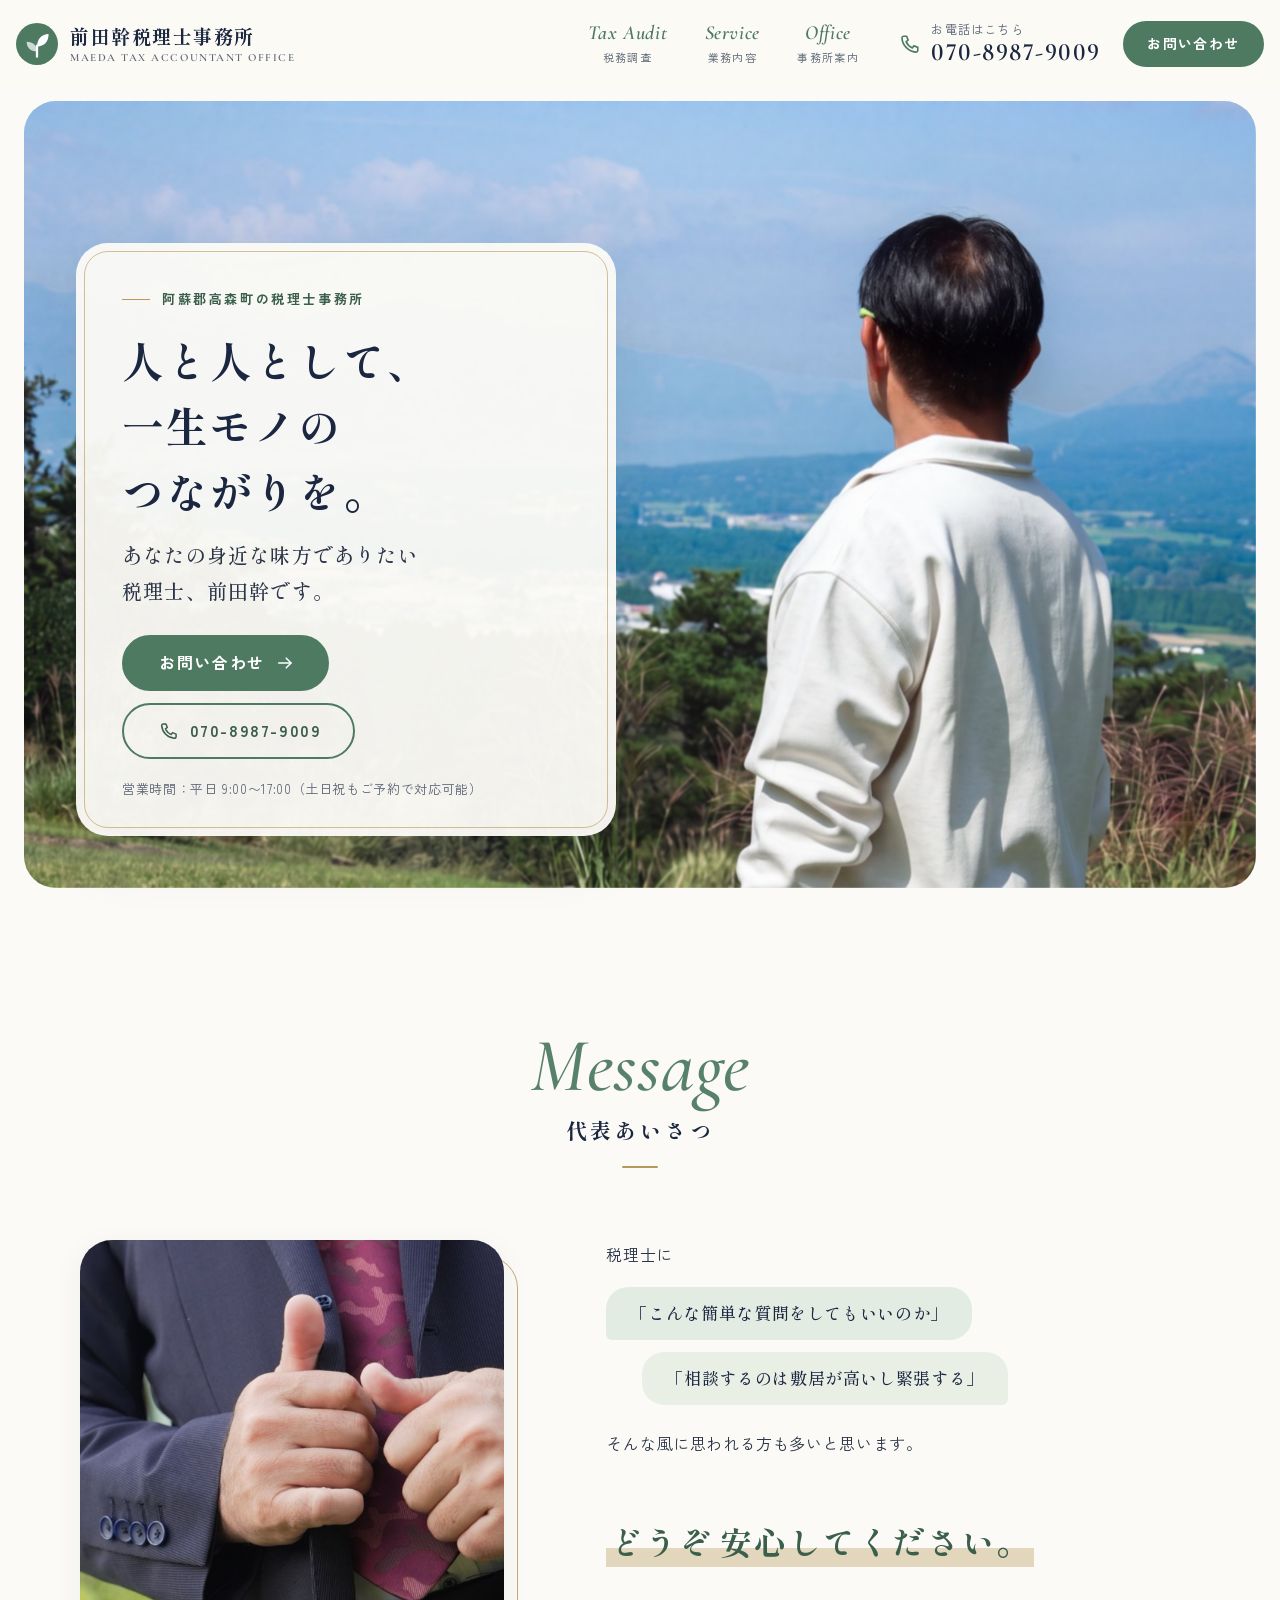
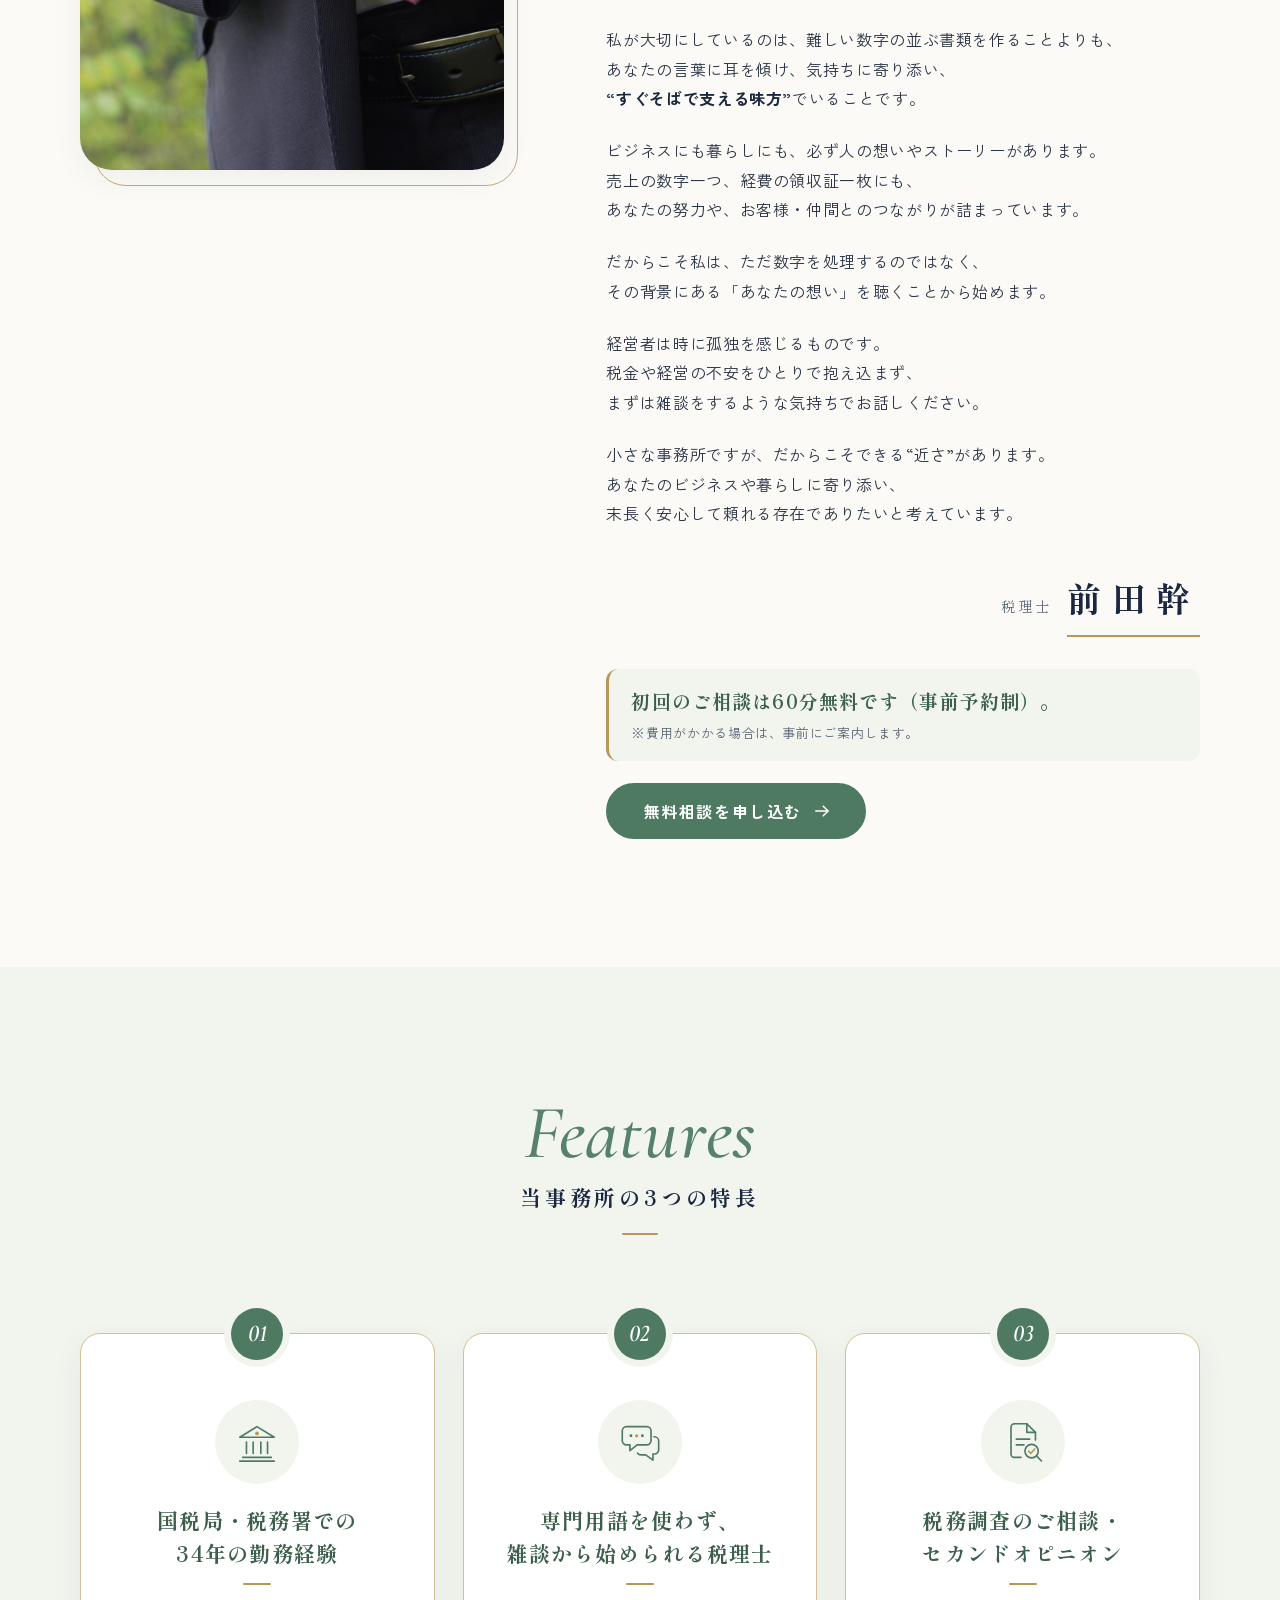
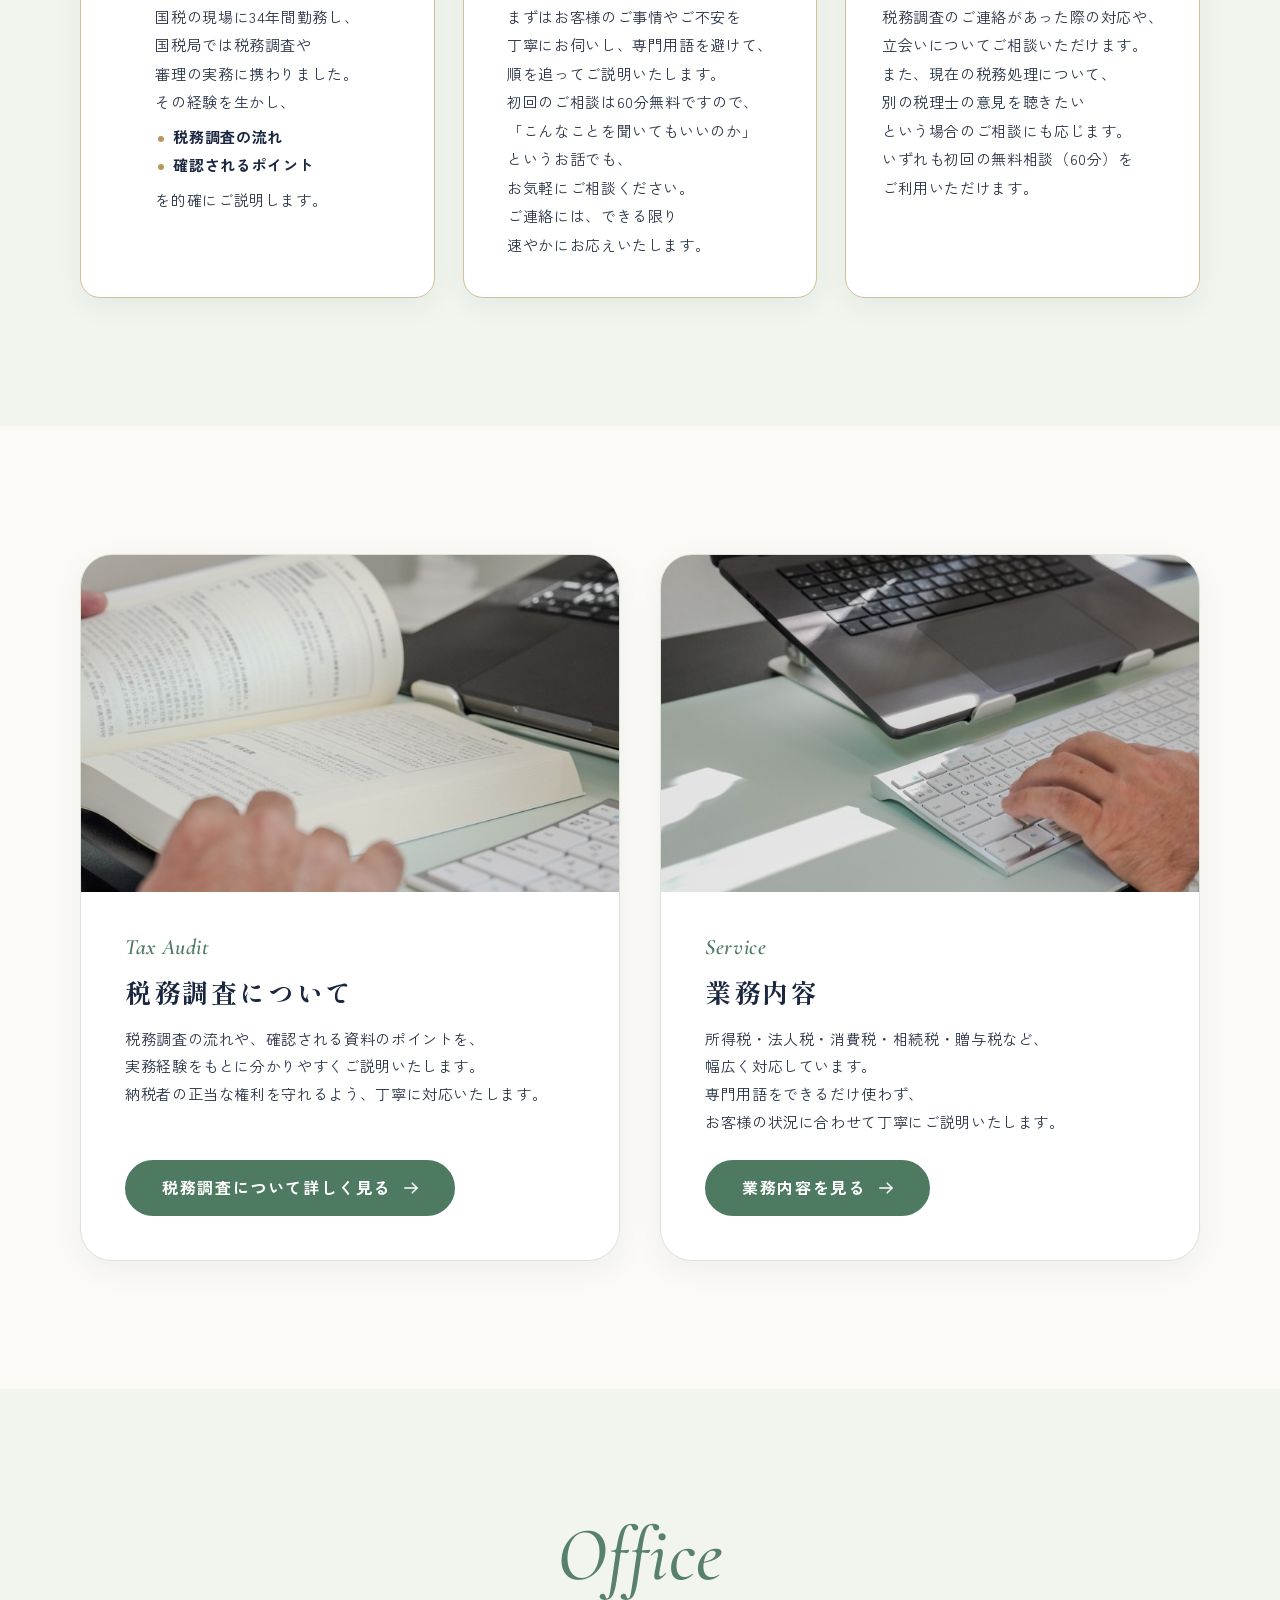
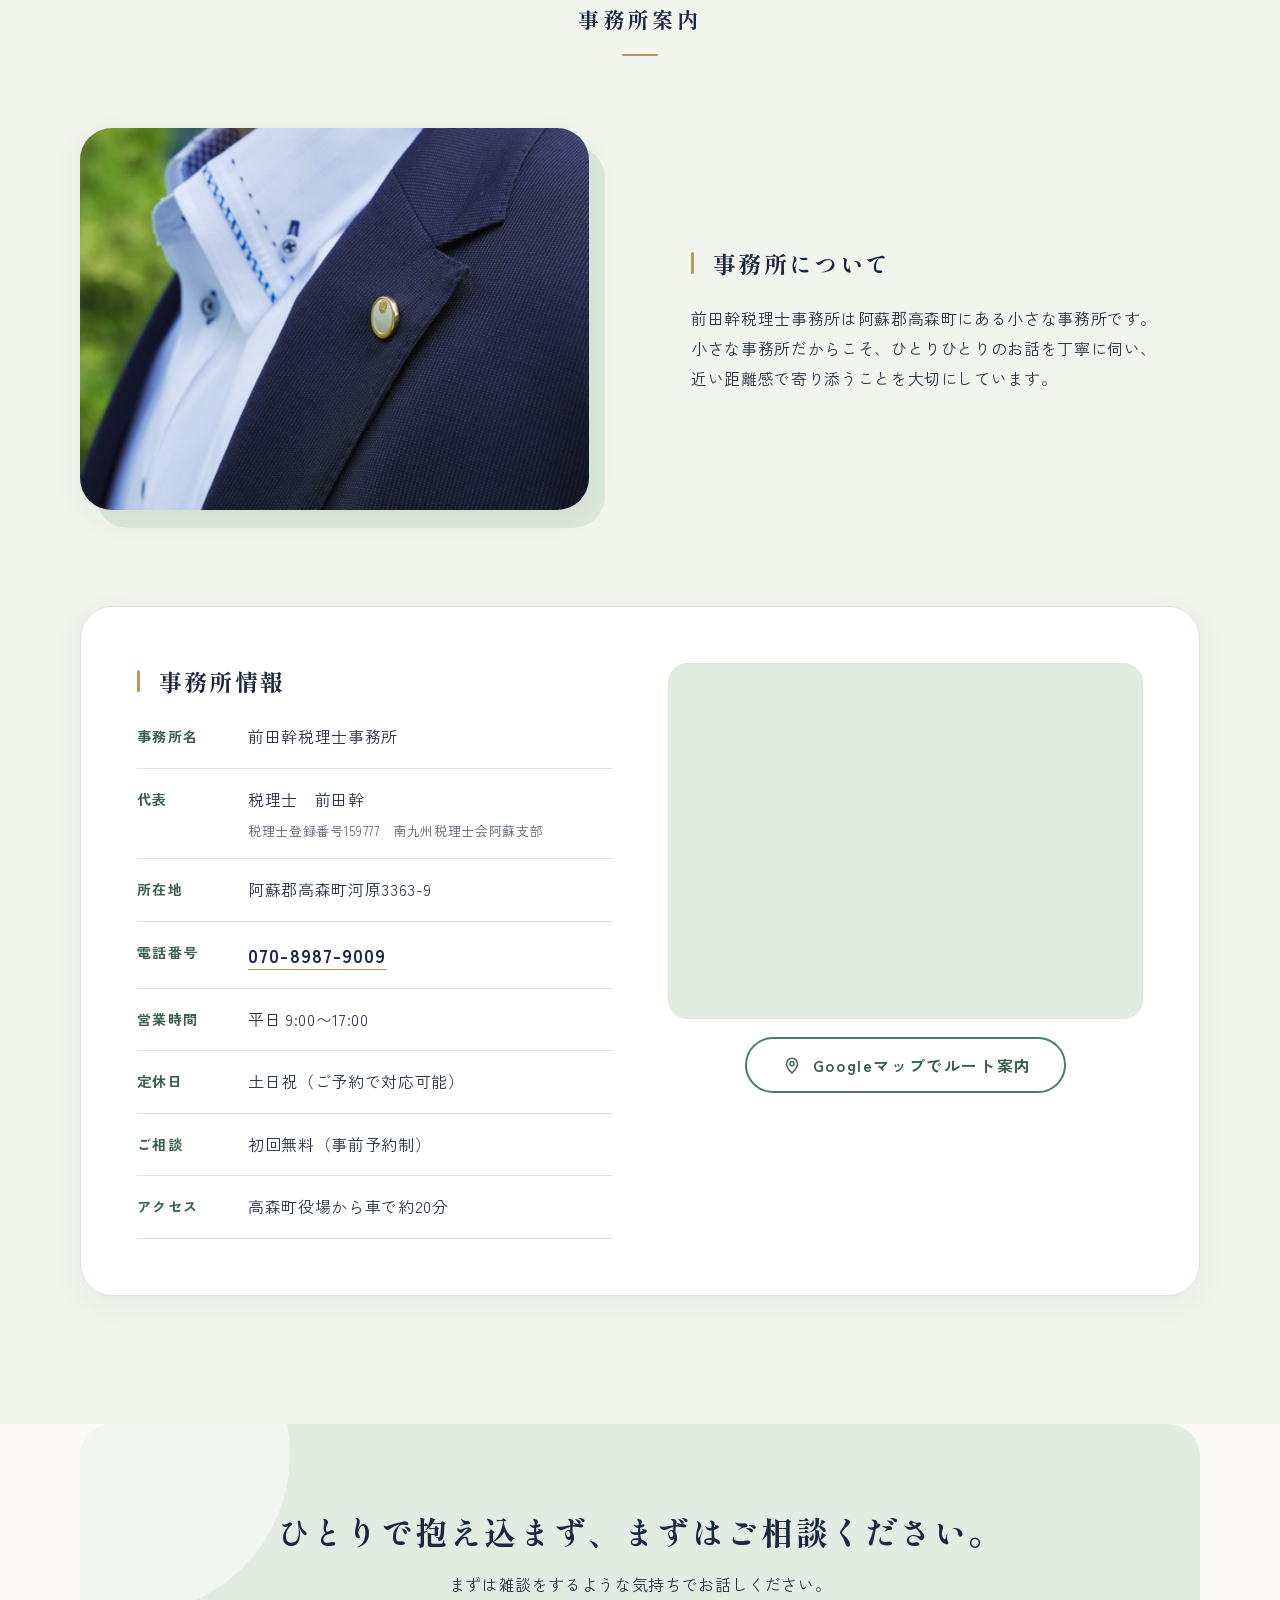
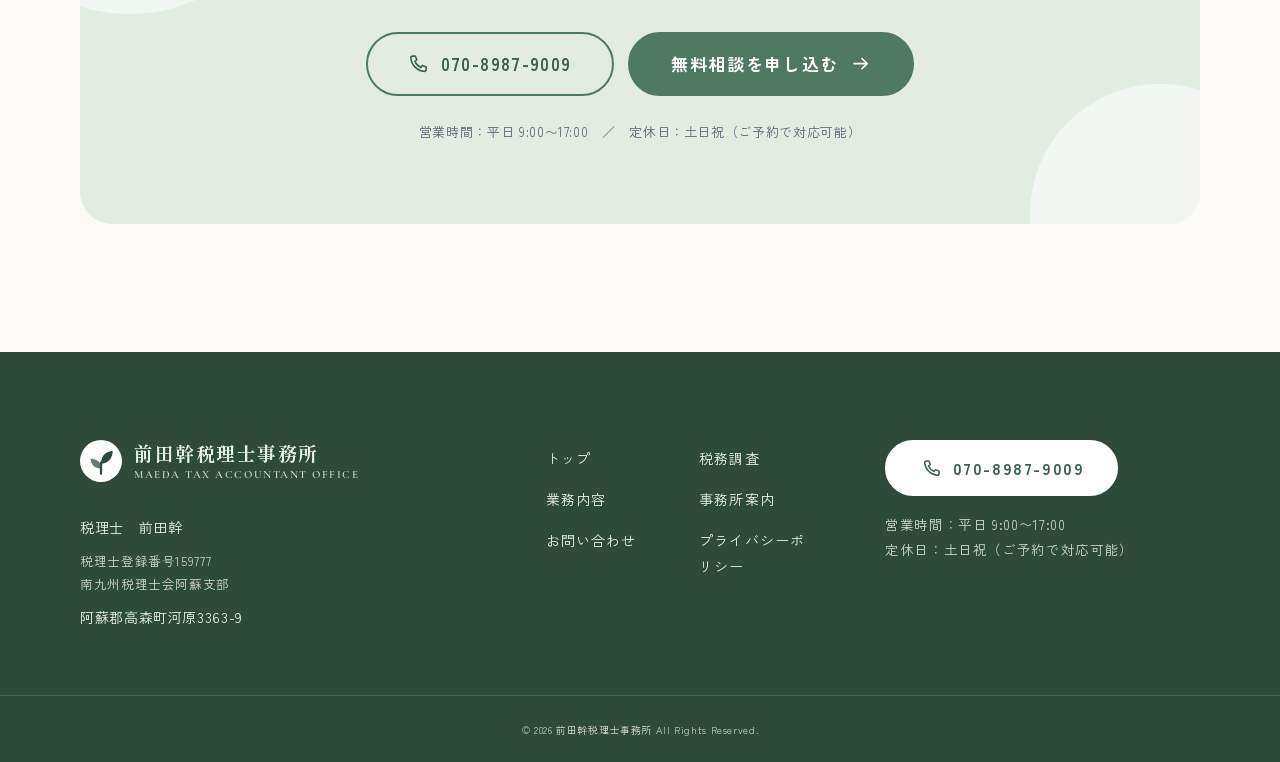
<file: index.html>
<!doctype html>
<html lang="ja">
<head>
<meta charset="utf-8">
<meta name="viewport" content="width=device-width, initial-scale=1">
<title>前田幹税理士事務所｜阿蘇郡高森町の税理士</title>
<meta name="description" content="阿蘇郡高森町の前田幹税理士事務所。国税局・税務署で34年勤務した税理士が、税務調査のご相談・セカンドオピニオンから申告・記帳・相続まで、あなたの身近な味方として寄り添います。">
<meta name="theme-color" content="#FBFAF6">
<meta name="format-detection" content="telephone=no">
<!-- 公開時にドメインが決まったら：og:image を絶対URL（https://〜/assets/img/og-image.jpg）にし、canonical と og:url を追加してください -->
<meta property="og:type" content="website">
<meta property="og:locale" content="ja_JP">
<meta property="og:site_name" content="前田幹税理士事務所">
<meta property="og:title" content="前田幹税理士事務所｜阿蘇郡高森町の税理士">
<meta property="og:description" content="阿蘇郡高森町の前田幹税理士事務所。国税局・税務署で34年勤務した税理士が、税務調査のご相談・セカンドオピニオンから申告・記帳・相続まで、あなたの身近な味方として寄り添います。">
<meta property="og:image" content="assets/img/og-image.jpg">
<meta name="twitter:card" content="summary_large_image">
<link rel="icon" href="assets/img/favicon.svg" type="image/svg+xml">
<link rel="preconnect" href="https://fonts.googleapis.com">
<link rel="preconnect" href="https://fonts.gstatic.com" crossorigin>
<link rel="stylesheet" href="https://fonts.googleapis.com/css2?family=Cormorant+Garamond:ital,wght@0,500;0,600;1,500;1,600&family=Shippori+Mincho:wght@500;700&family=Zen+Kaku+Gothic+New:wght@400;500;700&display=swap">
<link rel="stylesheet" href="assets/css/style.css">
<script>document.documentElement.classList.add('js');setTimeout(function(){if(!window.__siteReady)document.documentElement.classList.remove('js')},4000);</script>
<script type="application/ld+json">
{
  "@context": "https://schema.org",
  "@type": "AccountingService",
  "name": "前田幹税理士事務所",
  "description": "阿蘇郡高森町の税理士事務所。税務調査のご相談・セカンドオピニオン、申告、記帳・経理支援、相続・事業承継。",
  "telephone": "+81-70-8987-9009",
  "address": {
    "@type": "PostalAddress",
    "addressCountry": "JP",
    "addressRegion": "熊本県",
    "addressLocality": "阿蘇郡高森町",
    "streetAddress": "河原3363-9"
  },
  "openingHoursSpecification": [
    {
      "@type": "OpeningHoursSpecification",
      "dayOfWeek": [
        "Monday",
        "Tuesday",
        "Wednesday",
        "Thursday",
        "Friday"
      ],
      "opens": "09:00",
      "closes": "17:00"
    }
  ]
}
</script>
</head>
<body class="page-home">
<a class="skip-link" href="#main">本文へスキップ</a>
<!-- SVGアイコン（インライン・スプライト）。各所で <svg class="icon"><use href="#i-xxx"/></svg> として参照 -->
<svg xmlns="http://www.w3.org/2000/svg" width="0" height="0" style="position:absolute" aria-hidden="true" focusable="false">
  <defs>
    <!-- ロゴマーク：「幹」＝木の幹から芽吹く若葉（仮のマークです。正式なロゴができたら差し替えてください） -->
    <symbol id="logo-mark" viewBox="0 0 48 48">
      <circle cx="24" cy="24" r="24" style="fill:var(--logo-bg,#4E7A62)"/>
      <path d="M24 38.5V26" fill="none" stroke-width="2.6" stroke-linecap="round" style="stroke:var(--logo-fg,#fff)"/>
      <path d="M24 27C24 18.2 29.6 13 37.2 12.6 37.6 20.6 32.2 27 24 27Z" style="fill:var(--logo-fg,#fff)"/>
      <path d="M24 32.5C24 25.4 19.4 21.6 12.2 21.4 12.2 28 16.4 32.5 24 32.5Z" style="fill:var(--logo-fg,#fff);fill-opacity:.72"/>
    </symbol>

    <!-- UIアイコン（24px） -->
    <symbol id="i-phone" viewBox="0 0 24 24">
      <path d="M5.2 3.5h3.1l1.7 4.3-2.3 1.6a12.5 12.5 0 0 0 6.9 6.9l1.6-2.3 4.3 1.7v3.1a2 2 0 0 1-2.1 2A16.7 16.7 0 0 1 3.2 5.6a2 2 0 0 1 2-2.1z"/>
    </symbol>
    <symbol id="i-mail" viewBox="0 0 24 24">
      <rect x="3" y="5" width="18" height="14" rx="2.6"/>
      <path d="m3.8 7.6 8.2 5.9 8.2-5.9"/>
    </symbol>
    <symbol id="i-arrow" viewBox="0 0 24 24">
      <path d="M4.5 12h14.5"/>
      <path d="m13.5 6.2 5.8 5.8-5.8 5.8"/>
    </symbol>
    <symbol id="i-pin" viewBox="0 0 24 24">
      <path d="M12 21.5s-6.6-5.6-6.6-11a6.6 6.6 0 0 1 13.2 0c0 5.4-6.6 11-6.6 11z"/>
      <circle cx="12" cy="10.5" r="2.4"/>
    </symbol>
    <symbol id="i-clock" viewBox="0 0 24 24">
      <circle cx="12" cy="12" r="9.2"/>
      <path d="M12 7v5.2l3.4 2"/>
    </symbol>
    <symbol id="i-check" viewBox="0 0 24 24">
      <path d="m4.8 12.6 4.9 4.9 9.5-10.3"/>
    </symbol>
    <symbol id="i-check-circle" viewBox="0 0 24 24">
      <circle cx="12" cy="12" r="9.6"/>
      <path d="m7.8 12.5 3 3 5.5-6.2"/>
    </symbol>
    <symbol id="i-info" viewBox="0 0 24 24">
      <circle cx="12" cy="12" r="9.6"/>
      <path d="M12 11v5.6"/>
      <path d="M12 7.7h.01"/>
    </symbol>
    <symbol id="i-external" viewBox="0 0 24 24">
      <path d="M14 4h6v6"/>
      <path d="M20 4l-9.4 9.4"/>
      <path d="M18 14v4.5a1.5 1.5 0 0 1-1.5 1.5h-11A1.5 1.5 0 0 1 4 18.5v-11A1.5 1.5 0 0 1 5.5 6H10"/>
    </symbol>

    <!-- 特長・業務アイコン（48px／線＋ゴールドのアクセント） -->
    <symbol id="i-building" viewBox="0 0 48 48">
      <path d="M6 19 24 8l18 11z"/>
      <path d="M13 24v12M20 24v12M28 24v12M35 24v12"/>
      <path d="M9 40h30M6 44h36"/>
      <circle class="acc" cx="24" cy="15" r="2"/>
    </symbol>
    <symbol id="i-talk" viewBox="0 0 48 48">
      <path d="M10 8h21a4.5 4.5 0 0 1 4.5 4.5v10A4.5 4.5 0 0 1 31 27H21l-7.5 6v-6H10a4.5 4.5 0 0 1-4.5-4.5v-10A4.5 4.5 0 0 1 10 8z"/>
      <path d="M38.5 18.5h.5a4.5 4.5 0 0 1 4.5 4.5v9a4.5 4.5 0 0 1-4.5 4.5h-1.5V43l-7.5-5.5H25a4.5 4.5 0 0 1-3.6-1.8"/>
      <circle class="dot" cx="14.5" cy="17.5" r="1.5"/>
      <circle class="acc" cx="20.5" cy="17.5" r="1.7"/>
      <circle class="dot" cx="26.5" cy="17.5" r="1.5"/>
    </symbol>
    <symbol id="i-review" viewBox="0 0 48 48">
      <path d="M15 5h13l9 9v8"/>
      <path d="M15 5a3.5 3.5 0 0 0-3.5 3.5v28A3.5 3.5 0 0 0 15 40h7"/>
      <path d="M28 5v9h9"/>
      <path d="M17 21h14M17 27h8"/>
      <circle cx="33" cy="33.5" r="7"/>
      <path d="m38.3 38.8 5 5"/>
      <path class="acc-line" d="m29.8 33.5 2.4 2.4 4-4.7"/>
    </symbol>
    <symbol id="i-doc" viewBox="0 0 48 48">
      <path d="M14 5h15l8 8v28a2 2 0 0 1-2 2H14a2 2 0 0 1-2-2V7a2 2 0 0 1 2-2z"/>
      <path d="M29 5v8h8"/>
      <path d="M17 22h15M17 28h15M17 34h8"/>
      <circle class="acc" cx="33" cy="35" r="3.6"/>
    </symbol>
    <symbol id="i-qa" viewBox="0 0 48 48">
      <path d="M10 7h28a3.5 3.5 0 0 1 3.5 3.5V29a3.5 3.5 0 0 1-3.5 3.5H26L18 40v-7.5h-8A3.5 3.5 0 0 1 6.5 29V10.5A3.5 3.5 0 0 1 10 7z"/>
      <path d="M20.2 17.6a3.9 3.9 0 1 1 5.6 3.5c-1.2.6-1.8 1.4-1.8 2.6"/>
      <circle class="acc" cx="24" cy="27.6" r="1.4"/>
    </symbol>
    <symbol id="i-calc" viewBox="0 0 48 48">
      <rect x="10" y="5" width="28" height="38" rx="3.5"/>
      <rect x="15" y="10" width="18" height="8" rx="1.8"/>
      <circle class="dot" cx="17" cy="25" r="1.6"/>
      <circle class="dot" cx="24" cy="25" r="1.6"/>
      <circle class="dot" cx="31" cy="25" r="1.6"/>
      <circle class="dot" cx="17" cy="31" r="1.6"/>
      <circle class="dot" cx="24" cy="31" r="1.6"/>
      <circle class="dot" cx="31" cy="31" r="1.6"/>
      <circle class="dot" cx="17" cy="37" r="1.6"/>
      <circle class="dot" cx="24" cy="37" r="1.6"/>
      <circle class="acc" cx="31" cy="37" r="1.9"/>
    </symbol>
    <symbol id="i-home" viewBox="0 0 48 48">
      <path d="M5.5 23.5 24 8l18.5 15.5"/>
      <path d="M10 20.5V40a2 2 0 0 0 2 2h24a2 2 0 0 0 2-2V20.5"/>
      <path d="M20 42V31h8v11"/>
      <path class="acc" d="M24 26.4s-4.6-2.9-4.6-5.9a2.5 2.5 0 0 1 4.6-1.4 2.5 2.5 0 0 1 4.6 1.4c0 3-4.6 5.9-4.6 5.9z"/>
    </symbol>
    <symbol id="i-bell" viewBox="0 0 48 48">
      <path d="M24 6c-7 0-12 5.2-12 12v8l-4 7h32l-4-7v-8c0-6.8-5-12-12-12z"/>
      <path d="M19.5 39a4.5 4.5 0 0 0 9 0"/>
      <circle class="acc" cx="24" cy="6" r="2"/>
    </symbol>
  </defs>
</svg>

<!-- ============================================================
     ヘッダー（全ページ共通）
============================================================ -->
<header class="site-header" id="site-header">
  <div class="site-header__inner">
    <a class="logo" href="index.html" aria-label="前田幹税理士事務所 トップページへ">
      <svg class="logo__mark" viewBox="0 0 48 48" aria-hidden="true" focusable="false"><use href="#logo-mark"/></svg>
      <span class="logo__text">
        <span class="logo__name">前田幹税理士事務所</span>
        <span class="logo__sub">Maeda Tax Accountant Office</span>
      </span>
    </a>

    <nav class="gnav" id="gnav" aria-label="メインメニュー">
      <ul class="gnav__list">
        <li><a class="gnav__link" href="tax-audit.html"><span class="gnav__en">Tax Audit</span><span class="gnav__ja">税務調査</span></a></li>
        <li><a class="gnav__link" href="service.html"><span class="gnav__en">Service</span><span class="gnav__ja">業務内容</span></a></li>
        <li><a class="gnav__link" href="index.html#office"><span class="gnav__en">Office</span><span class="gnav__ja">事務所案内</span></a></li>
      </ul>
      <div class="gnav__cta">
        <a class="gnav__tel" href="tel:07089879009">
          <svg class="icon" aria-hidden="true" focusable="false"><use href="#i-phone"/></svg>
          <span class="gnav__tel-body">
            <span class="gnav__tel-label">お電話はこちら</span>
            <span class="gnav__tel-num">070-8987-9009</span>
          </span>
        </a>
        <a class="btn btn--sm" href="service.html#contact"><span>お問い合わせ</span></a>
      </div>
    </nav>

    <button class="menu-btn" type="button" aria-expanded="false" aria-controls="gnav" aria-label="メニューを開く">
      <span class="menu-btn__bars" aria-hidden="true"><span></span><span></span></span>
      <span class="menu-btn__label" aria-hidden="true">Menu</span>
    </button>
  </div>
</header>

<main id="main">
<!-- ============================================================
     1. ファーストビュー（メインビジュアル＋キャッチコピー）
============================================================ -->
<section class="hero" aria-labelledby="hero-title">
  <div class="hero__media">
    <!-- 使用写真：前田様 Web写真00024-00006 修正ver.jpg ／ 配置：トップページ メインビジュアル -->
    <img src="assets/img/aso-view-1400.jpg"
         srcset="assets/img/aso-view-800.jpg 800w, assets/img/aso-view-1400.jpg 1400w, assets/img/aso-view-2000.jpg 2000w"
         sizes="(min-width: 1440px) 1440px, 100vw"
         width="2000" height="1116" fetchpriority="high"
         alt="阿蘇の山並みと高森町の街並みを見渡す後ろ姿（トップページ・メインビジュアル）">
  </div>
  <div class="hero__inner">
    <div class="hero__card">
      <p class="hero__eyebrow">阿蘇郡高森町の税理士事務所</p>
      <h1 class="hero__title" id="hero-title">
        <span class="hero__title-main"><span class="ib">人と人として、</span><span class="ib">一生モノのつながりを。</span></span>
        <span class="hero__title-sub"><span class="ib">あなたの身近な味方でありたい</span><br class="is-sp"><span class="ib">税理士、前田幹です。</span></span>
      </h1>
      <div class="hero__actions">
        <a class="btn" href="service.html#contact"><span>お問い合わせ</span><svg class="icon" aria-hidden="true" focusable="false"><use href="#i-arrow"/></svg></a>
        <a class="btn btn--ghost" href="tel:07089879009"><svg class="icon" aria-hidden="true" focusable="false"><use href="#i-phone"/></svg><span class="nb">070-8987-9009</span></a>
      </div>
      <p class="hero__note">営業時間：平日 9:00〜17:00<br class="is-sp">（土日祝もご予約で対応可能）</p>
    </div>
  </div>
</section>


<!-- ============================================================
     2. 代表あいさつ
============================================================ -->
<section class="section message" id="message" aria-labelledby="message-title">
  <div class="container">
    <header class="sec-head reveal">
      <p class="sec-head__en" aria-hidden="true">Message</p>
      <h2 class="sec-head__ja" id="message-title">代表あいさつ</h2>
    </header>

    <div class="message__grid">
      <figure class="photo message__photo reveal">
        <!-- 使用写真：前田様 Web写真00013.jpg（縦長にトリミング）／ 配置：トップページ 代表あいさつ -->
        <img src="assets/img/thumbs-up-portrait-960.jpg"
             srcset="assets/img/thumbs-up-portrait-560.jpg 560w, assets/img/thumbs-up-portrait-960.jpg 960w"
             sizes="(min-width: 900px) 440px, 88vw"
             width="960" height="1200" loading="lazy" decoding="async"
             alt="紺のスーツ姿で親指を立て、「どうぞ安心してください」と伝える手元（トップページ・代表あいさつ）">
      </figure>

      <div class="message__body prose reveal">
        <p>税理士に</p>
        <ul class="bubbles">
          <li>「こんな簡単な質問をしてもいいのか」</li>
          <li>「相談するのは敷居が高いし緊張する」</li>
        </ul>
        <p>そんな風に思われる方も多いと思います。</p>

        <p class="message__assure"><span class="ib">どうぞ</span><span class="ib">安心してください。</span></p>

        <p>私が大切にしているのは、<br class="is-sp">難しい数字の並ぶ書類を作ることよりも、<br class="is-pc"><br class="is-sp">あなたの言葉に耳を傾け、気持ちに寄り添い、<strong><br class="is-pc"><br class="is-sp">“すぐそばで支える味方”</strong>でいることです。</p>
        <p>ビジネスにも暮らしにも、<br class="is-sp">必ず人の想いやストーリーがあります。<br class="is-pc"><br class="is-sp">売上の数字一つ、経費の領収証一枚にも、<br class="is-pc"><br class="is-sp">あなたの努力や、<br class="is-sp">お客様・仲間とのつながりが詰まっています。</p>
        <p>だからこそ私は、ただ数字を処理するのではなく、<br class="is-pc"><br class="is-sp">その背景にある<br class="is-sp">「あなたの想い」を聴くことから始めます。</p>
        <p>経営者は時に孤独を感じるものです。<br class="is-pc"><br class="is-sp">税金や経営の不安をひとりで抱え込まず、<br class="is-pc"><br class="is-sp">まずは雑談をするような気持ちでお話しください。</p>
        <p>小さな事務所ですが、<br class="is-sp">だからこそできる“近さ”があります。<br class="is-pc"><br class="is-sp">あなたのビジネスや暮らしに寄り添い、<br class="is-pc"><br class="is-sp">末長く安心して<br class="is-sp">頼れる存在でありたいと考えています。</p>

        <p class="message__sign"><span class="message__sign-role">税理士</span><span class="message__sign-name">前田幹</span></p>
        <p class="free-note"><strong class="free-note__main">初回のご相談は60分無料です<br class="is-sp">（事前予約制）。</strong><small class="free-note__sub">※費用がかかる場合は、事前にご案内します。</small></p>
        <p><a class="btn" href="service.html#contact"><span>無料相談を申し込む</span><svg class="icon" aria-hidden="true" focusable="false"><use href="#i-arrow"/></svg></a></p>
      </div>
    </div>
  </div>
</section>


<!-- ============================================================
     3. 当事務所の3つの特長
============================================================ -->
<section class="section section--soft features" id="features" aria-labelledby="features-title">
  <div class="container">
    <header class="sec-head reveal">
      <p class="sec-head__en" aria-hidden="true">Features</p>
      <h2 class="sec-head__ja" id="features-title">当事務所の3つの特長</h2>
    </header>

    <ul class="features__grid">
      <li class="feature reveal">
        <span class="feature__num" aria-hidden="true">01</span>
        <span class="feature__icon" aria-hidden="true"><svg class="icon icon--xl" focusable="false"><use href="#i-building"/></svg></span>
        <h3 class="feature__title"><span class="ib">国税局・税務署での</span><span class="ib">34年の勤務経験</span></h3>
        <div class="feature__text">
          <p>国税の現場に34年間勤務し、<br class="is-pc"><br class="is-sp">国税局では税務調査や<br class="is-pc">審理の実務に携わりました。<br class="is-pc"><br class="is-sp">その経験を生かし、</p>
          <ul class="feature__points">
            <li>税務調査の流れ</li>
            <li>確認されるポイント</li>
          </ul>
          <p>を的確にご説明します。</p>
        </div>
      </li>
      <li class="feature reveal">
        <span class="feature__num" aria-hidden="true">02</span>
        <span class="feature__icon" aria-hidden="true"><svg class="icon icon--xl" focusable="false"><use href="#i-talk"/></svg></span>
        <h3 class="feature__title"><span class="ib">専門用語を使わず、</span><span class="ib">雑談から始められる税理士</span></h3>
        <p class="feature__text">まずはお客様のご事情やご不安を<br class="is-pc">丁寧にお伺いし、<br class="is-sp">専門用語を避けて、<br class="is-pc">順を追ってご説明いたします。<br class="is-pc"><br class="is-sp">初回のご相談は60分無料ですので、<br class="is-pc"><br class="is-sp">「こんなことを聞いてもいいのか」<br class="is-pc"><br class="is-sp">というお話でも、<br class="is-pc">お気軽にご相談ください。<br class="is-pc"><br class="is-sp">ご連絡には、<br class="is-sp">できる限り<br class="is-pc">速やかにお応えいたします。</p>
      </li>
      <li class="feature reveal">
        <span class="feature__num" aria-hidden="true">03</span>
        <span class="feature__icon" aria-hidden="true"><svg class="icon icon--xl" focusable="false"><use href="#i-review"/></svg></span>
        <h3 class="feature__title"><span class="ib">税務調査のご相談・</span><span class="ib">セカンドオピニオン</span></h3>
        <p class="feature__text">税務調査のご連絡があった際の対応や、<br class="is-pc"><br class="is-sp">立会いについてご相談いただけます。<br class="is-pc"><br class="is-sp">また、現在の税務処理について、<br>別の税理士の意見を聴きたい<br class="is-pc"><br class="is-sp">という場合のご相談にも応じます。<br class="is-pc"><br class="is-sp">いずれも初回の無料相談（60分）を<br class="is-pc"><br class="is-sp">ご利用いただけます。</p>
      </li>
    </ul>
  </div>
</section>


<!-- ============================================================
     4. 税務調査・業務内容への導線
============================================================ -->
<section class="section links" aria-label="税務調査・業務内容のご案内">
  <div class="container">
    <div class="link-cards">

      <article class="link-card reveal">
        <a class="link-card__img" href="tax-audit.html" tabindex="-1" aria-hidden="true">
          <!-- 使用写真：前田様 Web写真00005.jpg ／ 配置：トップページ 税務調査への導線 -->
          <img src="assets/img/law-book-1400.jpg"
               srcset="assets/img/law-book-800.jpg 800w, assets/img/law-book-1400.jpg 1400w"
               sizes="(min-width: 900px) 540px, 92vw"
               width="1400" height="788" loading="lazy" decoding="async"
               alt="法律書のページをめくる手元（トップページ・税務調査への案内）">
        </a>
        <div class="link-card__body">
          <p class="link-card__en" aria-hidden="true">Tax Audit</p>
          <h2 class="link-card__title">税務調査について</h2>
          <p class="link-card__text">税務調査の流れや、<br class="is-sp">確認される資料のポイントを、<br class="is-pc"><br class="is-sp">実務経験をもとに<br class="is-sp">分かりやすくご説明いたします。<br class="is-pc"><br class="is-sp">納税者の正当な権利を守れるよう、<br class="is-sp">丁寧に対応いたします。</p>
          <a class="btn" href="tax-audit.html"><span>税務調査について詳しく見る</span><svg class="icon" aria-hidden="true" focusable="false"><use href="#i-arrow"/></svg></a>
        </div>
      </article>

      <article class="link-card reveal">
        <a class="link-card__img" href="service.html" tabindex="-1" aria-hidden="true">
          <!-- 使用写真：前田様 Web写真00002.jpg ／ 配置：トップページ 業務内容への導線 -->
          <img src="assets/img/keyboard-hand-1400.jpg"
               srcset="assets/img/keyboard-hand-800.jpg 800w, assets/img/keyboard-hand-1400.jpg 1400w"
               sizes="(min-width: 900px) 540px, 92vw"
               width="1400" height="788" loading="lazy" decoding="async"
               alt="ノートパソコンの前でキーボードを打つ手元（トップページ・業務内容への案内）">
        </a>
        <div class="link-card__body">
          <p class="link-card__en" aria-hidden="true">Service</p>
          <h2 class="link-card__title">業務内容</h2>
          <p class="link-card__text">所得税・法人税・消費税・<br class="is-sp">相続税・贈与税など、<br class="is-pc"><br class="is-sp">幅広く対応しています。<br class="is-pc"><br class="is-sp">専門用語をできるだけ使わず、<br class="is-pc"><br class="is-sp">お客様の状況に合わせて<br class="is-sp">丁寧にご説明いたします。</p>
          <a class="btn" href="service.html"><span>業務内容を見る</span><svg class="icon" aria-hidden="true" focusable="false"><use href="#i-arrow"/></svg></a>
        </div>
      </article>

    </div>
  </div>
</section>


<!-- ============================================================
     5. 事務所案内（Googleマップ埋め込み＋ルート案内）
============================================================ -->
<section class="section section--soft office" id="office" aria-labelledby="office-title">
  <div class="container">
    <header class="sec-head reveal">
      <p class="sec-head__en" aria-hidden="true">Office</p>
      <h2 class="sec-head__ja" id="office-title">事務所案内</h2>
    </header>

    <div class="office__about">
      <figure class="photo photo--soft office__photo reveal">
        <!-- 使用写真：前田様 Web写真00019.jpg ／ 配置：トップページ 事務所案内 -->
        <img src="assets/img/lapel-badge-1400.jpg"
             srcset="assets/img/lapel-badge-800.jpg 800w, assets/img/lapel-badge-1400.jpg 1400w"
             sizes="(min-width: 900px) 520px, 92vw"
             width="1400" height="788" loading="lazy" decoding="async"
             alt="スーツの襟元に付けた税理士バッジ（トップページ・事務所案内）">
      </figure>
      <div class="office__about-text prose reveal">
        <h3 class="h3">事務所について</h3>
        <p>前田幹税理士事務所は<br class="is-sp">阿蘇郡高森町にある小さな事務所です。<br class="is-pc"><br class="is-sp">小さな事務所だからこそ、<br class="is-sp">ひとりひとりのお話を丁寧に伺い、<br class="is-pc"><br class="is-sp">近い距離感で寄り添うことを大切にしています。</p>
      </div>
    </div>

    <div class="office__info reveal">
      <div class="office__info-text">
        <h3 class="h3">事務所情報</h3>
        <dl class="info-list">
          <div class="info-list__row"><dt>事務所名</dt><dd>前田幹税理士事務所</dd></div>
          <div class="info-list__row"><dt>代表</dt><dd>税理士　前田幹<small class="info-list__sub"><span class="nb">税理士登録番号159777</span><span class="is-pc">　</span><br class="is-sp"><span class="nb">南九州税理士会阿蘇支部</span></small></dd></div>
          <div class="info-list__row"><dt>所在地</dt><dd>阿蘇郡高森町河原3363-9</dd></div>
          <div class="info-list__row"><dt>電話番号</dt><dd><a class="tel-link nb" href="tel:07089879009">070-8987-9009</a></dd></div>
          <div class="info-list__row"><dt>営業時間</dt><dd>平日 9:00〜17:00</dd></div>
          <div class="info-list__row"><dt>定休日</dt><dd>土日祝（ご予約で対応可能）</dd></div>
          <div class="info-list__row"><dt>ご相談</dt><dd>初回無料（事前予約制）</dd></div>
          <div class="info-list__row"><dt>アクセス</dt><dd>高森町役場から車で約20分</dd></div>
        </dl>
      </div>
      <div class="office__map">
        <!-- Googleマップ：住所検索での埋め込み。ピンの位置がずれる場合は、Googleマップで「共有 → 地図を埋め込む」のURLに差し替えてください -->
        <div class="map">
          <iframe src="https://www.google.com/maps?q=%E7%86%8A%E6%9C%AC%E7%9C%8C%E9%98%BF%E8%98%87%E9%83%A1%E9%AB%98%E6%A3%AE%E7%94%BA%E6%B2%B3%E5%8E%9F3363-9&amp;output=embed&amp;hl=ja&amp;z=15"
                  title="前田幹税理士事務所の所在地（Googleマップ）" loading="lazy"
                  referrerpolicy="no-referrer-when-downgrade" allowfullscreen></iframe>
        </div>
        <p class="office__map-actions">
          <a class="btn btn--ghost" href="https://www.google.com/maps/dir/?api=1&amp;destination=%E7%86%8A%E6%9C%AC%E7%9C%8C%E9%98%BF%E8%98%87%E9%83%A1%E9%AB%98%E6%A3%AE%E7%94%BA%E6%B2%B3%E5%8E%9F3363-9" target="_blank" rel="noopener">
            <svg class="icon" aria-hidden="true" focusable="false"><use href="#i-pin"/></svg>
            <span>Googleマップでルート案内</span>
            <span class="sr-only">（新しいタブで開きます）</span>
          </a>
        </p>
      </div>
    </div>
  </div>
</section>


<!-- ============================================================
     6. お問い合わせへの導線
============================================================ -->
<section class="section cta" aria-labelledby="cta-title">
  <div class="container">
    <div class="cta-band reveal">
      <h2 class="cta-band__title" id="cta-title"><span class="ib">ひとりで抱え込まず、</span><span class="ib">まずはご相談ください。</span></h2>
      <p class="cta-band__text">まずは雑談をするような気持ちで<br class="is-sp">お話しください。</p>
      <div class="cta-band__actions">
        <a class="btn btn--ghost btn--lg" href="tel:07089879009"><svg class="icon" aria-hidden="true" focusable="false"><use href="#i-phone"/></svg><span class="nb">070-8987-9009</span></a>
        <a class="btn btn--lg" href="service.html#contact"><span>無料相談を申し込む</span><svg class="icon" aria-hidden="true" focusable="false"><use href="#i-arrow"/></svg></a>
      </div>
      <p class="cta-band__note">営業時間：平日 9:00〜17:00<span class="is-pc">　／　</span><br class="is-sp">定休日：土日祝（ご予約で対応可能）</p>
    </div>
  </div>
</section>

</main>
<!-- ============================================================
     フッター（全ページ共通）
============================================================ -->
<footer class="site-footer">
  <div class="site-footer__inner">
    <div class="site-footer__brand">
      <a class="logo logo--light" href="index.html" aria-label="前田幹税理士事務所 トップページへ">
        <svg class="logo__mark" viewBox="0 0 48 48" aria-hidden="true" focusable="false"><use href="#logo-mark"/></svg>
        <span class="logo__text">
          <span class="logo__name">前田幹税理士事務所</span>
          <span class="logo__sub">Maeda Tax Accountant Office</span>
        </span>
      </a>
      <address class="site-footer__address">
        <p>税理士　前田幹</p>
        <p class="site-footer__small">税理士登録番号159777<br>南九州税理士会阿蘇支部</p>
        <p>阿蘇郡高森町河原3363-9</p>
      </address>
    </div>

    <nav class="site-footer__nav" aria-label="フッターメニュー">
      <ul>
        <li><a href="index.html">トップ</a></li>
        <li><a href="tax-audit.html">税務調査</a></li>
        <li><a href="service.html">業務内容</a></li>
        <li><a href="index.html#office">事務所案内</a></li>
        <li><a href="service.html#contact">お問い合わせ</a></li>
        <li><a href="privacy.html">プライバシーポリシー</a></li>
      </ul>
    </nav>

    <div class="site-footer__contact">
      <a class="btn btn--light" href="tel:07089879009">
        <svg class="icon" aria-hidden="true" focusable="false"><use href="#i-phone"/></svg>
        <span class="nb">070-8987-9009</span>
      </a>
      <p class="site-footer__hours">営業時間：平日 9:00〜17:00<br>定休日：土日祝（ご予約で対応可能）</p>
    </div>
  </div>
  <p class="site-footer__copy"><small>© 2026 前田幹税理士事務所 All Rights Reserved.</small></p>
</footer>

<!-- スマホ・タブレット用の固定バー（電話・お問い合わせにすぐ届くように） -->
<div class="sp-bar" role="navigation" aria-label="お電話・お問い合わせ">
  <a class="sp-bar__tel" href="tel:07089879009">
    <svg class="icon" aria-hidden="true" focusable="false"><use href="#i-phone"/></svg>
    <span>電話する</span>
  </a>
  <a class="sp-bar__mail" href="service.html#contact">
    <svg class="icon" aria-hidden="true" focusable="false"><use href="#i-mail"/></svg>
    <span>お問い合わせ</span>
  </a>
</div>

<script src="assets/js/main.js" defer></script>
</body>
</html>
</file>
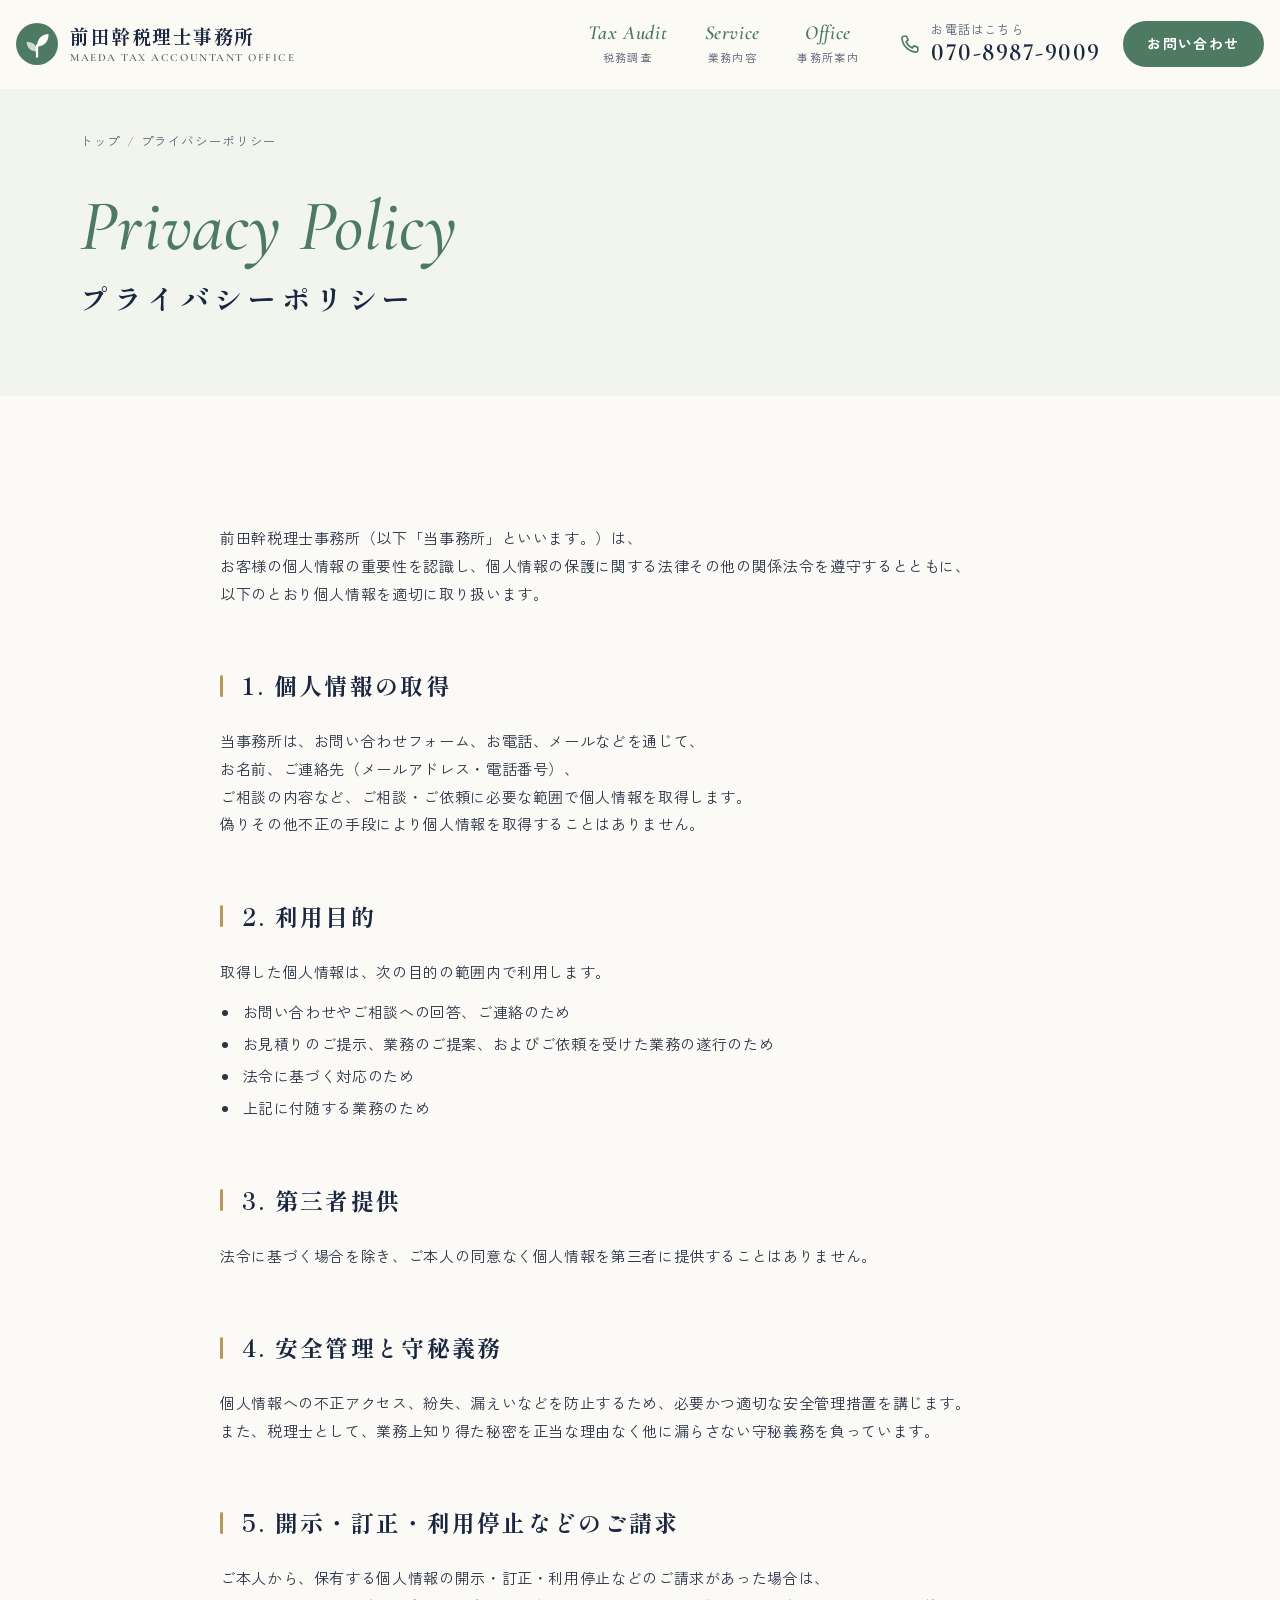
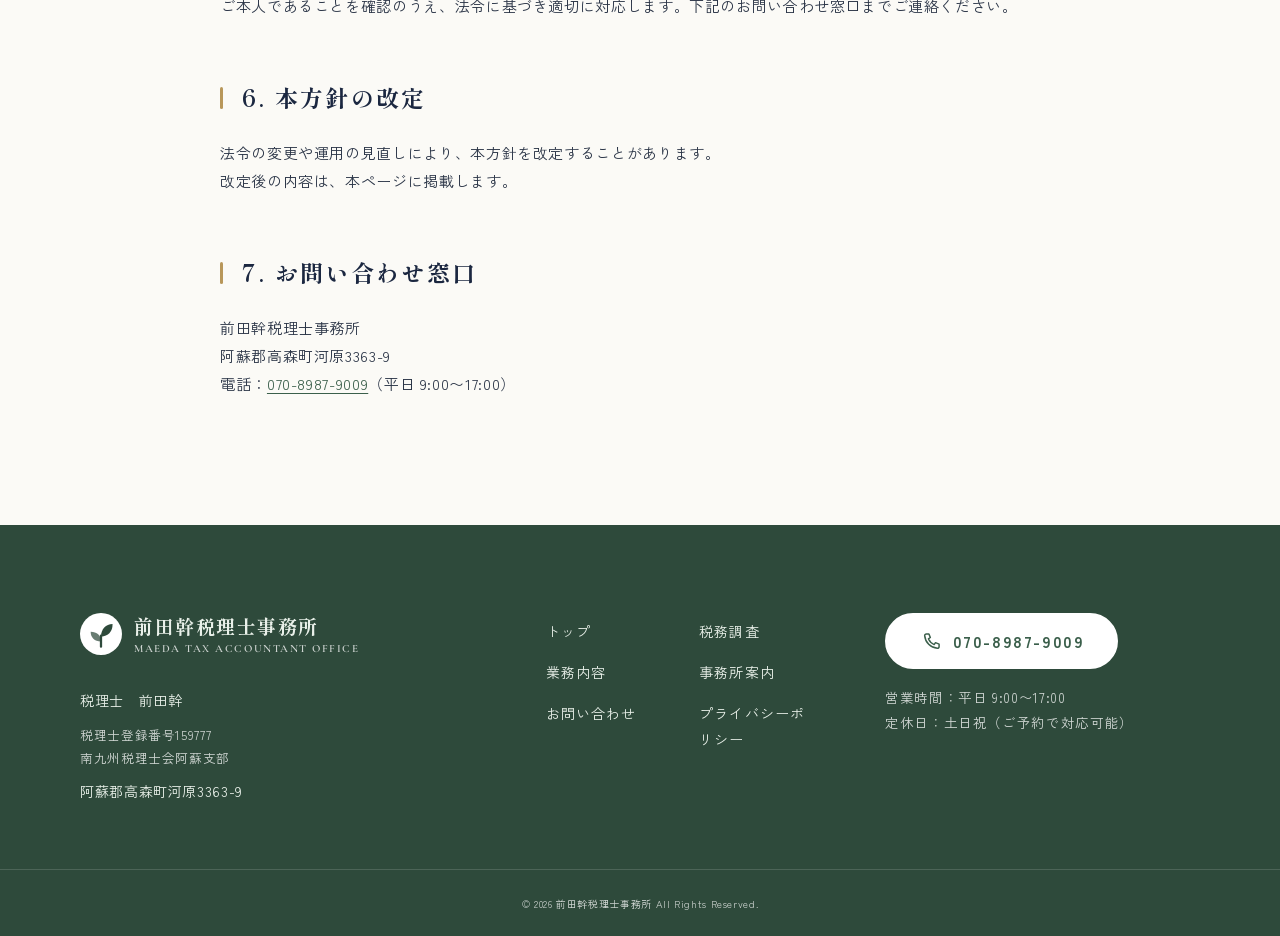
<file: privacy.html>
<!doctype html>
<html lang="ja">
<head>
<meta charset="utf-8">
<meta name="viewport" content="width=device-width, initial-scale=1">
<title>プライバシーポリシー｜前田幹税理士事務所</title>
<meta name="description" content="前田幹税理士事務所の個人情報の取り扱い（プライバシーポリシー）についてご案内します。">
<meta name="theme-color" content="#FBFAF6">
<meta name="format-detection" content="telephone=no">
<!-- 公開時にドメインが決まったら：og:image を絶対URL（https://〜/assets/img/og-image.jpg）にし、canonical と og:url を追加してください -->
<meta property="og:type" content="website">
<meta property="og:locale" content="ja_JP">
<meta property="og:site_name" content="前田幹税理士事務所">
<meta property="og:title" content="プライバシーポリシー｜前田幹税理士事務所">
<meta property="og:description" content="前田幹税理士事務所の個人情報の取り扱い（プライバシーポリシー）についてご案内します。">
<meta property="og:image" content="assets/img/og-image.jpg">
<meta name="twitter:card" content="summary_large_image">
<link rel="icon" href="assets/img/favicon.svg" type="image/svg+xml">
<link rel="preconnect" href="https://fonts.googleapis.com">
<link rel="preconnect" href="https://fonts.gstatic.com" crossorigin>
<link rel="stylesheet" href="https://fonts.googleapis.com/css2?family=Cormorant+Garamond:ital,wght@0,500;0,600;1,500;1,600&family=Shippori+Mincho:wght@500;700&family=Zen+Kaku+Gothic+New:wght@400;500;700&display=swap">
<link rel="stylesheet" href="assets/css/style.css">
<script>document.documentElement.classList.add('js');setTimeout(function(){if(!window.__siteReady)document.documentElement.classList.remove('js')},4000);</script>
</head>
<body class="page-privacy">
<a class="skip-link" href="#main">本文へスキップ</a>
<!-- SVGアイコン（インライン・スプライト）。各所で <svg class="icon"><use href="#i-xxx"/></svg> として参照 -->
<svg xmlns="http://www.w3.org/2000/svg" width="0" height="0" style="position:absolute" aria-hidden="true" focusable="false">
  <defs>
    <!-- ロゴマーク：「幹」＝木の幹から芽吹く若葉（仮のマークです。正式なロゴができたら差し替えてください） -->
    <symbol id="logo-mark" viewBox="0 0 48 48">
      <circle cx="24" cy="24" r="24" style="fill:var(--logo-bg,#4E7A62)"/>
      <path d="M24 38.5V26" fill="none" stroke-width="2.6" stroke-linecap="round" style="stroke:var(--logo-fg,#fff)"/>
      <path d="M24 27C24 18.2 29.6 13 37.2 12.6 37.6 20.6 32.2 27 24 27Z" style="fill:var(--logo-fg,#fff)"/>
      <path d="M24 32.5C24 25.4 19.4 21.6 12.2 21.4 12.2 28 16.4 32.5 24 32.5Z" style="fill:var(--logo-fg,#fff);fill-opacity:.72"/>
    </symbol>

    <!-- UIアイコン（24px） -->
    <symbol id="i-phone" viewBox="0 0 24 24">
      <path d="M5.2 3.5h3.1l1.7 4.3-2.3 1.6a12.5 12.5 0 0 0 6.9 6.9l1.6-2.3 4.3 1.7v3.1a2 2 0 0 1-2.1 2A16.7 16.7 0 0 1 3.2 5.6a2 2 0 0 1 2-2.1z"/>
    </symbol>
    <symbol id="i-mail" viewBox="0 0 24 24">
      <rect x="3" y="5" width="18" height="14" rx="2.6"/>
      <path d="m3.8 7.6 8.2 5.9 8.2-5.9"/>
    </symbol>
    <symbol id="i-arrow" viewBox="0 0 24 24">
      <path d="M4.5 12h14.5"/>
      <path d="m13.5 6.2 5.8 5.8-5.8 5.8"/>
    </symbol>
    <symbol id="i-pin" viewBox="0 0 24 24">
      <path d="M12 21.5s-6.6-5.6-6.6-11a6.6 6.6 0 0 1 13.2 0c0 5.4-6.6 11-6.6 11z"/>
      <circle cx="12" cy="10.5" r="2.4"/>
    </symbol>
    <symbol id="i-clock" viewBox="0 0 24 24">
      <circle cx="12" cy="12" r="9.2"/>
      <path d="M12 7v5.2l3.4 2"/>
    </symbol>
    <symbol id="i-check" viewBox="0 0 24 24">
      <path d="m4.8 12.6 4.9 4.9 9.5-10.3"/>
    </symbol>
    <symbol id="i-check-circle" viewBox="0 0 24 24">
      <circle cx="12" cy="12" r="9.6"/>
      <path d="m7.8 12.5 3 3 5.5-6.2"/>
    </symbol>
    <symbol id="i-info" viewBox="0 0 24 24">
      <circle cx="12" cy="12" r="9.6"/>
      <path d="M12 11v5.6"/>
      <path d="M12 7.7h.01"/>
    </symbol>
    <symbol id="i-external" viewBox="0 0 24 24">
      <path d="M14 4h6v6"/>
      <path d="M20 4l-9.4 9.4"/>
      <path d="M18 14v4.5a1.5 1.5 0 0 1-1.5 1.5h-11A1.5 1.5 0 0 1 4 18.5v-11A1.5 1.5 0 0 1 5.5 6H10"/>
    </symbol>

    <!-- 特長・業務アイコン（48px／線＋ゴールドのアクセント） -->
    <symbol id="i-building" viewBox="0 0 48 48">
      <path d="M6 19 24 8l18 11z"/>
      <path d="M13 24v12M20 24v12M28 24v12M35 24v12"/>
      <path d="M9 40h30M6 44h36"/>
      <circle class="acc" cx="24" cy="15" r="2"/>
    </symbol>
    <symbol id="i-talk" viewBox="0 0 48 48">
      <path d="M10 8h21a4.5 4.5 0 0 1 4.5 4.5v10A4.5 4.5 0 0 1 31 27H21l-7.5 6v-6H10a4.5 4.5 0 0 1-4.5-4.5v-10A4.5 4.5 0 0 1 10 8z"/>
      <path d="M38.5 18.5h.5a4.5 4.5 0 0 1 4.5 4.5v9a4.5 4.5 0 0 1-4.5 4.5h-1.5V43l-7.5-5.5H25a4.5 4.5 0 0 1-3.6-1.8"/>
      <circle class="dot" cx="14.5" cy="17.5" r="1.5"/>
      <circle class="acc" cx="20.5" cy="17.5" r="1.7"/>
      <circle class="dot" cx="26.5" cy="17.5" r="1.5"/>
    </symbol>
    <symbol id="i-review" viewBox="0 0 48 48">
      <path d="M15 5h13l9 9v8"/>
      <path d="M15 5a3.5 3.5 0 0 0-3.5 3.5v28A3.5 3.5 0 0 0 15 40h7"/>
      <path d="M28 5v9h9"/>
      <path d="M17 21h14M17 27h8"/>
      <circle cx="33" cy="33.5" r="7"/>
      <path d="m38.3 38.8 5 5"/>
      <path class="acc-line" d="m29.8 33.5 2.4 2.4 4-4.7"/>
    </symbol>
    <symbol id="i-doc" viewBox="0 0 48 48">
      <path d="M14 5h15l8 8v28a2 2 0 0 1-2 2H14a2 2 0 0 1-2-2V7a2 2 0 0 1 2-2z"/>
      <path d="M29 5v8h8"/>
      <path d="M17 22h15M17 28h15M17 34h8"/>
      <circle class="acc" cx="33" cy="35" r="3.6"/>
    </symbol>
    <symbol id="i-qa" viewBox="0 0 48 48">
      <path d="M10 7h28a3.5 3.5 0 0 1 3.5 3.5V29a3.5 3.5 0 0 1-3.5 3.5H26L18 40v-7.5h-8A3.5 3.5 0 0 1 6.5 29V10.5A3.5 3.5 0 0 1 10 7z"/>
      <path d="M20.2 17.6a3.9 3.9 0 1 1 5.6 3.5c-1.2.6-1.8 1.4-1.8 2.6"/>
      <circle class="acc" cx="24" cy="27.6" r="1.4"/>
    </symbol>
    <symbol id="i-calc" viewBox="0 0 48 48">
      <rect x="10" y="5" width="28" height="38" rx="3.5"/>
      <rect x="15" y="10" width="18" height="8" rx="1.8"/>
      <circle class="dot" cx="17" cy="25" r="1.6"/>
      <circle class="dot" cx="24" cy="25" r="1.6"/>
      <circle class="dot" cx="31" cy="25" r="1.6"/>
      <circle class="dot" cx="17" cy="31" r="1.6"/>
      <circle class="dot" cx="24" cy="31" r="1.6"/>
      <circle class="dot" cx="31" cy="31" r="1.6"/>
      <circle class="dot" cx="17" cy="37" r="1.6"/>
      <circle class="dot" cx="24" cy="37" r="1.6"/>
      <circle class="acc" cx="31" cy="37" r="1.9"/>
    </symbol>
    <symbol id="i-home" viewBox="0 0 48 48">
      <path d="M5.5 23.5 24 8l18.5 15.5"/>
      <path d="M10 20.5V40a2 2 0 0 0 2 2h24a2 2 0 0 0 2-2V20.5"/>
      <path d="M20 42V31h8v11"/>
      <path class="acc" d="M24 26.4s-4.6-2.9-4.6-5.9a2.5 2.5 0 0 1 4.6-1.4 2.5 2.5 0 0 1 4.6 1.4c0 3-4.6 5.9-4.6 5.9z"/>
    </symbol>
    <symbol id="i-bell" viewBox="0 0 48 48">
      <path d="M24 6c-7 0-12 5.2-12 12v8l-4 7h32l-4-7v-8c0-6.8-5-12-12-12z"/>
      <path d="M19.5 39a4.5 4.5 0 0 0 9 0"/>
      <circle class="acc" cx="24" cy="6" r="2"/>
    </symbol>
  </defs>
</svg>

<!-- ============================================================
     ヘッダー（全ページ共通）
============================================================ -->
<header class="site-header" id="site-header">
  <div class="site-header__inner">
    <a class="logo" href="index.html" aria-label="前田幹税理士事務所 トップページへ">
      <svg class="logo__mark" viewBox="0 0 48 48" aria-hidden="true" focusable="false"><use href="#logo-mark"/></svg>
      <span class="logo__text">
        <span class="logo__name">前田幹税理士事務所</span>
        <span class="logo__sub">Maeda Tax Accountant Office</span>
      </span>
    </a>

    <nav class="gnav" id="gnav" aria-label="メインメニュー">
      <ul class="gnav__list">
        <li><a class="gnav__link" href="tax-audit.html"><span class="gnav__en">Tax Audit</span><span class="gnav__ja">税務調査</span></a></li>
        <li><a class="gnav__link" href="service.html"><span class="gnav__en">Service</span><span class="gnav__ja">業務内容</span></a></li>
        <li><a class="gnav__link" href="index.html#office"><span class="gnav__en">Office</span><span class="gnav__ja">事務所案内</span></a></li>
      </ul>
      <div class="gnav__cta">
        <a class="gnav__tel" href="tel:07089879009">
          <svg class="icon" aria-hidden="true" focusable="false"><use href="#i-phone"/></svg>
          <span class="gnav__tel-body">
            <span class="gnav__tel-label">お電話はこちら</span>
            <span class="gnav__tel-num">070-8987-9009</span>
          </span>
        </a>
        <a class="btn btn--sm" href="service.html#contact"><span>お問い合わせ</span></a>
      </div>
    </nav>

    <button class="menu-btn" type="button" aria-expanded="false" aria-controls="gnav" aria-label="メニューを開く">
      <span class="menu-btn__bars" aria-hidden="true"><span></span><span></span></span>
      <span class="menu-btn__label" aria-hidden="true">Menu</span>
    </button>
  </div>
</header>

<main id="main">
<!-- ============================================================
     プライバシーポリシー
     ※構成案に本文がなかったため、一般的な内容で作成したドラフトです。
       事務所側でご確認・修正のうえ公開してください（制定日・改定日の追記もお願いします）。
============================================================ -->
<section class="page-hero page-hero--simple">
  <div class="container">
    <nav class="breadcrumb" aria-label="パンくずリスト">
      <ol>
        <li><a href="index.html">トップ</a></li>
        <li aria-current="page">プライバシーポリシー</li>
      </ol>
    </nav>
    <p class="page-hero__en" aria-hidden="true">Privacy Policy</p>
    <h1 class="page-hero__title">プライバシーポリシー</h1>
  </div>
</section>

<section class="section policy-doc">
  <div class="container container--narrow">
    <div class="prose">
      <p>前田幹税理士事務所<br class="is-sp">（以下「当事務所」といいます。）は、<br class="is-pc"><br class="is-sp">お客様の個人情報の重要性を認識し、<br class="is-sp">個人情報の保護に関する法律<br class="is-sp">その他の関係法令を遵守するとともに、<br class="is-pc"><br class="is-sp">以下のとおり個人情報を適切に取り扱います。</p>

      <h2 class="h3">1. 個人情報の取得</h2>
      <p>当事務所は、お問い合わせフォーム、お電話、<br class="is-sp">メールなどを通じて、<br class="is-pc"><br class="is-sp">お名前、ご連絡先（メールアドレス・電話番号）、<br class="is-pc"><br class="is-sp">ご相談の内容など、ご相談・ご依頼に必要な範囲で<br class="is-sp">個人情報を取得します。<br class="is-pc"><br class="is-sp">偽りその他不正の手段により<br class="is-sp">個人情報を取得することはありません。</p>

      <h2 class="h3">2. 利用目的</h2>
      <p>取得した個人情報は、<br class="is-sp">次の目的の範囲内で利用します。</p>
      <ul class="plain-list">
        <li>お問い合わせやご相談への回答、ご連絡のため</li>
        <li>お見積りのご提示、業務のご提案、<br class="is-sp">およびご依頼を受けた業務の遂行のため</li>
        <li>法令に基づく対応のため</li>
        <li>上記に付随する業務のため</li>
      </ul>

      <h2 class="h3">3. 第三者提供</h2>
      <p>法令に基づく場合を除き、<br class="is-sp">ご本人の同意なく個人情報を<br class="is-sp">第三者に提供することはありません。</p>

      <h2 class="h3">4. 安全管理と守秘義務</h2>
      <p>個人情報への不正アクセス、<br class="is-sp">紛失、漏えいなどを防止するため、<br class="is-sp">必要かつ適切な安全管理措置を講じます。<br class="is-pc"><br class="is-sp">また、税理士として、業務上知り得た秘密を<br class="is-sp">正当な理由なく他に漏らさない<br class="is-sp">守秘義務を負っています。</p>

      <h2 class="h3">5. 開示・訂正・利用停止などのご請求</h2>
      <p>ご本人から、保有する個人情報の<br class="is-sp">開示・訂正・利用停止などの<br class="is-sp">ご請求があった場合は、<br class="is-pc"><br class="is-sp">ご本人であることを確認のうえ、<br class="is-sp">法令に基づき適切に対応します。<br class="is-sp">下記のお問い合わせ窓口までご連絡ください。</p>

      <h2 class="h3">6. 本方針の改定</h2>
      <p>法令の変更や運用の見直しにより、<br class="is-sp">本方針を改定することがあります。<br class="is-pc"><br class="is-sp">改定後の内容は、本ページに掲載します。</p>

      <h2 class="h3">7. お問い合わせ窓口</h2>
      <p>前田幹税理士事務所<br>阿蘇郡高森町河原3363-9<br>電話：<a class="nb" href="tel:07089879009">070-8987-9009</a>（平日 9:00〜17:00）</p>
    </div>
  </div>
</section>

</main>
<!-- ============================================================
     フッター（全ページ共通）
============================================================ -->
<footer class="site-footer">
  <div class="site-footer__inner">
    <div class="site-footer__brand">
      <a class="logo logo--light" href="index.html" aria-label="前田幹税理士事務所 トップページへ">
        <svg class="logo__mark" viewBox="0 0 48 48" aria-hidden="true" focusable="false"><use href="#logo-mark"/></svg>
        <span class="logo__text">
          <span class="logo__name">前田幹税理士事務所</span>
          <span class="logo__sub">Maeda Tax Accountant Office</span>
        </span>
      </a>
      <address class="site-footer__address">
        <p>税理士　前田幹</p>
        <p class="site-footer__small">税理士登録番号159777<br>南九州税理士会阿蘇支部</p>
        <p>阿蘇郡高森町河原3363-9</p>
      </address>
    </div>

    <nav class="site-footer__nav" aria-label="フッターメニュー">
      <ul>
        <li><a href="index.html">トップ</a></li>
        <li><a href="tax-audit.html">税務調査</a></li>
        <li><a href="service.html">業務内容</a></li>
        <li><a href="index.html#office">事務所案内</a></li>
        <li><a href="service.html#contact">お問い合わせ</a></li>
        <li><a href="privacy.html">プライバシーポリシー</a></li>
      </ul>
    </nav>

    <div class="site-footer__contact">
      <a class="btn btn--light" href="tel:07089879009">
        <svg class="icon" aria-hidden="true" focusable="false"><use href="#i-phone"/></svg>
        <span class="nb">070-8987-9009</span>
      </a>
      <p class="site-footer__hours">営業時間：平日 9:00〜17:00<br>定休日：土日祝（ご予約で対応可能）</p>
    </div>
  </div>
  <p class="site-footer__copy"><small>© 2026 前田幹税理士事務所 All Rights Reserved.</small></p>
</footer>

<!-- スマホ・タブレット用の固定バー（電話・お問い合わせにすぐ届くように） -->
<div class="sp-bar" role="navigation" aria-label="お電話・お問い合わせ">
  <a class="sp-bar__tel" href="tel:07089879009">
    <svg class="icon" aria-hidden="true" focusable="false"><use href="#i-phone"/></svg>
    <span>電話する</span>
  </a>
  <a class="sp-bar__mail" href="service.html#contact">
    <svg class="icon" aria-hidden="true" focusable="false"><use href="#i-mail"/></svg>
    <span>お問い合わせ</span>
  </a>
</div>

<script src="assets/js/main.js" defer></script>
</body>
</html>
</file>
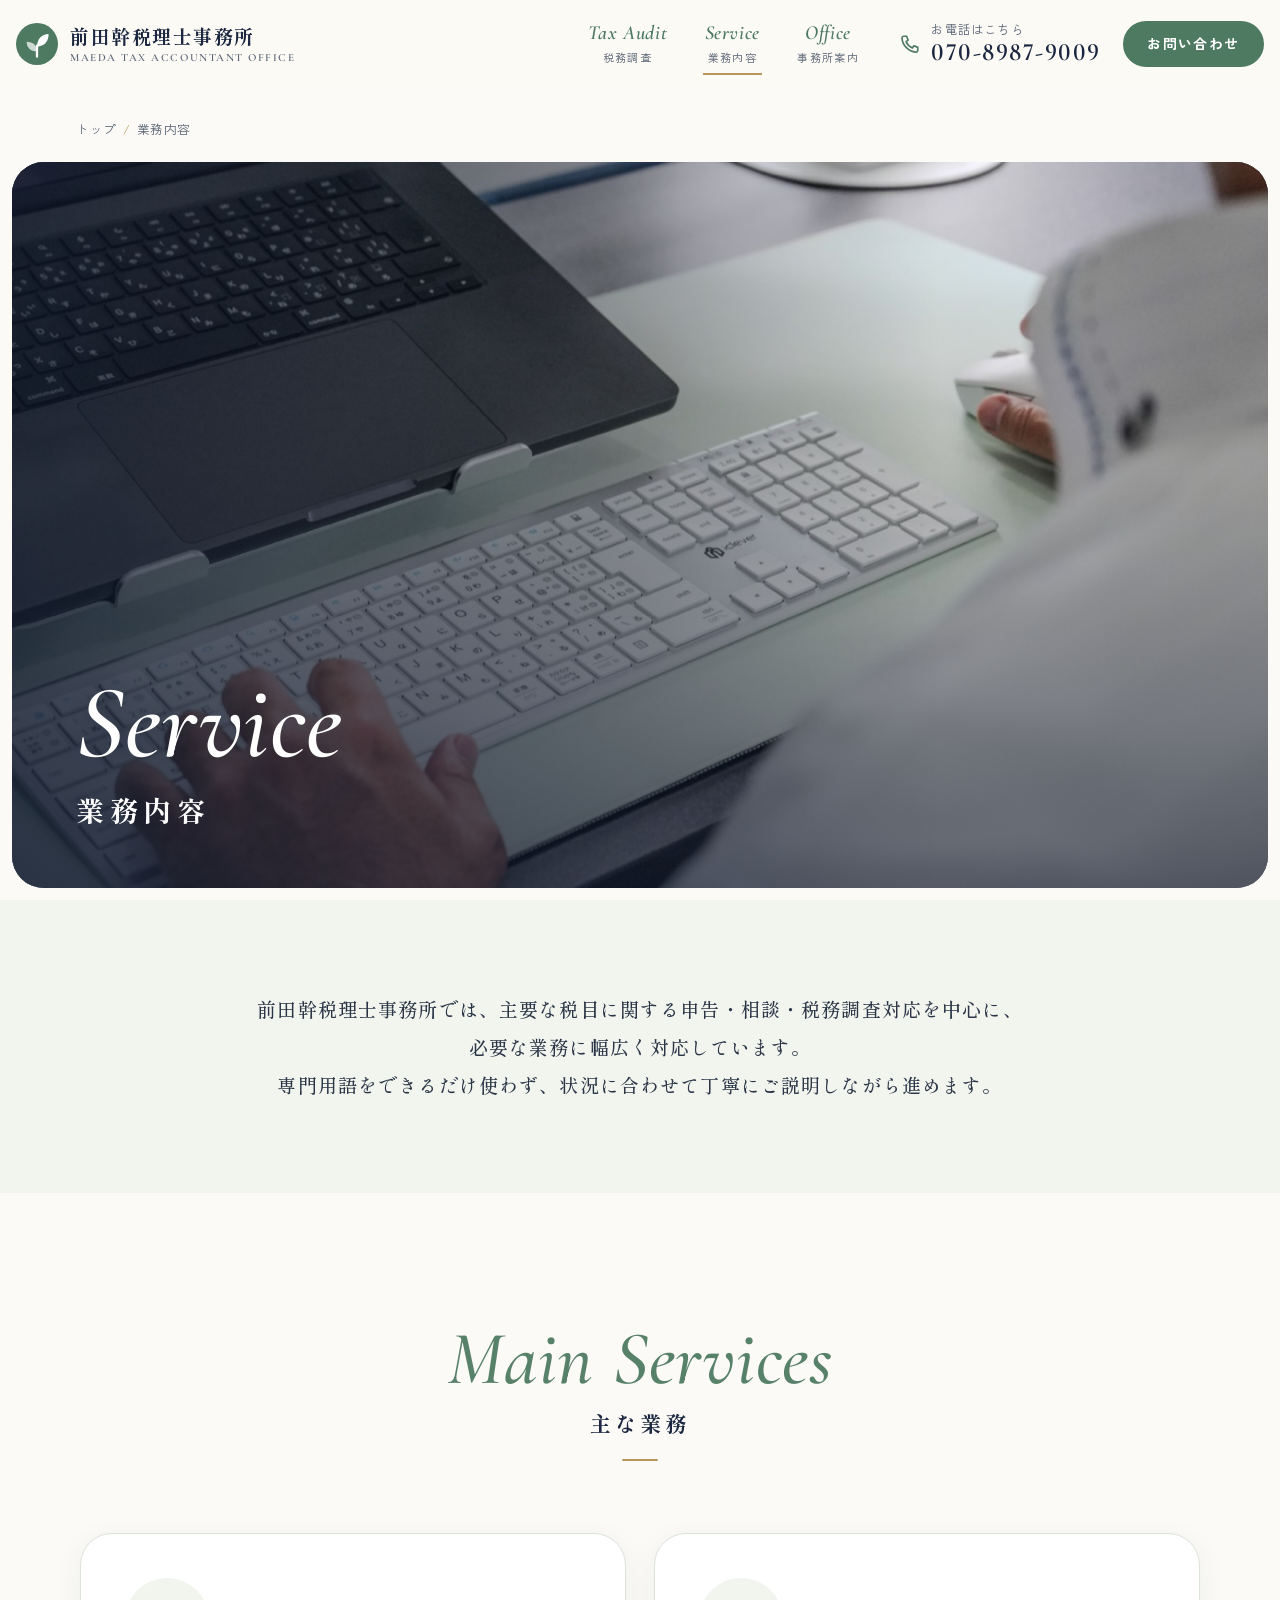
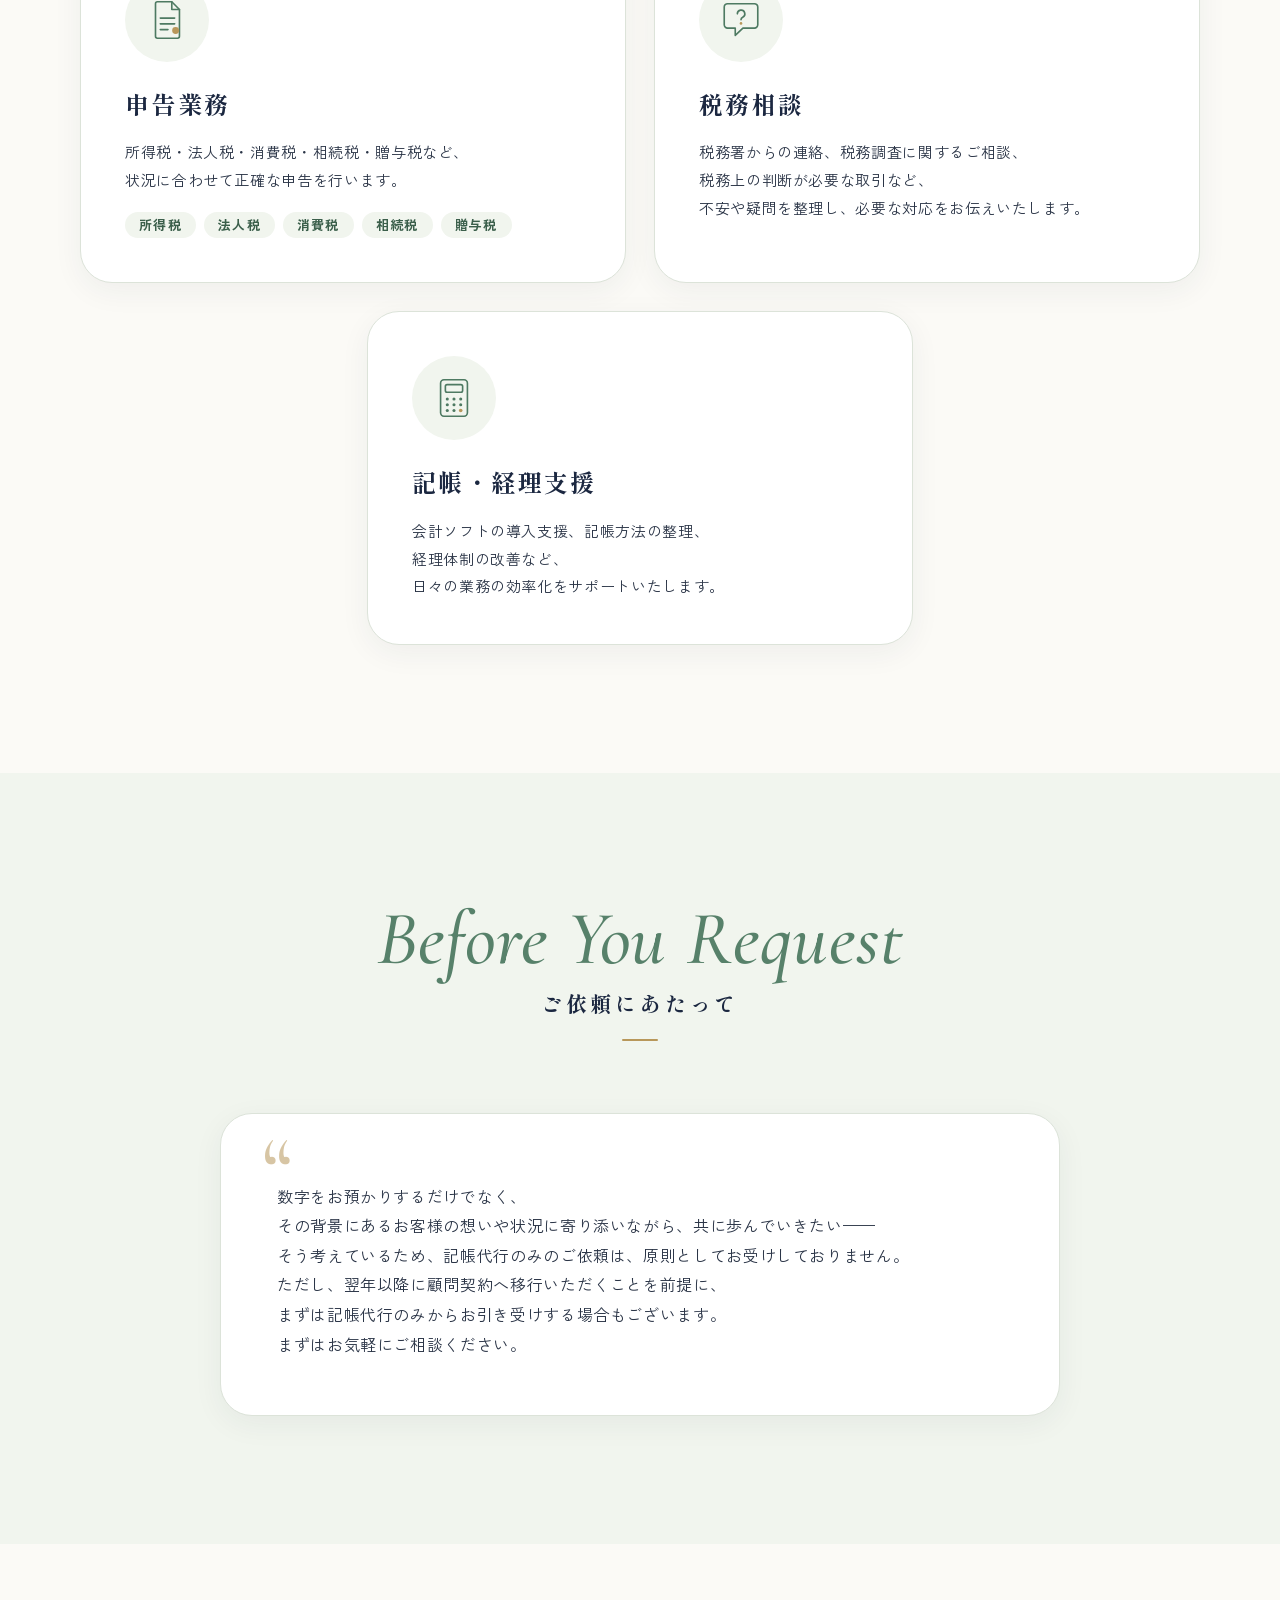
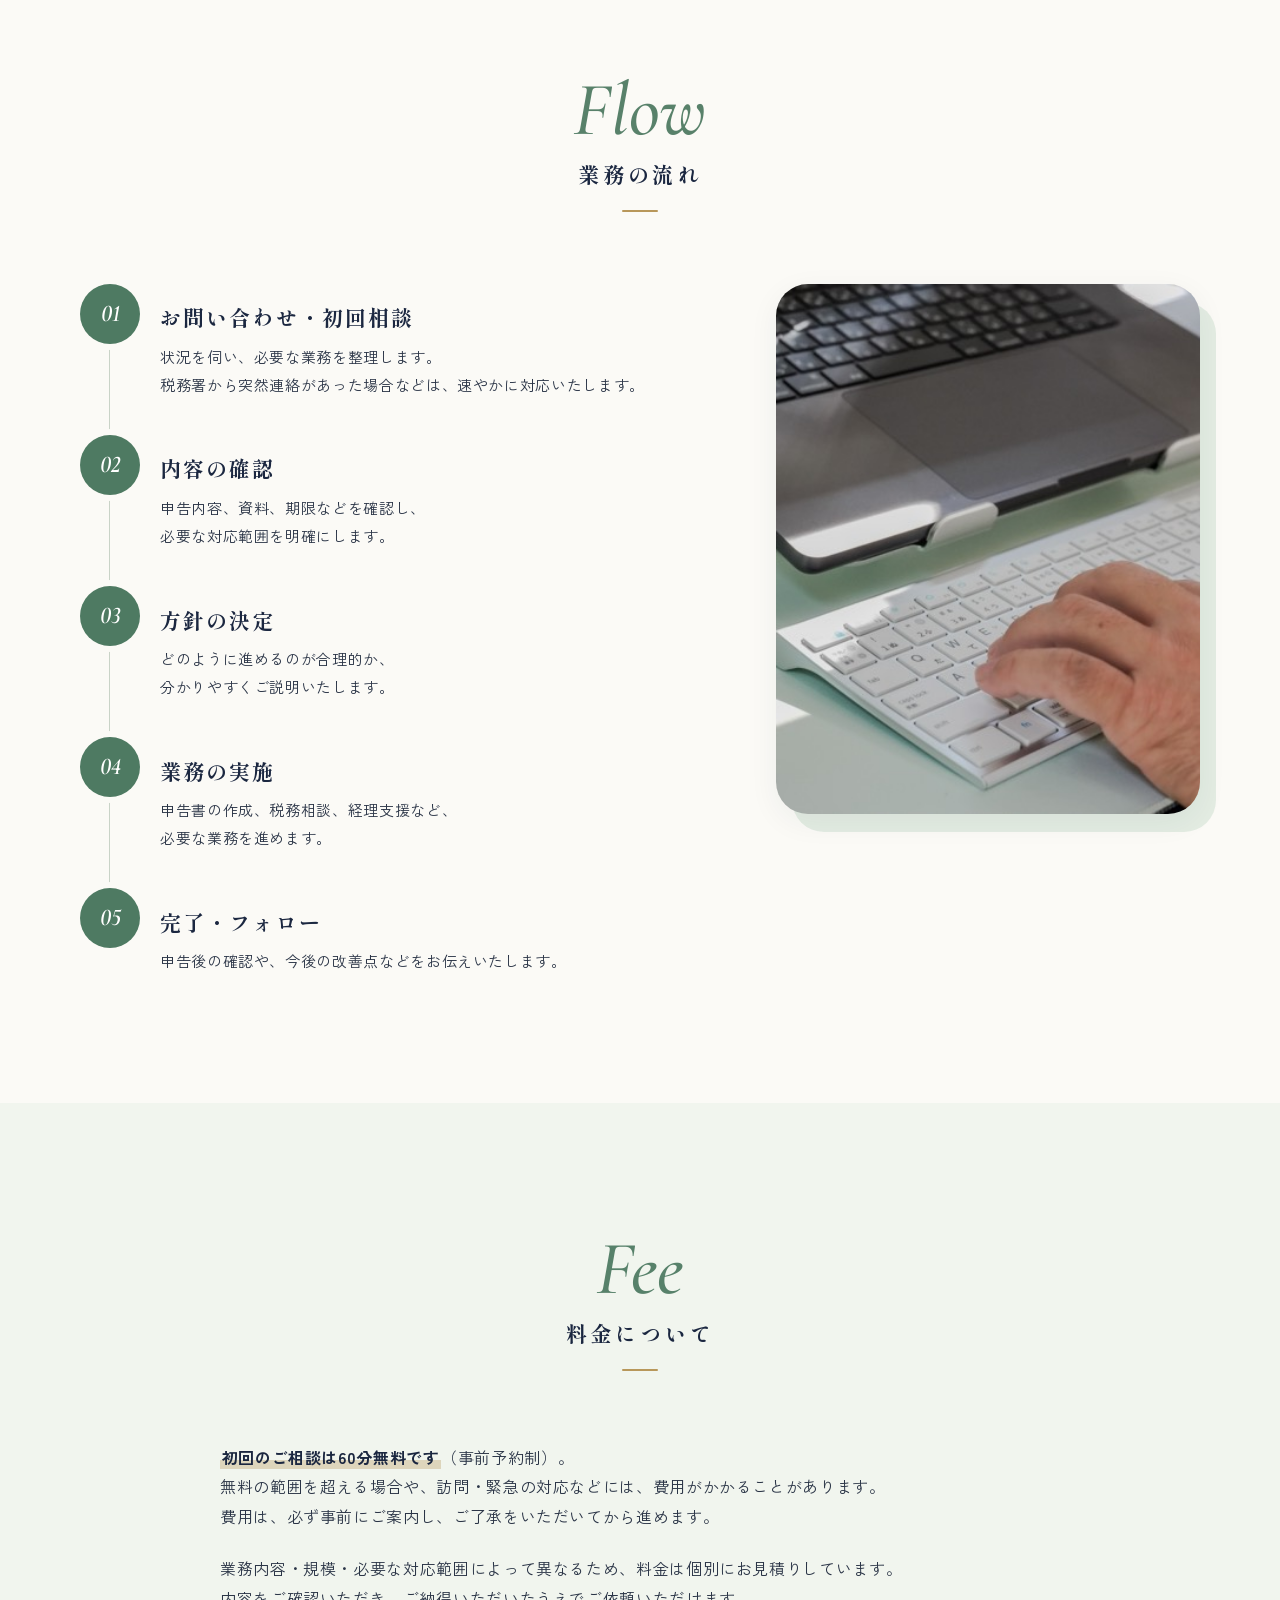
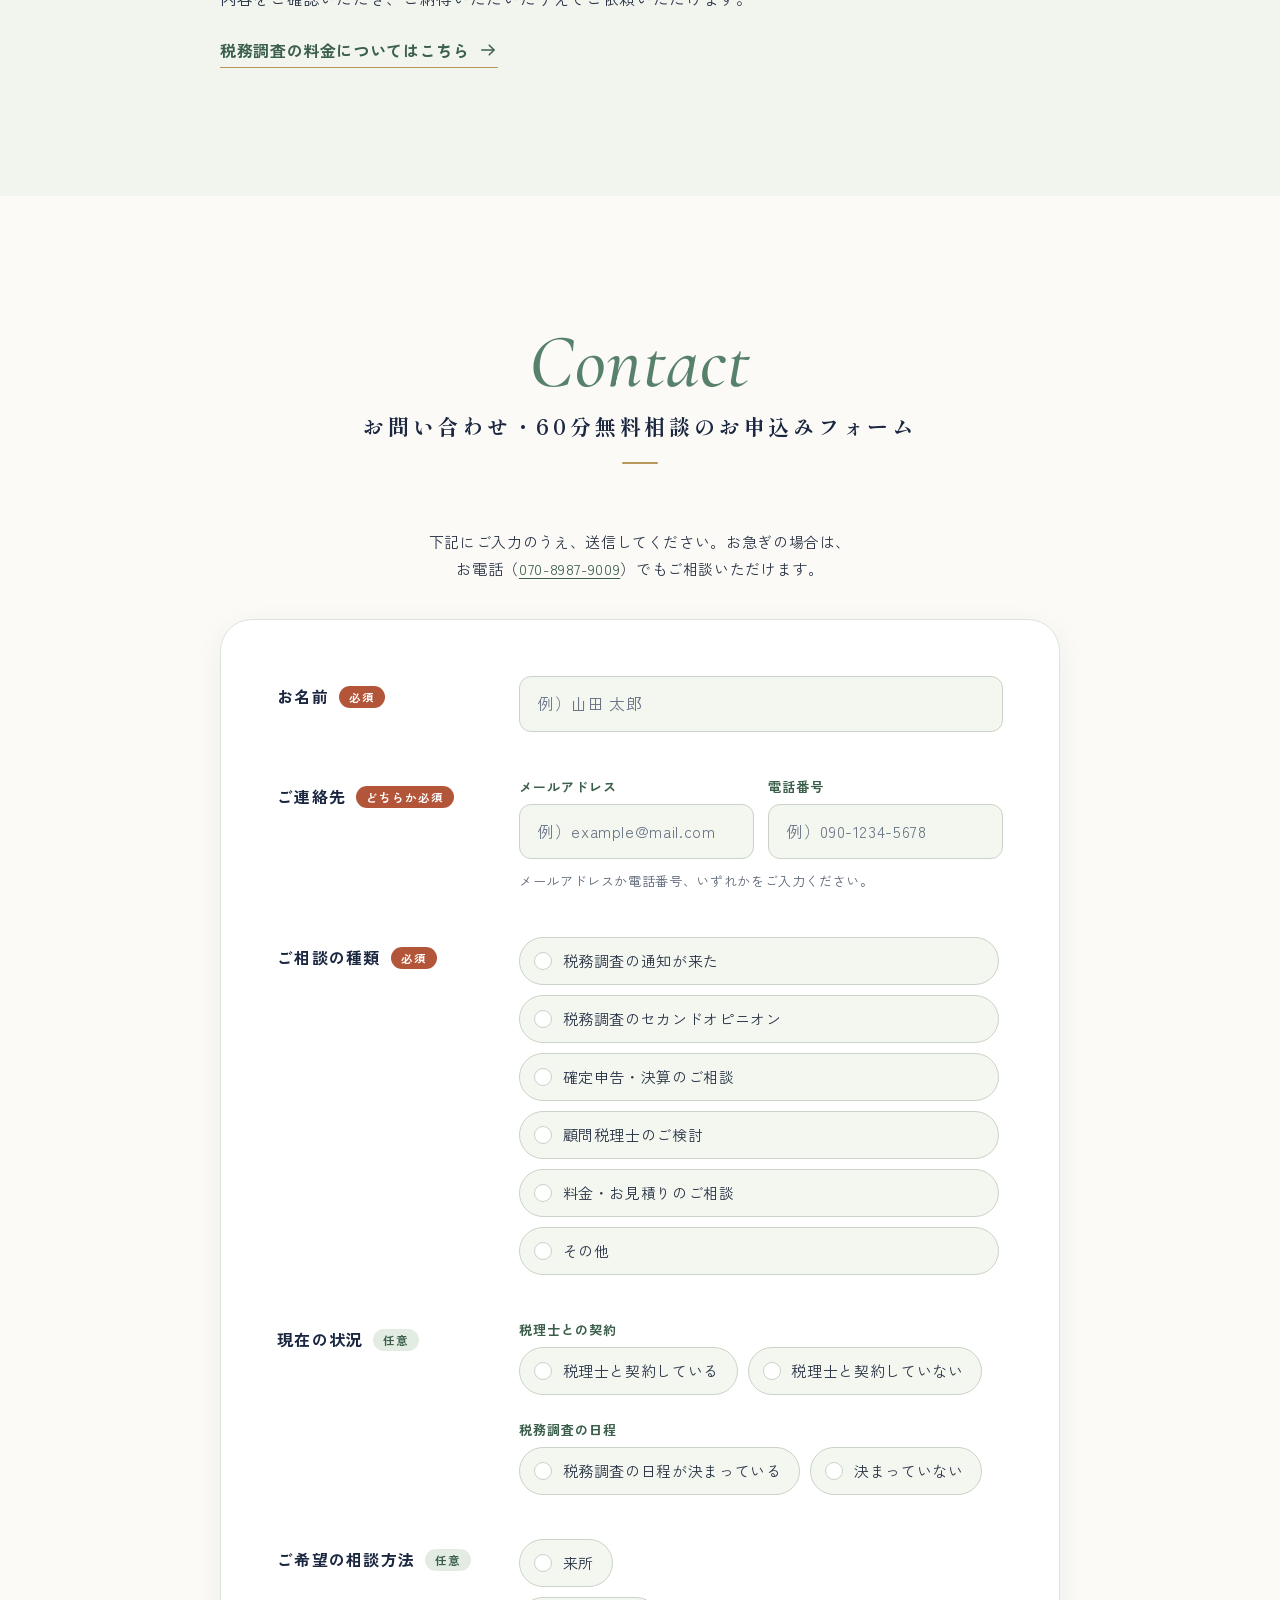
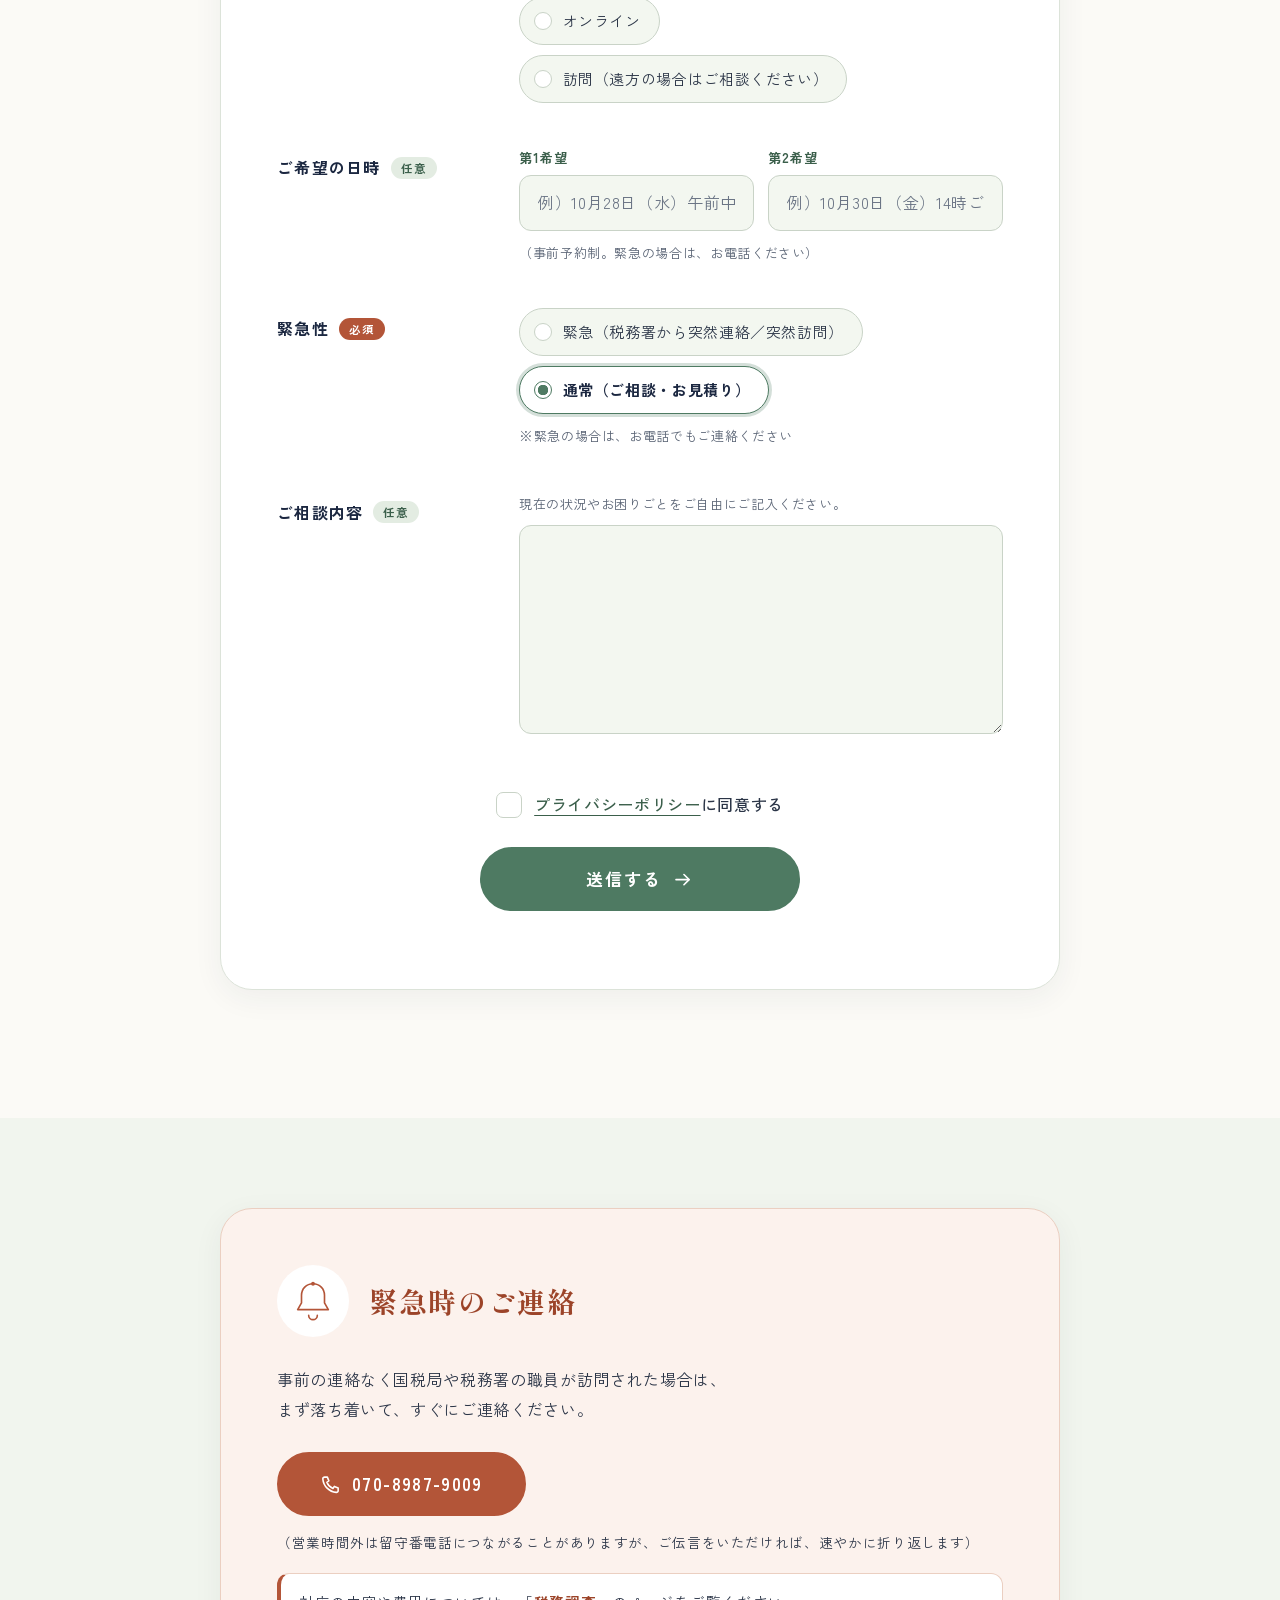
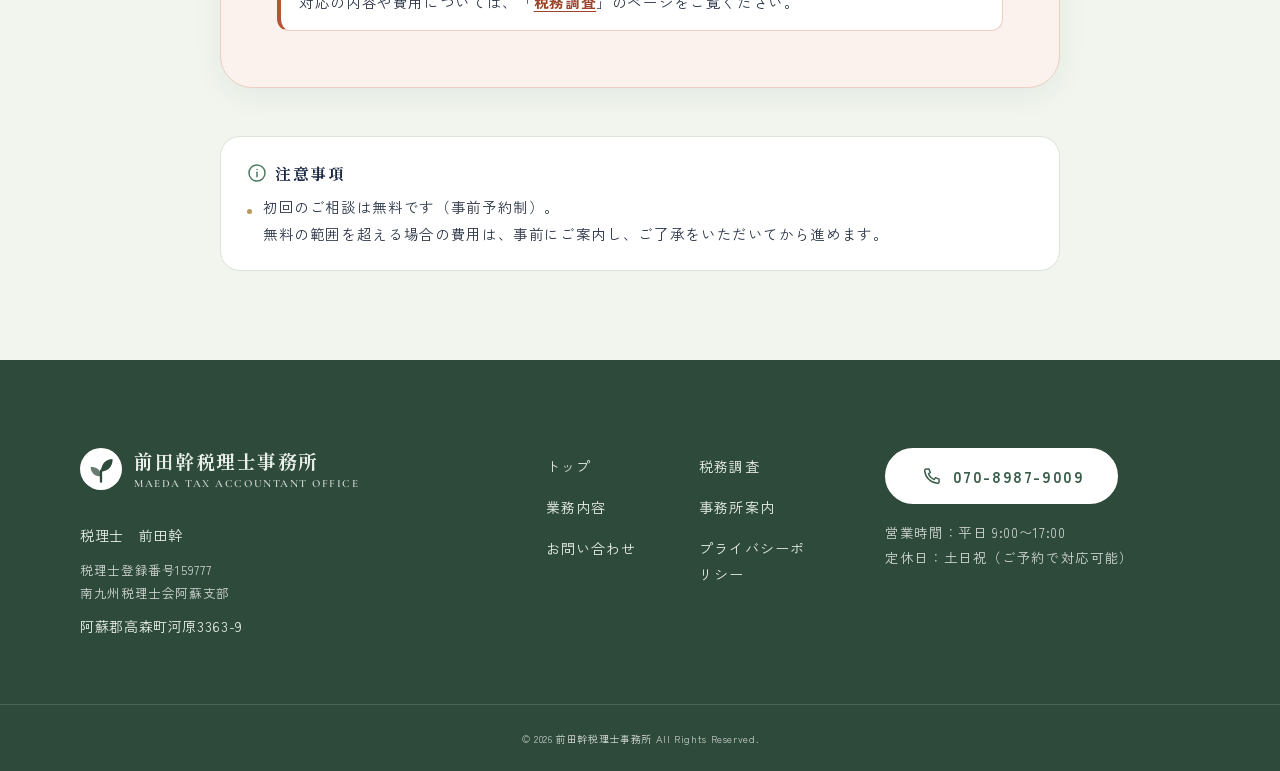
<file: service.html>
<!doctype html>
<html lang="ja">
<head>
<meta charset="utf-8">
<meta name="viewport" content="width=device-width, initial-scale=1">
<title>業務内容・お問い合わせ｜前田幹税理士事務所</title>
<meta name="description" content="所得税・法人税・消費税・相続税・贈与税の申告、税務相談、記帳・経理支援、相続・事業承継のご相談に対応。業務の流れ、料金の考え方、お問い合わせフォームのご案内です。">
<meta name="theme-color" content="#FBFAF6">
<meta name="format-detection" content="telephone=no">
<!-- 公開時にドメインが決まったら：og:image を絶対URL（https://〜/assets/img/og-image.jpg）にし、canonical と og:url を追加してください -->
<meta property="og:type" content="website">
<meta property="og:locale" content="ja_JP">
<meta property="og:site_name" content="前田幹税理士事務所">
<meta property="og:title" content="業務内容・お問い合わせ｜前田幹税理士事務所">
<meta property="og:description" content="所得税・法人税・消費税・相続税・贈与税の申告、税務相談、記帳・経理支援、相続・事業承継のご相談に対応。業務の流れ、料金の考え方、お問い合わせフォームのご案内です。">
<meta property="og:image" content="assets/img/og-image.jpg">
<meta name="twitter:card" content="summary_large_image">
<link rel="icon" href="assets/img/favicon.svg" type="image/svg+xml">
<link rel="preconnect" href="https://fonts.googleapis.com">
<link rel="preconnect" href="https://fonts.gstatic.com" crossorigin>
<link rel="stylesheet" href="https://fonts.googleapis.com/css2?family=Cormorant+Garamond:ital,wght@0,500;0,600;1,500;1,600&family=Shippori+Mincho:wght@500;700&family=Zen+Kaku+Gothic+New:wght@400;500;700&display=swap">
<link rel="stylesheet" href="assets/css/style.css">
<script>document.documentElement.classList.add('js');setTimeout(function(){if(!window.__siteReady)document.documentElement.classList.remove('js')},4000);</script>
</head>
<body class="page-service">
<a class="skip-link" href="#main">本文へスキップ</a>
<!-- SVGアイコン（インライン・スプライト）。各所で <svg class="icon"><use href="#i-xxx"/></svg> として参照 -->
<svg xmlns="http://www.w3.org/2000/svg" width="0" height="0" style="position:absolute" aria-hidden="true" focusable="false">
  <defs>
    <!-- ロゴマーク：「幹」＝木の幹から芽吹く若葉（仮のマークです。正式なロゴができたら差し替えてください） -->
    <symbol id="logo-mark" viewBox="0 0 48 48">
      <circle cx="24" cy="24" r="24" style="fill:var(--logo-bg,#4E7A62)"/>
      <path d="M24 38.5V26" fill="none" stroke-width="2.6" stroke-linecap="round" style="stroke:var(--logo-fg,#fff)"/>
      <path d="M24 27C24 18.2 29.6 13 37.2 12.6 37.6 20.6 32.2 27 24 27Z" style="fill:var(--logo-fg,#fff)"/>
      <path d="M24 32.5C24 25.4 19.4 21.6 12.2 21.4 12.2 28 16.4 32.5 24 32.5Z" style="fill:var(--logo-fg,#fff);fill-opacity:.72"/>
    </symbol>

    <!-- UIアイコン（24px） -->
    <symbol id="i-phone" viewBox="0 0 24 24">
      <path d="M5.2 3.5h3.1l1.7 4.3-2.3 1.6a12.5 12.5 0 0 0 6.9 6.9l1.6-2.3 4.3 1.7v3.1a2 2 0 0 1-2.1 2A16.7 16.7 0 0 1 3.2 5.6a2 2 0 0 1 2-2.1z"/>
    </symbol>
    <symbol id="i-mail" viewBox="0 0 24 24">
      <rect x="3" y="5" width="18" height="14" rx="2.6"/>
      <path d="m3.8 7.6 8.2 5.9 8.2-5.9"/>
    </symbol>
    <symbol id="i-arrow" viewBox="0 0 24 24">
      <path d="M4.5 12h14.5"/>
      <path d="m13.5 6.2 5.8 5.8-5.8 5.8"/>
    </symbol>
    <symbol id="i-pin" viewBox="0 0 24 24">
      <path d="M12 21.5s-6.6-5.6-6.6-11a6.6 6.6 0 0 1 13.2 0c0 5.4-6.6 11-6.6 11z"/>
      <circle cx="12" cy="10.5" r="2.4"/>
    </symbol>
    <symbol id="i-clock" viewBox="0 0 24 24">
      <circle cx="12" cy="12" r="9.2"/>
      <path d="M12 7v5.2l3.4 2"/>
    </symbol>
    <symbol id="i-check" viewBox="0 0 24 24">
      <path d="m4.8 12.6 4.9 4.9 9.5-10.3"/>
    </symbol>
    <symbol id="i-check-circle" viewBox="0 0 24 24">
      <circle cx="12" cy="12" r="9.6"/>
      <path d="m7.8 12.5 3 3 5.5-6.2"/>
    </symbol>
    <symbol id="i-info" viewBox="0 0 24 24">
      <circle cx="12" cy="12" r="9.6"/>
      <path d="M12 11v5.6"/>
      <path d="M12 7.7h.01"/>
    </symbol>
    <symbol id="i-external" viewBox="0 0 24 24">
      <path d="M14 4h6v6"/>
      <path d="M20 4l-9.4 9.4"/>
      <path d="M18 14v4.5a1.5 1.5 0 0 1-1.5 1.5h-11A1.5 1.5 0 0 1 4 18.5v-11A1.5 1.5 0 0 1 5.5 6H10"/>
    </symbol>

    <!-- 特長・業務アイコン（48px／線＋ゴールドのアクセント） -->
    <symbol id="i-building" viewBox="0 0 48 48">
      <path d="M6 19 24 8l18 11z"/>
      <path d="M13 24v12M20 24v12M28 24v12M35 24v12"/>
      <path d="M9 40h30M6 44h36"/>
      <circle class="acc" cx="24" cy="15" r="2"/>
    </symbol>
    <symbol id="i-talk" viewBox="0 0 48 48">
      <path d="M10 8h21a4.5 4.5 0 0 1 4.5 4.5v10A4.5 4.5 0 0 1 31 27H21l-7.5 6v-6H10a4.5 4.5 0 0 1-4.5-4.5v-10A4.5 4.5 0 0 1 10 8z"/>
      <path d="M38.5 18.5h.5a4.5 4.5 0 0 1 4.5 4.5v9a4.5 4.5 0 0 1-4.5 4.5h-1.5V43l-7.5-5.5H25a4.5 4.5 0 0 1-3.6-1.8"/>
      <circle class="dot" cx="14.5" cy="17.5" r="1.5"/>
      <circle class="acc" cx="20.5" cy="17.5" r="1.7"/>
      <circle class="dot" cx="26.5" cy="17.5" r="1.5"/>
    </symbol>
    <symbol id="i-review" viewBox="0 0 48 48">
      <path d="M15 5h13l9 9v8"/>
      <path d="M15 5a3.5 3.5 0 0 0-3.5 3.5v28A3.5 3.5 0 0 0 15 40h7"/>
      <path d="M28 5v9h9"/>
      <path d="M17 21h14M17 27h8"/>
      <circle cx="33" cy="33.5" r="7"/>
      <path d="m38.3 38.8 5 5"/>
      <path class="acc-line" d="m29.8 33.5 2.4 2.4 4-4.7"/>
    </symbol>
    <symbol id="i-doc" viewBox="0 0 48 48">
      <path d="M14 5h15l8 8v28a2 2 0 0 1-2 2H14a2 2 0 0 1-2-2V7a2 2 0 0 1 2-2z"/>
      <path d="M29 5v8h8"/>
      <path d="M17 22h15M17 28h15M17 34h8"/>
      <circle class="acc" cx="33" cy="35" r="3.6"/>
    </symbol>
    <symbol id="i-qa" viewBox="0 0 48 48">
      <path d="M10 7h28a3.5 3.5 0 0 1 3.5 3.5V29a3.5 3.5 0 0 1-3.5 3.5H26L18 40v-7.5h-8A3.5 3.5 0 0 1 6.5 29V10.5A3.5 3.5 0 0 1 10 7z"/>
      <path d="M20.2 17.6a3.9 3.9 0 1 1 5.6 3.5c-1.2.6-1.8 1.4-1.8 2.6"/>
      <circle class="acc" cx="24" cy="27.6" r="1.4"/>
    </symbol>
    <symbol id="i-calc" viewBox="0 0 48 48">
      <rect x="10" y="5" width="28" height="38" rx="3.5"/>
      <rect x="15" y="10" width="18" height="8" rx="1.8"/>
      <circle class="dot" cx="17" cy="25" r="1.6"/>
      <circle class="dot" cx="24" cy="25" r="1.6"/>
      <circle class="dot" cx="31" cy="25" r="1.6"/>
      <circle class="dot" cx="17" cy="31" r="1.6"/>
      <circle class="dot" cx="24" cy="31" r="1.6"/>
      <circle class="dot" cx="31" cy="31" r="1.6"/>
      <circle class="dot" cx="17" cy="37" r="1.6"/>
      <circle class="dot" cx="24" cy="37" r="1.6"/>
      <circle class="acc" cx="31" cy="37" r="1.9"/>
    </symbol>
    <symbol id="i-home" viewBox="0 0 48 48">
      <path d="M5.5 23.5 24 8l18.5 15.5"/>
      <path d="M10 20.5V40a2 2 0 0 0 2 2h24a2 2 0 0 0 2-2V20.5"/>
      <path d="M20 42V31h8v11"/>
      <path class="acc" d="M24 26.4s-4.6-2.9-4.6-5.9a2.5 2.5 0 0 1 4.6-1.4 2.5 2.5 0 0 1 4.6 1.4c0 3-4.6 5.9-4.6 5.9z"/>
    </symbol>
    <symbol id="i-bell" viewBox="0 0 48 48">
      <path d="M24 6c-7 0-12 5.2-12 12v8l-4 7h32l-4-7v-8c0-6.8-5-12-12-12z"/>
      <path d="M19.5 39a4.5 4.5 0 0 0 9 0"/>
      <circle class="acc" cx="24" cy="6" r="2"/>
    </symbol>
  </defs>
</svg>

<!-- ============================================================
     ヘッダー（全ページ共通）
============================================================ -->
<header class="site-header" id="site-header">
  <div class="site-header__inner">
    <a class="logo" href="index.html" aria-label="前田幹税理士事務所 トップページへ">
      <svg class="logo__mark" viewBox="0 0 48 48" aria-hidden="true" focusable="false"><use href="#logo-mark"/></svg>
      <span class="logo__text">
        <span class="logo__name">前田幹税理士事務所</span>
        <span class="logo__sub">Maeda Tax Accountant Office</span>
      </span>
    </a>

    <nav class="gnav" id="gnav" aria-label="メインメニュー">
      <ul class="gnav__list">
        <li><a class="gnav__link" href="tax-audit.html"><span class="gnav__en">Tax Audit</span><span class="gnav__ja">税務調査</span></a></li>
        <li><a class="gnav__link" href="service.html" aria-current="page"><span class="gnav__en">Service</span><span class="gnav__ja">業務内容</span></a></li>
        <li><a class="gnav__link" href="index.html#office"><span class="gnav__en">Office</span><span class="gnav__ja">事務所案内</span></a></li>
      </ul>
      <div class="gnav__cta">
        <a class="gnav__tel" href="tel:07089879009">
          <svg class="icon" aria-hidden="true" focusable="false"><use href="#i-phone"/></svg>
          <span class="gnav__tel-body">
            <span class="gnav__tel-label">お電話はこちら</span>
            <span class="gnav__tel-num">070-8987-9009</span>
          </span>
        </a>
        <a class="btn btn--sm" href="service.html#contact"><span>お問い合わせ</span></a>
      </div>
    </nav>

    <button class="menu-btn" type="button" aria-expanded="false" aria-controls="gnav" aria-label="メニューを開く">
      <span class="menu-btn__bars" aria-hidden="true"><span></span><span></span></span>
      <span class="menu-btn__label" aria-hidden="true">Menu</span>
    </button>
  </div>
</header>

<main id="main">
<!-- ============================================================
     ページ見出し（メインビジュアル）＋ 業務内容のリード文
============================================================ -->
<section class="page-hero">
  <div class="container">
    <nav class="breadcrumb" aria-label="パンくずリスト">
      <ol>
        <li><a href="index.html">トップ</a></li>
        <li aria-current="page">業務内容</li>
      </ol>
    </nav>
  </div>
  <div class="page-hero__stage">
    <!-- 使用写真：前田様 Web写真00016.jpg ／ 配置：業務内容ページ メインビジュアル -->
    <img src="assets/img/keyboard-mouse-1400.jpg"
         srcset="assets/img/keyboard-mouse-800.jpg 800w, assets/img/keyboard-mouse-1400.jpg 1400w, assets/img/keyboard-mouse-2000.jpg 2000w"
         sizes="(min-width: 1440px) 1440px, 100vw"
         width="2000" height="1125" fetchpriority="high"
         alt="ノートパソコンのキーボードとマウスで作業する様子（業務内容ページ・メインビジュアル）">
    <div class="page-hero__title-wrap">
      <p class="page-hero__en" aria-hidden="true">Service</p>
      <h1 class="page-hero__title">業務内容</h1>
    </div>
  </div>
</section>


<!-- ============================================================
     業務内容（導入文）
============================================================ -->
<section class="section section--soft section--tight" aria-label="業務内容のご案内">
  <div class="container container--narrow">
    <p class="lead-text reveal">前田幹税理士事務所では、<br class="is-sp">主要な税目に関する申告・相談・<br class="is-sp">税務調査対応を中心に、<br class="is-pc"><br class="is-sp">必要な業務に幅広く対応しています。<br class="is-pc"><br class="is-sp">専門用語をできるだけ使わず、<br class="is-sp">状況に合わせて丁寧にご説明しながら進めます。</p>
  </div>
</section>


<!-- ============================================================
     主な業務
============================================================ -->
<section class="section" id="services" aria-labelledby="services-title">
  <div class="container">
    <header class="sec-head reveal">
      <p class="sec-head__en" aria-hidden="true">Main Services</p>
      <h2 class="sec-head__ja" id="services-title">主な業務</h2>
    </header>

    <ul class="service-cards">
      <li class="service-card reveal">
        <span class="service-card__icon" aria-hidden="true"><svg class="icon icon--xl" focusable="false"><use href="#i-doc"/></svg></span>
        <h3 class="service-card__title">申告業務</h3>
        <p class="service-card__text">所得税・法人税・消費税・<br class="is-sp">相続税・贈与税など、<br class="is-pc"><br class="is-sp">状況に合わせて正確な申告を行います。</p>
        <ul class="tags" aria-label="対応する税目">
          <li>所得税</li><li>法人税</li><li>消費税</li><li>相続税</li><li>贈与税</li>
        </ul>
      </li>
      <li class="service-card reveal">
        <span class="service-card__icon" aria-hidden="true"><svg class="icon icon--xl" focusable="false"><use href="#i-qa"/></svg></span>
        <h3 class="service-card__title">税務相談</h3>
        <p class="service-card__text">税務署からの連絡、税務調査に関するご相談、<br class="is-pc"><br class="is-sp">税務上の判断が必要な取引など、<br class="is-pc"><br class="is-sp">不安や疑問を整理し、<br class="is-sp">必要な対応をお伝えいたします。</p>
      </li>
      <li class="service-card reveal">
        <span class="service-card__icon" aria-hidden="true"><svg class="icon icon--xl" focusable="false"><use href="#i-calc"/></svg></span>
        <h3 class="service-card__title">記帳・経理支援</h3>
        <p class="service-card__text">会計ソフトの導入支援、記帳方法の整理、<br class="is-pc"><br class="is-sp">経理体制の改善など、<br class="is-pc"><br class="is-sp">日々の業務の効率化をサポートいたします。</p>
      </li>
    </ul>
  </div>
</section>


<!-- ============================================================
     ご依頼にあたって
============================================================ -->
<section class="section section--soft" id="request" aria-labelledby="request-title">
  <div class="container container--narrow">
    <header class="sec-head reveal">
      <p class="sec-head__en" aria-hidden="true">Before You Request</p>
      <h2 class="sec-head__ja" id="request-title">ご依頼にあたって</h2>
    </header>
    <div class="panel reveal">
      <p><br class="is-sp">数字をお預かりするだけでなく、<br class="is-pc"><br class="is-sp">その背景にあるお客様の想いや状況に<br class="is-sp">寄り添いながら、<br class="is-sp">共に歩んでいきたい——<br class="is-pc"><br class="is-sp"><br class="is-sp">そう考えているため、<br class="is-sp">記帳代行のみのご依頼は、<br class="is-sp">原則としてお受けしておりません。<br class="is-pc"><br class="is-sp">ただし、翌年以降に顧問契約へ<br class="is-sp">移行いただくことを前提に、<br class="is-pc"><br class="is-sp">まずは記帳代行のみから<br class="is-sp">お引き受けする場合もございます。<br class="is-pc"><br class="is-sp">まずはお気軽にご相談ください。</p>
    </div>
  </div>
</section>


<!-- ============================================================
     業務の流れ
============================================================ -->
<section class="section" id="flow" aria-labelledby="flow-title">
  <div class="container">
    <header class="sec-head reveal">
      <p class="sec-head__en" aria-hidden="true">Flow</p>
      <h2 class="sec-head__ja" id="flow-title">業務の流れ</h2>
    </header>

    <div class="flow">
      <ol class="steps">
        <li class="step reveal">
          <span class="step__num" aria-hidden="true">01</span>
          <div class="step__body">
            <h3 class="step__title">お問い合わせ・初回相談</h3>
            <p>状況を伺い、必要な業務を整理します。<br class="is-pc"><br class="is-sp">税務署から突然連絡があった場合などは、<br class="is-sp">速やかに対応いたします。</p>
          </div>
        </li>
        <li class="step reveal">
          <span class="step__num" aria-hidden="true">02</span>
          <div class="step__body">
            <h3 class="step__title">内容の確認</h3>
            <p>申告内容、資料、期限などを確認し、<br class="is-pc"><br class="is-sp">必要な対応範囲を明確にします。</p>
          </div>
        </li>
        <li class="step reveal">
          <span class="step__num" aria-hidden="true">03</span>
          <div class="step__body">
            <h3 class="step__title">方針の決定</h3>
            <p>どのように進めるのが合理的か、<br class="is-pc"><br class="is-sp">分かりやすくご説明いたします。</p>
          </div>
        </li>
        <li class="step reveal">
          <span class="step__num" aria-hidden="true">04</span>
          <div class="step__body">
            <h3 class="step__title">業務の実施</h3>
            <p>申告書の作成、税務相談、経理支援など、<br class="is-pc"><br class="is-sp">必要な業務を進めます。</p>
          </div>
        </li>
        <li class="step reveal">
          <span class="step__num" aria-hidden="true">05</span>
          <div class="step__body">
            <h3 class="step__title">完了・フォロー</h3>
            <p>申告後の確認や、<br class="is-sp">今後の改善点などをお伝えいたします。</p>
          </div>
        </li>
      </ol>

      <figure class="flow__photo photo photo--soft reveal">
        <!-- 使用写真：前田様 Web写真00002.jpg（縦長に切り出して表示）／ 配置：業務内容ページ 業務の流れ -->
        <img src="assets/img/keyboard-hand-1400.jpg"
             srcset="assets/img/keyboard-hand-800.jpg 800w, assets/img/keyboard-hand-1400.jpg 1400w, assets/img/keyboard-hand-2000.jpg 2000w"
             sizes="(min-width: 900px) 440px, 92vw"
             width="2000" height="1125" loading="lazy" decoding="async"
             alt="ノートパソコンの前でキーボードを打つ手元（業務内容ページ・業務の流れ）">
      </figure>
    </div>
  </div>
</section>


<!-- ============================================================
     料金について
============================================================ -->
<section class="section section--soft" id="fee" aria-labelledby="fee-title">
  <div class="container container--narrow">
    <header class="sec-head reveal">
      <p class="sec-head__en" aria-hidden="true">Fee</p>
      <h2 class="sec-head__ja" id="fee-title">料金について</h2>
    </header>
    <div class="prose reveal">
      <p><strong class="mark">初回のご相談は60分無料です</strong>（事前予約制）。<br class="is-pc"><br class="is-sp">無料の範囲を超える場合や、<br class="is-sp">訪問・緊急の対応などには、<br class="is-sp">費用がかかることがあります。<br class="is-pc"><br class="is-sp">費用は、必ず事前にご案内し、<br class="is-sp">ご了承をいただいてから進めます。</p>
      <p><span class="sp-tight">業務内容・規模・必要な対応範囲によって異なるため、</span><br class="is-sp">料金は個別にお見積りしています。<br class="is-pc"><br class="is-sp">内容をご確認いただき、<br class="is-sp">ご納得いただいたうえでご依頼いただけます。</p>
      <p class="fee__link"><a class="text-link" href="tax-audit.html#fee"><span>税務調査の料金についてはこちら</span><svg class="icon" aria-hidden="true" focusable="false"><use href="#i-arrow"/></svg></a></p>
    </div>
  </div>
</section>


<!-- ============================================================
     お問い合わせフォーム
     ※送信先：SSGform（<form> の action）。各入力欄の name 属性が、通知メールの項目名になります。
       入力チェック（assets/js/main.js）を通ったあと、通常のPOST送信でSSGformへ送ります。
============================================================ -->
<section class="section contact" id="contact" aria-labelledby="contact-title">
  <div class="container container--narrow">
    <header class="sec-head reveal">
      <p class="sec-head__en" aria-hidden="true">Contact</p>
      <h2 class="sec-head__ja" id="contact-title"><span class="ib">お問い合わせ・</span><span class="ib">60分無料相談の</span><span class="ib">お申込みフォーム</span></h2>
    </header>

    <p class="contact__lead reveal">下記にご入力のうえ、送信してください。<br class="is-sp">お急ぎの場合は、<br class="is-pc">お電話（<a class="nb" href="tel:07089879009">070-8987-9009</a>）でも<br class="is-sp">ご相談いただけます。</p>

    <form class="form reveal" id="contact-form" method="post" action="https://ssgform.com/s/F5xehQtgXqH5" novalidate>
      <div class="form__row">
        <div class="form__label"><label for="f-name">お名前</label><span class="badge badge--req">必須</span></div>
        <div class="form__field">
          <input class="input" id="f-name" name="お名前" type="text" autocomplete="name" placeholder="例）山田 太郎" required aria-describedby="e-name">
          <p class="form__error" id="e-name" role="alert"></p>
        </div>
      </div>

      <div class="form__row">
        <div class="form__label"><span id="l-contact">ご連絡先</span><span class="badge badge--req">どちらか必須</span></div>
        <div class="form__field" role="group" aria-labelledby="l-contact" aria-describedby="e-contact">
          <div class="form__pair">
            <div>
              <label class="form__sublabel" for="f-email">メールアドレス</label>
              <input class="input" id="f-email" name="メールアドレス" type="email" inputmode="email" autocomplete="email" placeholder="例）example@mail.com">
            </div>
            <div>
              <label class="form__sublabel" for="f-tel">電話番号</label>
              <input class="input" id="f-tel" name="電話番号" type="tel" inputmode="tel" autocomplete="tel" placeholder="例）090-1234-5678">
            </div>
          </div>
          <p class="form__hint">メールアドレスか電話番号、<br class="is-sp">いずれかをご入力ください。</p>
          <p class="form__error" id="e-contact" role="alert"></p>
        </div>
      </div>

      <div class="form__row">
        <div class="form__label"><span id="l-type">ご相談の種類</span><span class="badge badge--req">必須</span></div>
        <div class="form__field" role="radiogroup" aria-labelledby="l-type" aria-describedby="e-type">
          <div class="chips chips--grid">
            <label class="chip"><input type="radio" name="ご相談の種類" value="税務調査の通知が来た"><span>税務調査の通知が来た</span></label>
            <label class="chip"><input type="radio" name="ご相談の種類" value="税務調査のセカンドオピニオン"><span>税務調査のセカンドオピニオン</span></label>
            <label class="chip"><input type="radio" name="ご相談の種類" value="確定申告・決算のご相談"><span>確定申告・決算のご相談</span></label>
            <label class="chip"><input type="radio" name="ご相談の種類" value="顧問税理士のご検討"><span>顧問税理士のご検討</span></label>
            <label class="chip"><input type="radio" name="ご相談の種類" value="料金・お見積りのご相談"><span>料金・お見積りのご相談</span></label>
            <label class="chip"><input type="radio" name="ご相談の種類" value="その他"><span>その他</span></label>
          </div>
          <p class="form__error" id="e-type" role="alert"></p>
        </div>
      </div>

      <div class="form__row">
        <div class="form__label"><span>現在の状況</span><span class="badge badge--opt">任意</span></div>
        <div class="form__field">
          <div class="form__group" role="radiogroup" aria-labelledby="l-contract">
            <p class="form__sublabel" id="l-contract">税理士との契約</p>
            <div class="chips">
              <label class="chip"><input type="radio" name="税理士との契約" value="税理士と契約している"><span>税理士と契約している</span></label>
              <label class="chip"><input type="radio" name="税理士との契約" value="税理士と契約していない"><span>税理士と契約していない</span></label>
            </div>
          </div>
          <div class="form__group" role="radiogroup" aria-labelledby="l-schedule">
            <p class="form__sublabel" id="l-schedule">税務調査の日程</p>
            <div class="chips">
              <label class="chip"><input type="radio" name="税務調査の日程" value="税務調査の日程が決まっている"><span>税務調査の日程が決まっている</span></label>
              <label class="chip"><input type="radio" name="税務調査の日程" value="税務調査の日程は決まっていない"><span>決まっていない</span></label>
            </div>
            <div class="form__conditional" id="schedule-date-wrap" hidden>
              <label class="form__sublabel" for="f-schedule-date">日程（〇月〇日）</label>
              <input class="input input--short" id="f-schedule-date" name="税務調査の日程（〇月〇日）" type="text" placeholder="例）10月20日">
            </div>
          </div>
        </div>
      </div>

      <div class="form__row">
        <div class="form__label"><span id="l-method">ご希望の相談方法</span><span class="badge badge--opt">任意</span></div>
        <div class="form__field">
          <div class="chips chips--stack" role="radiogroup" aria-labelledby="l-method">
            <label class="chip"><input type="radio" name="ご希望の相談方法" value="来所"><span>来所</span></label>
            <label class="chip"><input type="radio" name="ご希望の相談方法" value="オンライン"><span>オンライン</span></label>
            <label class="chip"><input type="radio" name="ご希望の相談方法" value="訪問（遠方の場合はご相談ください）"><span>訪問（遠方の場合はご相談ください）</span></label>
          </div>
          <div class="form__conditional" id="visit-wrap" hidden>
            <label class="form__sublabel" for="f-visit">訪問をご希望の場合：訪問先のご住所</label>
            <input class="input" id="f-visit" name="訪問先のご住所" type="text" autocomplete="street-address" placeholder="例）熊本県阿蘇郡高森町〇〇 1-2-3" aria-describedby="e-visit">
            <p class="form__error" id="e-visit" role="alert"></p>
          </div>
        </div>
      </div>

      <div class="form__row">
        <div class="form__label"><span id="l-datetime">ご希望の日時</span><span class="badge badge--opt">任意</span></div>
        <div class="form__field" role="group" aria-labelledby="l-datetime">
          <div class="form__pair">
            <div>
              <label class="form__sublabel" for="f-date1">第1希望</label>
              <input class="input" id="f-date1" name="ご希望の日時（第1希望）" type="text" placeholder="例）10月28日（水）午前中">
            </div>
            <div>
              <label class="form__sublabel" for="f-date2">第2希望</label>
              <input class="input" id="f-date2" name="ご希望の日時（第2希望）" type="text" placeholder="例）10月30日（金）14時ごろ">
            </div>
          </div>
          <p class="form__hint">（事前予約制。緊急の場合は、お電話ください）</p>
        </div>
      </div>

      <div class="form__row">
        <div class="form__label"><span id="l-urgency">緊急性</span><span class="badge badge--req">必須</span></div>
        <div class="form__field" role="radiogroup" aria-labelledby="l-urgency" aria-describedby="e-urgency">
          <div class="chips chips--stack">
            <label class="chip chip--alert"><input type="radio" name="緊急性" value="緊急（税務署から突然連絡／突然訪問）"><span>緊急（税務署から<br class="is-sp">突然連絡／突然訪問）</span></label>
            <label class="chip"><input type="radio" name="緊急性" value="通常（ご相談・お見積り）" checked><span>通常（ご相談・お見積り）</span></label>
          </div>
          <p class="form__hint" id="urgent-hint">※緊急の場合は、お電話でもご連絡ください</p>
          <div class="form__urgent" id="urgent-note" hidden>
            <p>お急ぎの場合は、<br class="is-sp">フォームよりもお電話が確実です。<a class="nb" href="tel:07089879009"><br class="is-pc"><br class="is-sp">070-8987-9009</a> へご連絡ください。<br class="is-pc"><br class="is-sp">営業時間外は留守番電話に<br class="is-sp">つながることがありますが、<br class="is-pc"><br class="is-sp">ご伝言をいただければ、<br class="is-sp">速やかに折り返します。</p>
          </div>
          <p class="form__error" id="e-urgency" role="alert"></p>
        </div>
      </div>

      <div class="form__row">
        <div class="form__label"><label for="f-message">ご相談内容</label><span class="badge badge--opt">任意</span></div>
        <div class="form__field">
          <p class="form__hint form__hint--top" id="h-message">現在の状況やお困りごとを<br class="is-sp">ご自由にご記入ください。</p>
          <textarea class="input textarea" id="f-message" name="ご相談内容" rows="7" aria-describedby="h-message"></textarea>
        </div>
      </div>

      <!-- スパム対策（人の目には見えない入力欄。ここに入力があった送信は破棄します） -->
      <div class="hp" aria-hidden="true">
        <label>こちらは入力しないでください<input type="text" name="website" tabindex="-1" autocomplete="off"></label>
      </div>

      <div class="form__consent">
        <label class="check">
          <input type="checkbox" id="f-consent" name="プライバシーポリシーへの同意" value="同意する" required aria-describedby="e-consent">
          <span><a href="privacy.html" target="_blank" rel="noopener">プライバシーポリシー<span class="sr-only">（新しいタブで開きます）</span></a>に同意する</span>
        </label>
        <p class="form__error" id="e-consent" role="alert"></p>
      </div>

      <div class="form__submit">
        <button class="btn btn--lg" type="submit"><span>送信する</span><svg class="icon" aria-hidden="true" focusable="false"><use href="#i-arrow"/></svg></button>
      </div>

      <div class="form__status" id="form-status" role="status" aria-live="polite" tabindex="-1"></div>
    </form>
  </div>
</section>


<!-- ============================================================
     緊急時のご連絡 ／ 注意事項
============================================================ -->
<section class="section section--soft section--tight" id="emergency" aria-labelledby="emergency-title">
  <div class="container container--narrow">
    <div class="alert-card reveal">
      <div class="alert-card__head">
        <span class="alert-card__icon" aria-hidden="true"><svg class="icon icon--xl" focusable="false"><use href="#i-bell"/></svg></span>
        <h2 class="alert-card__title" id="emergency-title">緊急時のご連絡</h2>
      </div>
      <div class="prose">
        <p>事前の連絡なく<br class="is-sp">国税局や税務署の職員が訪問された場合は、<br class="is-pc"><br class="is-sp">まず落ち着いて、すぐにご連絡ください。</p>
      </div>
      <p class="alert-card__tel">
        <a class="btn btn--alert btn--lg" href="tel:07089879009"><svg class="icon" aria-hidden="true" focusable="false"><use href="#i-phone"/></svg><span class="nb">070-8987-9009</span></a>
      </p>
      <p class="alert-card__sub">（営業時間外は<br class="is-sp">留守番電話につながることがありますが、<br class="is-sp">ご伝言をいただければ、速やかに折り返します）</p>
      <p class="alert-card__note">対応の内容や費用については、<br class="is-sp">「<a href="tax-audit.html#emergency">税務調査</a>」のページをご覧ください。</p>
    </div>

    <aside class="notice reveal" aria-labelledby="notice-title">
      <h2 class="notice__title" id="notice-title"><svg class="icon" aria-hidden="true" focusable="false"><use href="#i-info"/></svg><span>注意事項</span></h2>
      <ul class="notice__list">
        <li>初回のご相談は無料です（事前予約制）。<br class="is-pc"><br class="is-sp">無料の範囲を超える場合の費用は、<br class="is-sp">事前にご案内し、<br class="is-sp">ご了承をいただいてから進めます。</li>
      </ul>
    </aside>
  </div>
</section>

</main>
<!-- ============================================================
     フッター（全ページ共通）
============================================================ -->
<footer class="site-footer">
  <div class="site-footer__inner">
    <div class="site-footer__brand">
      <a class="logo logo--light" href="index.html" aria-label="前田幹税理士事務所 トップページへ">
        <svg class="logo__mark" viewBox="0 0 48 48" aria-hidden="true" focusable="false"><use href="#logo-mark"/></svg>
        <span class="logo__text">
          <span class="logo__name">前田幹税理士事務所</span>
          <span class="logo__sub">Maeda Tax Accountant Office</span>
        </span>
      </a>
      <address class="site-footer__address">
        <p>税理士　前田幹</p>
        <p class="site-footer__small">税理士登録番号159777<br>南九州税理士会阿蘇支部</p>
        <p>阿蘇郡高森町河原3363-9</p>
      </address>
    </div>

    <nav class="site-footer__nav" aria-label="フッターメニュー">
      <ul>
        <li><a href="index.html">トップ</a></li>
        <li><a href="tax-audit.html">税務調査</a></li>
        <li><a href="service.html">業務内容</a></li>
        <li><a href="index.html#office">事務所案内</a></li>
        <li><a href="service.html#contact">お問い合わせ</a></li>
        <li><a href="privacy.html">プライバシーポリシー</a></li>
      </ul>
    </nav>

    <div class="site-footer__contact">
      <a class="btn btn--light" href="tel:07089879009">
        <svg class="icon" aria-hidden="true" focusable="false"><use href="#i-phone"/></svg>
        <span class="nb">070-8987-9009</span>
      </a>
      <p class="site-footer__hours">営業時間：平日 9:00〜17:00<br>定休日：土日祝（ご予約で対応可能）</p>
    </div>
  </div>
  <p class="site-footer__copy"><small>© 2026 前田幹税理士事務所 All Rights Reserved.</small></p>
</footer>

<!-- スマホ・タブレット用の固定バー（電話・お問い合わせにすぐ届くように） -->
<div class="sp-bar" role="navigation" aria-label="お電話・お問い合わせ">
  <a class="sp-bar__tel" href="tel:07089879009">
    <svg class="icon" aria-hidden="true" focusable="false"><use href="#i-phone"/></svg>
    <span>電話する</span>
  </a>
  <a class="sp-bar__mail" href="service.html#contact">
    <svg class="icon" aria-hidden="true" focusable="false"><use href="#i-mail"/></svg>
    <span>お問い合わせ</span>
  </a>
</div>

<script src="assets/js/main.js" defer></script>
</body>
</html>
</file>
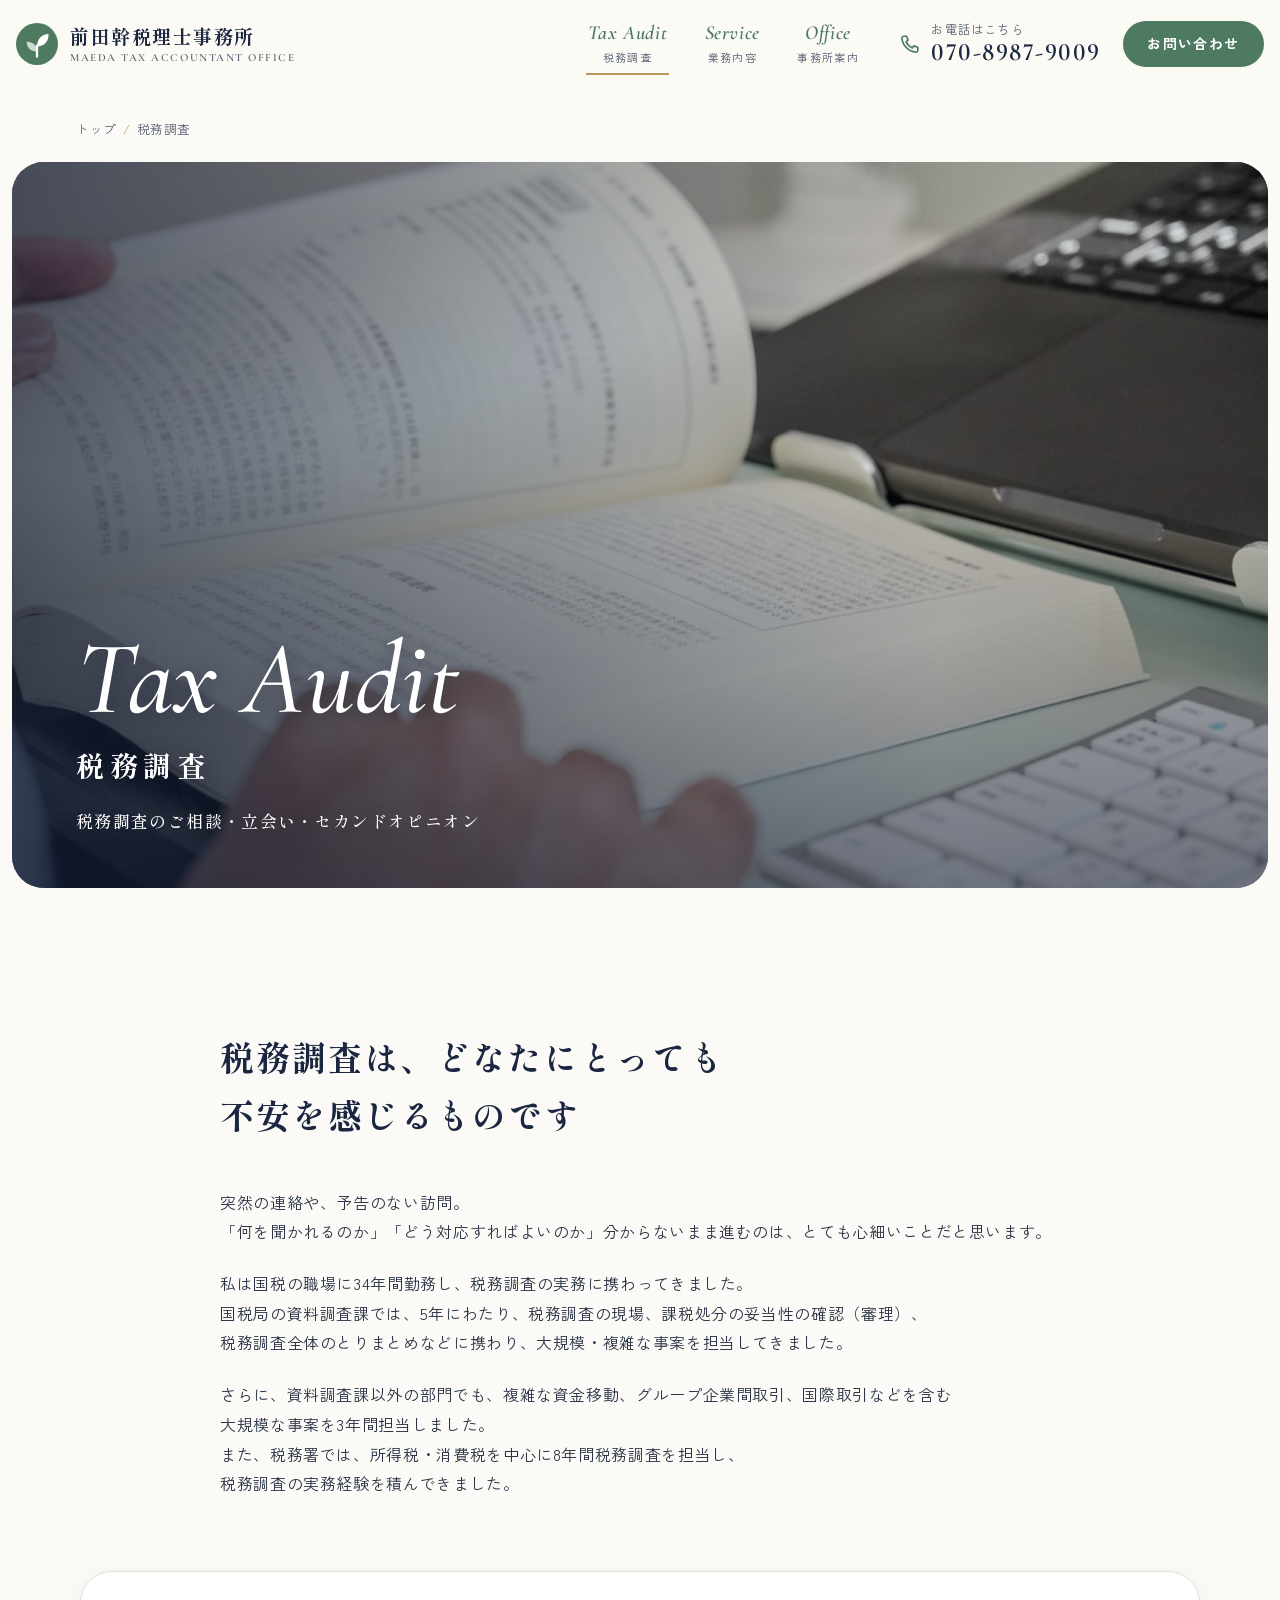
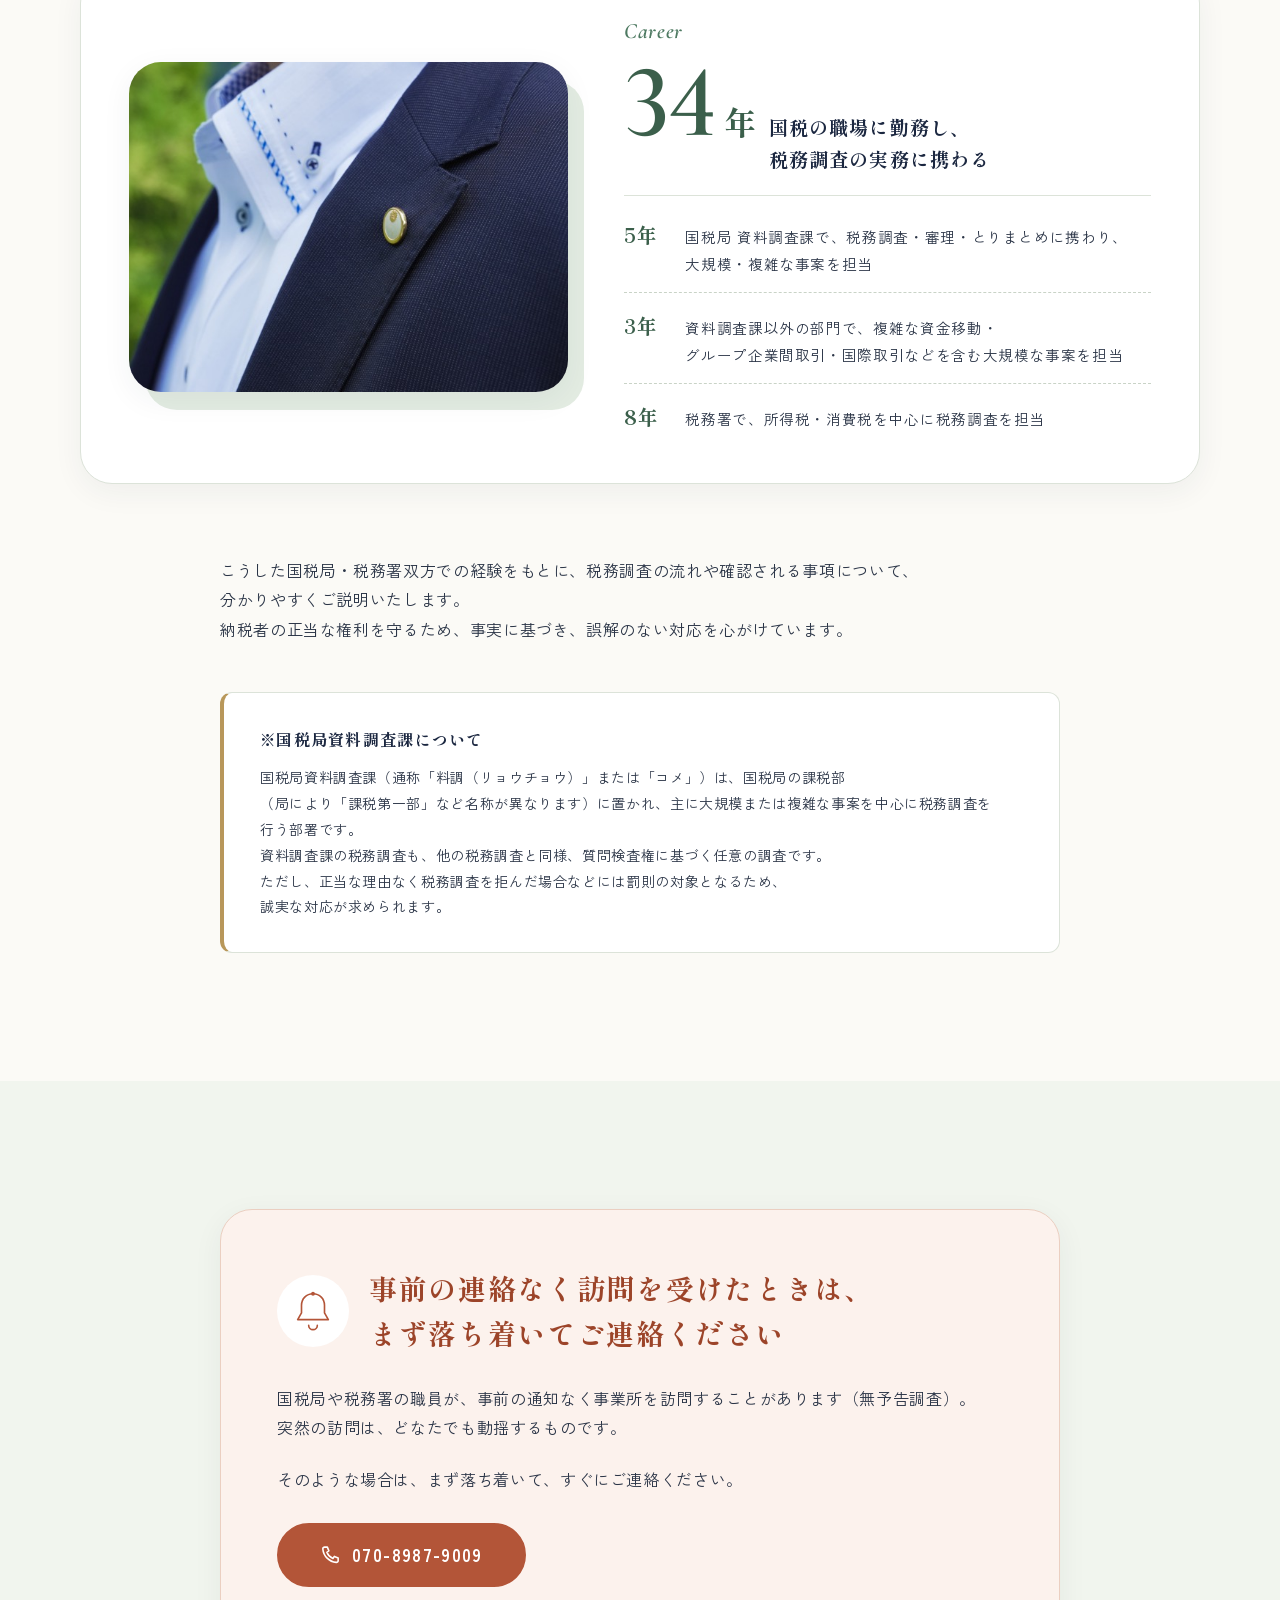
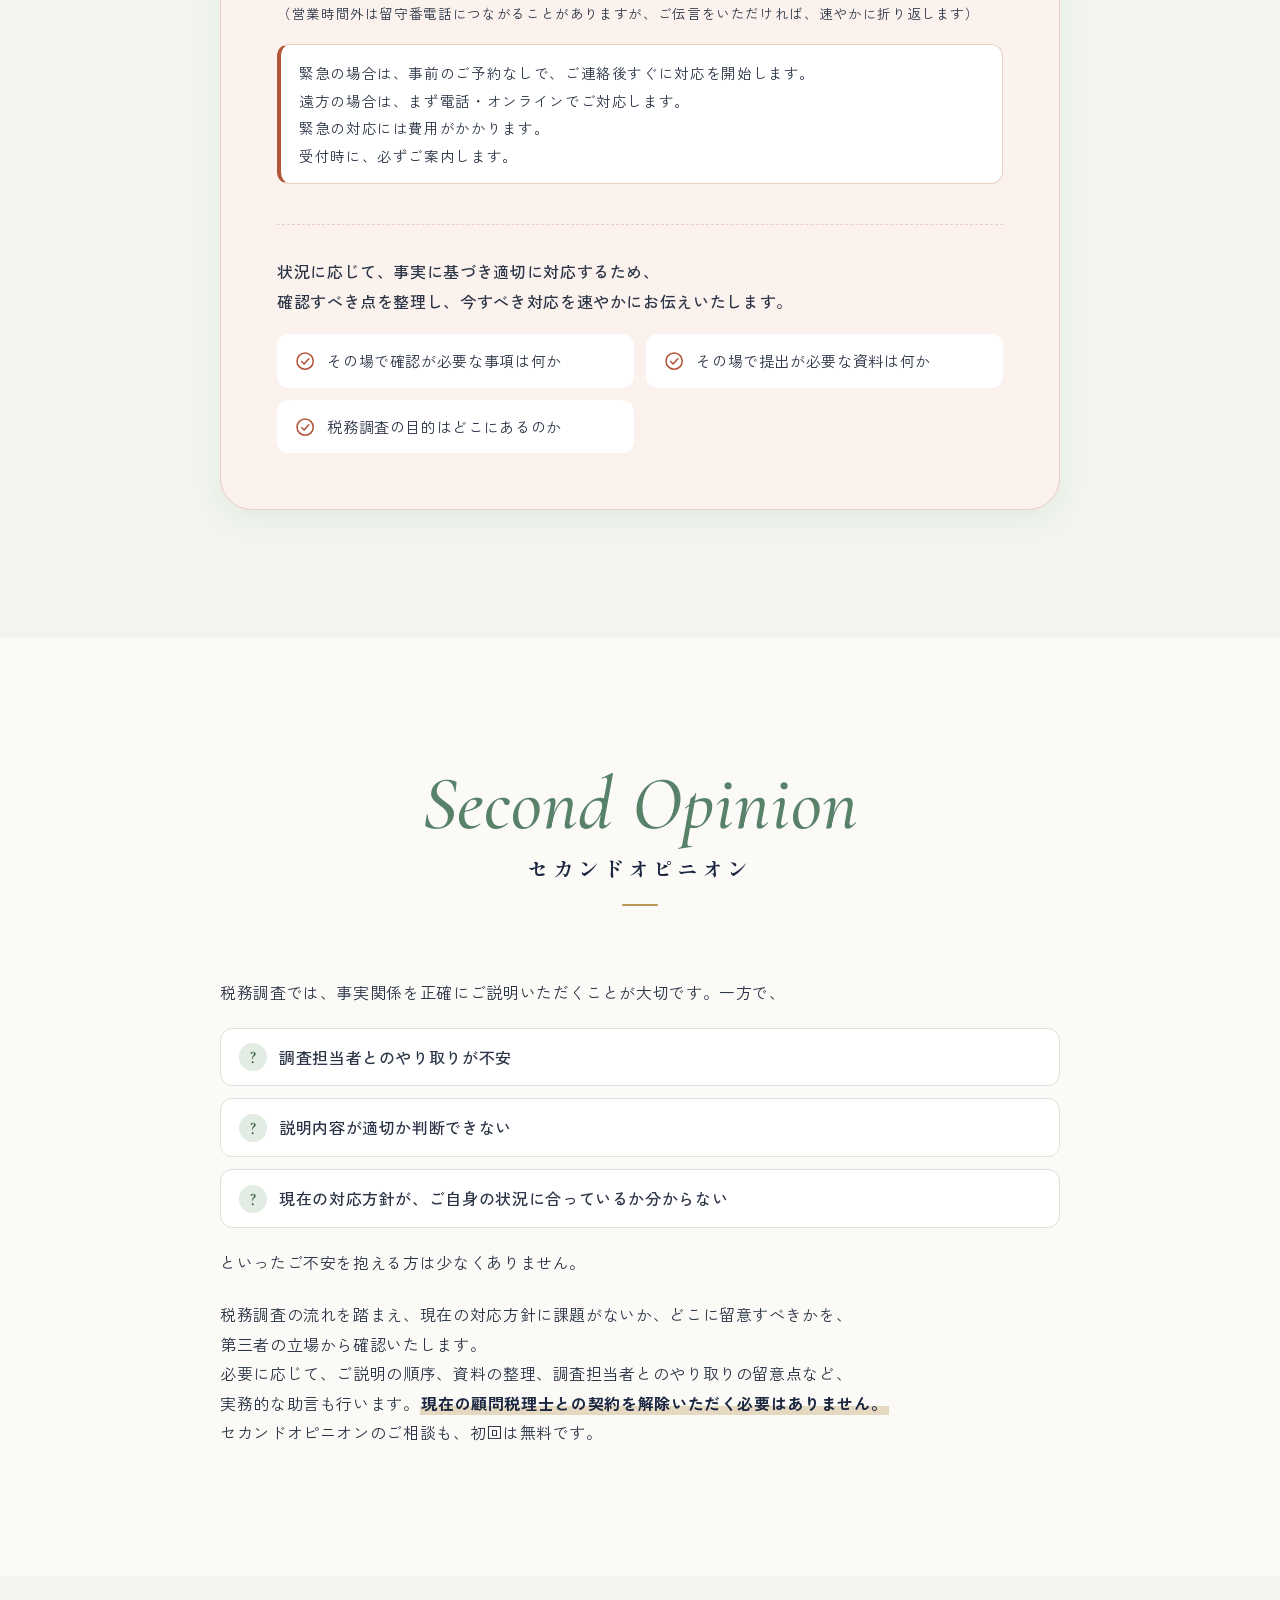
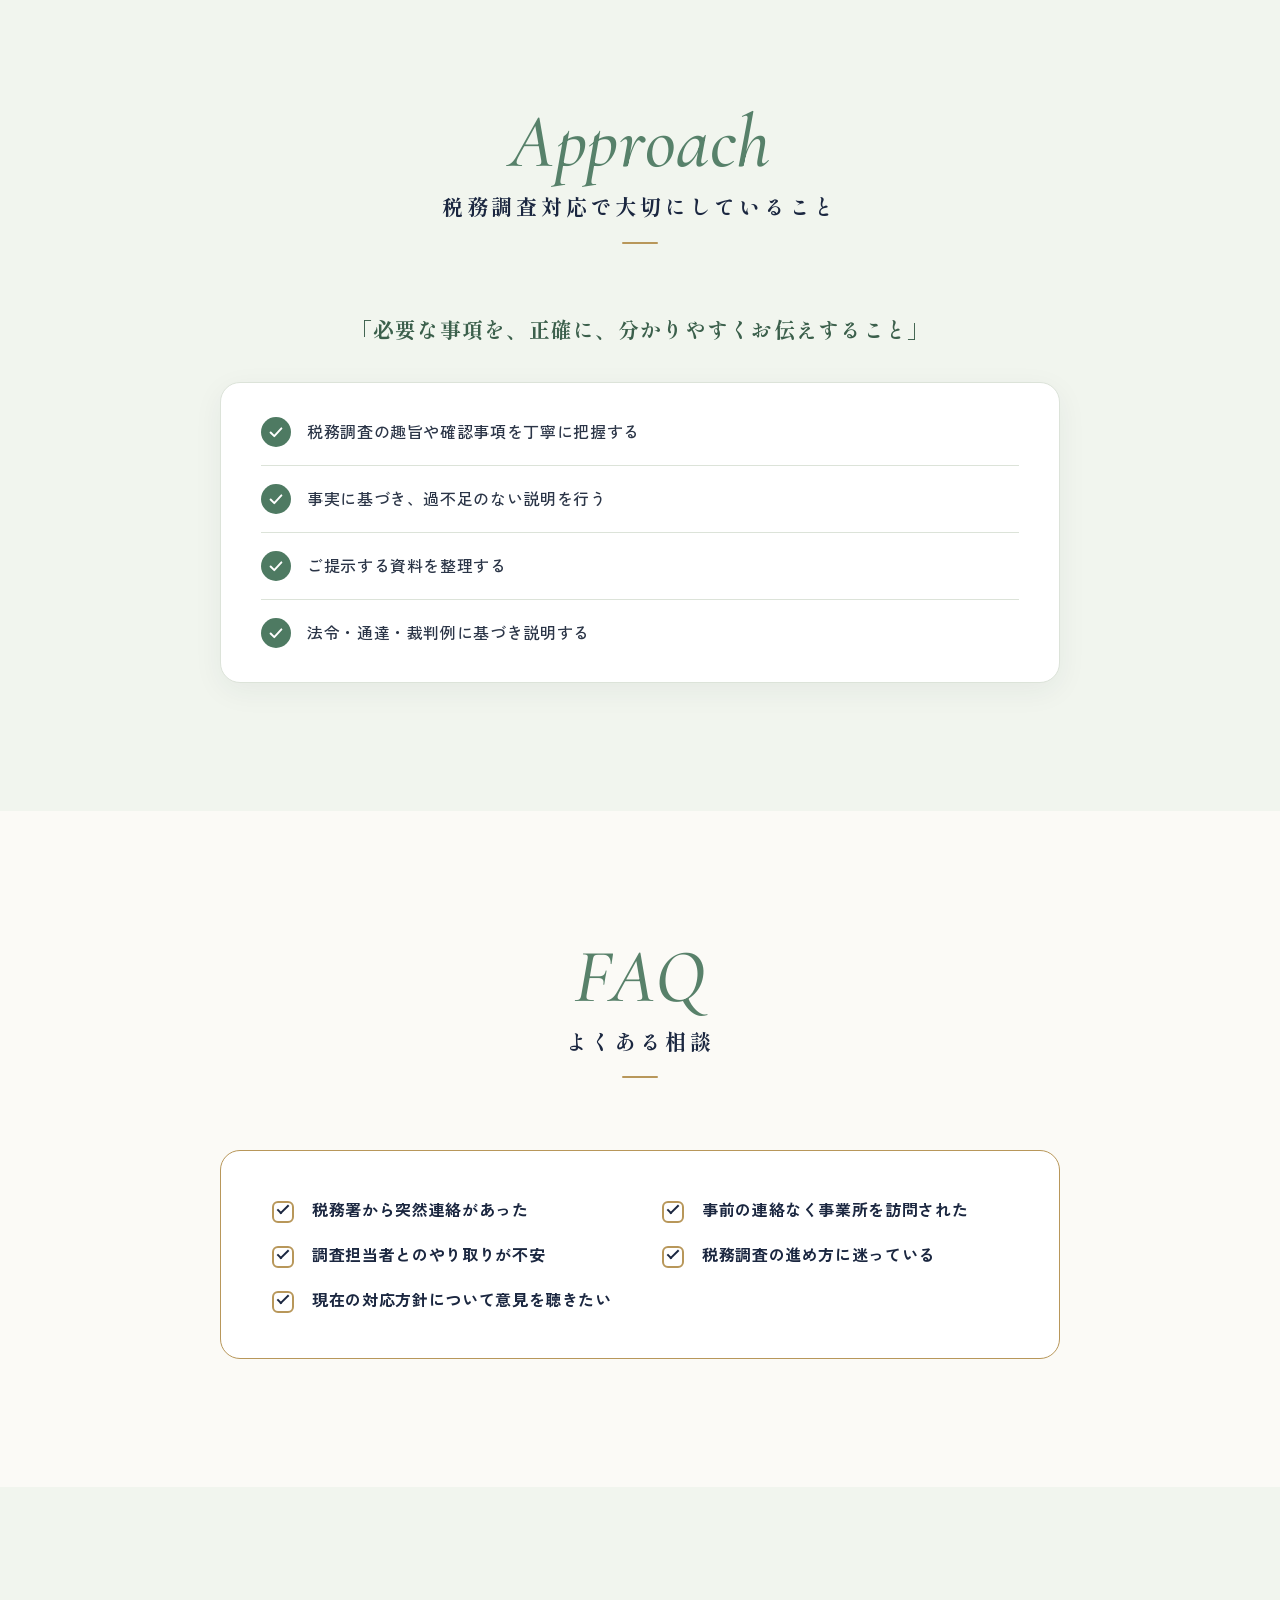
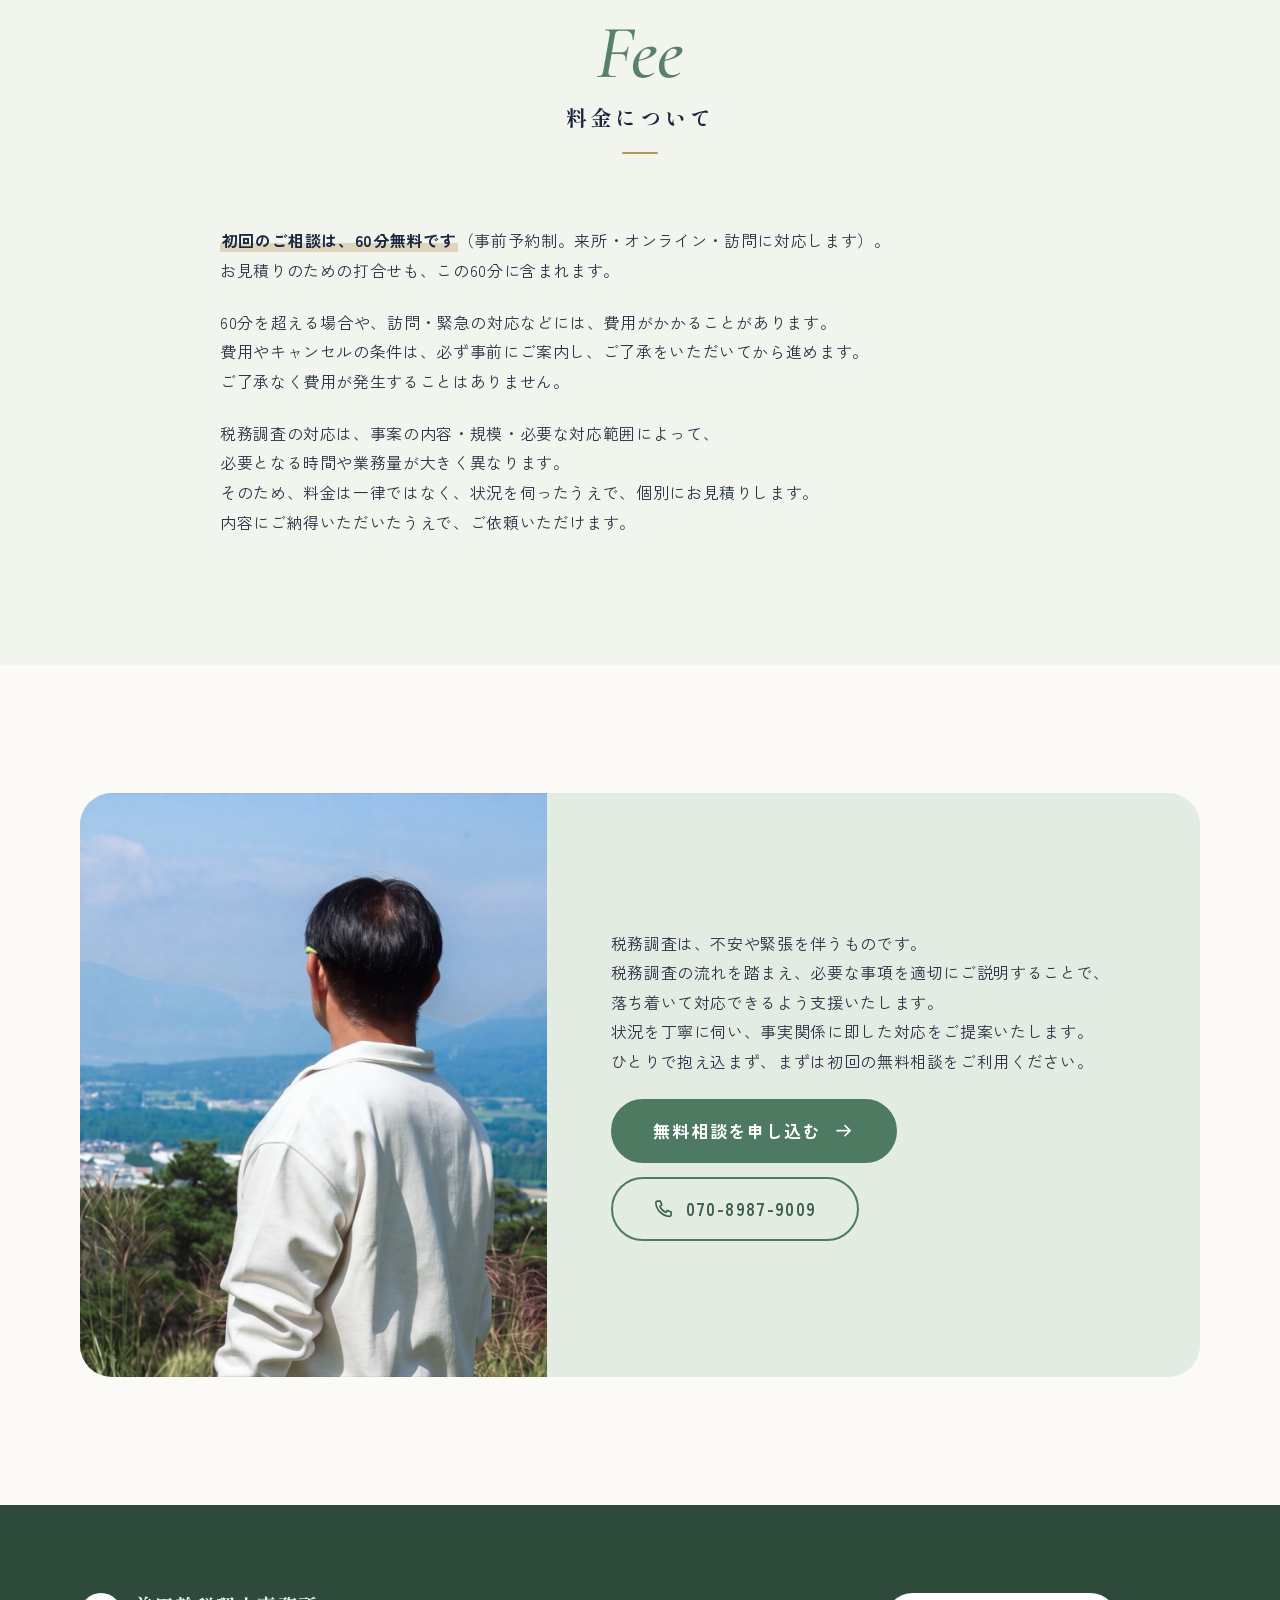
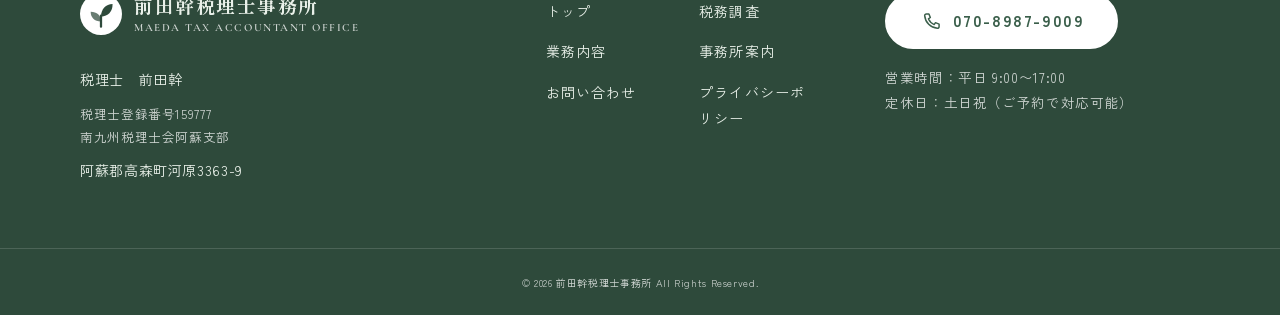
<file: tax-audit.html>
<!doctype html>
<html lang="ja">
<head>
<meta charset="utf-8">
<meta name="viewport" content="width=device-width, initial-scale=1">
<title>税務調査のご相談・セカンドオピニオン｜前田幹税理士事務所</title>
<meta name="description" content="税務署から突然連絡があった、事前の連絡なく訪問された。国税の職場で34年間勤務し、税務調査の実務に携わった税理士が、税務調査の流れと対応を分かりやすくご説明します。立会い・セカンドオピニオンもご相談ください。">
<meta name="theme-color" content="#FBFAF6">
<meta name="format-detection" content="telephone=no">
<!-- 公開時にドメインが決まったら：og:image を絶対URL（https://〜/assets/img/og-image.jpg）にし、canonical と og:url を追加してください -->
<meta property="og:type" content="website">
<meta property="og:locale" content="ja_JP">
<meta property="og:site_name" content="前田幹税理士事務所">
<meta property="og:title" content="税務調査のご相談・セカンドオピニオン｜前田幹税理士事務所">
<meta property="og:description" content="税務署から突然連絡があった、事前の連絡なく訪問された。国税の職場で34年間勤務し、税務調査の実務に携わった税理士が、税務調査の流れと対応を分かりやすくご説明します。立会い・セカンドオピニオンもご相談ください。">
<meta property="og:image" content="assets/img/og-image.jpg">
<meta name="twitter:card" content="summary_large_image">
<link rel="icon" href="assets/img/favicon.svg" type="image/svg+xml">
<link rel="preconnect" href="https://fonts.googleapis.com">
<link rel="preconnect" href="https://fonts.gstatic.com" crossorigin>
<link rel="stylesheet" href="https://fonts.googleapis.com/css2?family=Cormorant+Garamond:ital,wght@0,500;0,600;1,500;1,600&family=Shippori+Mincho:wght@500;700&family=Zen+Kaku+Gothic+New:wght@400;500;700&display=swap">
<link rel="stylesheet" href="assets/css/style.css">
<script>document.documentElement.classList.add('js');setTimeout(function(){if(!window.__siteReady)document.documentElement.classList.remove('js')},4000);</script>
</head>
<body class="page-tax">
<a class="skip-link" href="#main">本文へスキップ</a>
<!-- SVGアイコン（インライン・スプライト）。各所で <svg class="icon"><use href="#i-xxx"/></svg> として参照 -->
<svg xmlns="http://www.w3.org/2000/svg" width="0" height="0" style="position:absolute" aria-hidden="true" focusable="false">
  <defs>
    <!-- ロゴマーク：「幹」＝木の幹から芽吹く若葉（仮のマークです。正式なロゴができたら差し替えてください） -->
    <symbol id="logo-mark" viewBox="0 0 48 48">
      <circle cx="24" cy="24" r="24" style="fill:var(--logo-bg,#4E7A62)"/>
      <path d="M24 38.5V26" fill="none" stroke-width="2.6" stroke-linecap="round" style="stroke:var(--logo-fg,#fff)"/>
      <path d="M24 27C24 18.2 29.6 13 37.2 12.6 37.6 20.6 32.2 27 24 27Z" style="fill:var(--logo-fg,#fff)"/>
      <path d="M24 32.5C24 25.4 19.4 21.6 12.2 21.4 12.2 28 16.4 32.5 24 32.5Z" style="fill:var(--logo-fg,#fff);fill-opacity:.72"/>
    </symbol>

    <!-- UIアイコン（24px） -->
    <symbol id="i-phone" viewBox="0 0 24 24">
      <path d="M5.2 3.5h3.1l1.7 4.3-2.3 1.6a12.5 12.5 0 0 0 6.9 6.9l1.6-2.3 4.3 1.7v3.1a2 2 0 0 1-2.1 2A16.7 16.7 0 0 1 3.2 5.6a2 2 0 0 1 2-2.1z"/>
    </symbol>
    <symbol id="i-mail" viewBox="0 0 24 24">
      <rect x="3" y="5" width="18" height="14" rx="2.6"/>
      <path d="m3.8 7.6 8.2 5.9 8.2-5.9"/>
    </symbol>
    <symbol id="i-arrow" viewBox="0 0 24 24">
      <path d="M4.5 12h14.5"/>
      <path d="m13.5 6.2 5.8 5.8-5.8 5.8"/>
    </symbol>
    <symbol id="i-pin" viewBox="0 0 24 24">
      <path d="M12 21.5s-6.6-5.6-6.6-11a6.6 6.6 0 0 1 13.2 0c0 5.4-6.6 11-6.6 11z"/>
      <circle cx="12" cy="10.5" r="2.4"/>
    </symbol>
    <symbol id="i-clock" viewBox="0 0 24 24">
      <circle cx="12" cy="12" r="9.2"/>
      <path d="M12 7v5.2l3.4 2"/>
    </symbol>
    <symbol id="i-check" viewBox="0 0 24 24">
      <path d="m4.8 12.6 4.9 4.9 9.5-10.3"/>
    </symbol>
    <symbol id="i-check-circle" viewBox="0 0 24 24">
      <circle cx="12" cy="12" r="9.6"/>
      <path d="m7.8 12.5 3 3 5.5-6.2"/>
    </symbol>
    <symbol id="i-info" viewBox="0 0 24 24">
      <circle cx="12" cy="12" r="9.6"/>
      <path d="M12 11v5.6"/>
      <path d="M12 7.7h.01"/>
    </symbol>
    <symbol id="i-external" viewBox="0 0 24 24">
      <path d="M14 4h6v6"/>
      <path d="M20 4l-9.4 9.4"/>
      <path d="M18 14v4.5a1.5 1.5 0 0 1-1.5 1.5h-11A1.5 1.5 0 0 1 4 18.5v-11A1.5 1.5 0 0 1 5.5 6H10"/>
    </symbol>

    <!-- 特長・業務アイコン（48px／線＋ゴールドのアクセント） -->
    <symbol id="i-building" viewBox="0 0 48 48">
      <path d="M6 19 24 8l18 11z"/>
      <path d="M13 24v12M20 24v12M28 24v12M35 24v12"/>
      <path d="M9 40h30M6 44h36"/>
      <circle class="acc" cx="24" cy="15" r="2"/>
    </symbol>
    <symbol id="i-talk" viewBox="0 0 48 48">
      <path d="M10 8h21a4.5 4.5 0 0 1 4.5 4.5v10A4.5 4.5 0 0 1 31 27H21l-7.5 6v-6H10a4.5 4.5 0 0 1-4.5-4.5v-10A4.5 4.5 0 0 1 10 8z"/>
      <path d="M38.5 18.5h.5a4.5 4.5 0 0 1 4.5 4.5v9a4.5 4.5 0 0 1-4.5 4.5h-1.5V43l-7.5-5.5H25a4.5 4.5 0 0 1-3.6-1.8"/>
      <circle class="dot" cx="14.5" cy="17.5" r="1.5"/>
      <circle class="acc" cx="20.5" cy="17.5" r="1.7"/>
      <circle class="dot" cx="26.5" cy="17.5" r="1.5"/>
    </symbol>
    <symbol id="i-review" viewBox="0 0 48 48">
      <path d="M15 5h13l9 9v8"/>
      <path d="M15 5a3.5 3.5 0 0 0-3.5 3.5v28A3.5 3.5 0 0 0 15 40h7"/>
      <path d="M28 5v9h9"/>
      <path d="M17 21h14M17 27h8"/>
      <circle cx="33" cy="33.5" r="7"/>
      <path d="m38.3 38.8 5 5"/>
      <path class="acc-line" d="m29.8 33.5 2.4 2.4 4-4.7"/>
    </symbol>
    <symbol id="i-doc" viewBox="0 0 48 48">
      <path d="M14 5h15l8 8v28a2 2 0 0 1-2 2H14a2 2 0 0 1-2-2V7a2 2 0 0 1 2-2z"/>
      <path d="M29 5v8h8"/>
      <path d="M17 22h15M17 28h15M17 34h8"/>
      <circle class="acc" cx="33" cy="35" r="3.6"/>
    </symbol>
    <symbol id="i-qa" viewBox="0 0 48 48">
      <path d="M10 7h28a3.5 3.5 0 0 1 3.5 3.5V29a3.5 3.5 0 0 1-3.5 3.5H26L18 40v-7.5h-8A3.5 3.5 0 0 1 6.5 29V10.5A3.5 3.5 0 0 1 10 7z"/>
      <path d="M20.2 17.6a3.9 3.9 0 1 1 5.6 3.5c-1.2.6-1.8 1.4-1.8 2.6"/>
      <circle class="acc" cx="24" cy="27.6" r="1.4"/>
    </symbol>
    <symbol id="i-calc" viewBox="0 0 48 48">
      <rect x="10" y="5" width="28" height="38" rx="3.5"/>
      <rect x="15" y="10" width="18" height="8" rx="1.8"/>
      <circle class="dot" cx="17" cy="25" r="1.6"/>
      <circle class="dot" cx="24" cy="25" r="1.6"/>
      <circle class="dot" cx="31" cy="25" r="1.6"/>
      <circle class="dot" cx="17" cy="31" r="1.6"/>
      <circle class="dot" cx="24" cy="31" r="1.6"/>
      <circle class="dot" cx="31" cy="31" r="1.6"/>
      <circle class="dot" cx="17" cy="37" r="1.6"/>
      <circle class="dot" cx="24" cy="37" r="1.6"/>
      <circle class="acc" cx="31" cy="37" r="1.9"/>
    </symbol>
    <symbol id="i-home" viewBox="0 0 48 48">
      <path d="M5.5 23.5 24 8l18.5 15.5"/>
      <path d="M10 20.5V40a2 2 0 0 0 2 2h24a2 2 0 0 0 2-2V20.5"/>
      <path d="M20 42V31h8v11"/>
      <path class="acc" d="M24 26.4s-4.6-2.9-4.6-5.9a2.5 2.5 0 0 1 4.6-1.4 2.5 2.5 0 0 1 4.6 1.4c0 3-4.6 5.9-4.6 5.9z"/>
    </symbol>
    <symbol id="i-bell" viewBox="0 0 48 48">
      <path d="M24 6c-7 0-12 5.2-12 12v8l-4 7h32l-4-7v-8c0-6.8-5-12-12-12z"/>
      <path d="M19.5 39a4.5 4.5 0 0 0 9 0"/>
      <circle class="acc" cx="24" cy="6" r="2"/>
    </symbol>
  </defs>
</svg>

<!-- ============================================================
     ヘッダー（全ページ共通）
============================================================ -->
<header class="site-header" id="site-header">
  <div class="site-header__inner">
    <a class="logo" href="index.html" aria-label="前田幹税理士事務所 トップページへ">
      <svg class="logo__mark" viewBox="0 0 48 48" aria-hidden="true" focusable="false"><use href="#logo-mark"/></svg>
      <span class="logo__text">
        <span class="logo__name">前田幹税理士事務所</span>
        <span class="logo__sub">Maeda Tax Accountant Office</span>
      </span>
    </a>

    <nav class="gnav" id="gnav" aria-label="メインメニュー">
      <ul class="gnav__list">
        <li><a class="gnav__link" href="tax-audit.html" aria-current="page"><span class="gnav__en">Tax Audit</span><span class="gnav__ja">税務調査</span></a></li>
        <li><a class="gnav__link" href="service.html"><span class="gnav__en">Service</span><span class="gnav__ja">業務内容</span></a></li>
        <li><a class="gnav__link" href="index.html#office"><span class="gnav__en">Office</span><span class="gnav__ja">事務所案内</span></a></li>
      </ul>
      <div class="gnav__cta">
        <a class="gnav__tel" href="tel:07089879009">
          <svg class="icon" aria-hidden="true" focusable="false"><use href="#i-phone"/></svg>
          <span class="gnav__tel-body">
            <span class="gnav__tel-label">お電話はこちら</span>
            <span class="gnav__tel-num">070-8987-9009</span>
          </span>
        </a>
        <a class="btn btn--sm" href="service.html#contact"><span>お問い合わせ</span></a>
      </div>
    </nav>

    <button class="menu-btn" type="button" aria-expanded="false" aria-controls="gnav" aria-label="メニューを開く">
      <span class="menu-btn__bars" aria-hidden="true"><span></span><span></span></span>
      <span class="menu-btn__label" aria-hidden="true">Menu</span>
    </button>
  </div>
</header>

<main id="main">
<!-- ============================================================
     ページ見出し（メインビジュアル）
============================================================ -->
<section class="page-hero">
  <div class="container">
    <nav class="breadcrumb" aria-label="パンくずリスト">
      <ol>
        <li><a href="index.html">トップ</a></li>
        <li aria-current="page">税務調査</li>
      </ol>
    </nav>
  </div>
  <div class="page-hero__stage">
    <!-- 使用写真：前田様 Web写真00005.jpg ／ 配置：税務調査ページ メインビジュアル -->
    <img src="assets/img/law-book-1400.jpg"
         srcset="assets/img/law-book-800.jpg 800w, assets/img/law-book-1400.jpg 1400w, assets/img/law-book-2000.jpg 2000w"
         sizes="(min-width: 1440px) 1440px, 100vw"
         width="2000" height="1125" fetchpriority="high"
         alt="法律書のページをめくる手元（税務調査ページ・メインビジュアル）">
    <div class="page-hero__title-wrap">
      <p class="page-hero__en" aria-hidden="true">Tax Audit</p>
      <h1 class="page-hero__title">税務調査</h1>
      <p class="page-hero__lead"><span class="ib">税務調査のご相談・立会い・</span><span class="ib">セカンドオピニオン</span></p>
    </div>
  </div>
</section>


<!-- ============================================================
     導入：税務調査は、どなたにとっても不安を感じるものです
============================================================ -->
<section class="section intro" aria-labelledby="intro-title">
  <div class="container container--narrow">
    <h2 class="lead-title reveal" id="intro-title"><span class="ib">税務調査は、</span><span class="ib">どなたにとっても</span><span class="ib">不安を感じるものです</span></h2>
    <div class="prose reveal">
      <p>突然の連絡や、予告のない訪問。<br class="is-pc"><br class="is-sp">「何を聞かれるのか」「どう対応すればよいのか」<br class="is-sp">分からないまま進むのは、<br class="is-sp">とても心細いことだと思います。</p>
      <p>私は国税の職場に34年間勤務し、<br class="is-sp">税務調査の実務に携わってきました。<br class="is-pc"><br class="is-sp">国税局の資料調査課では、<br class="is-sp">5年にわたり、税務調査の現場、<br class="is-sp">課税処分の妥当性の確認（審理）、<br class="is-pc"><br class="is-sp">税務調査全体のとりまとめなどに携わり、<br class="is-sp">大規模・複雑な事案を担当してきました。</p>
      <p>さらに、資料調査課以外の部門でも、<br class="is-sp">複雑な資金移動、グループ企業間取引、<br class="is-sp">国際取引などを含む<br class="is-pc"><br class="is-sp">大規模な事案を3年間担当しました。<br class="is-pc"><br class="is-sp">また、税務署では、所得税・消費税を中心に<br class="is-sp">8年間税務調査を担当し、<br class="is-pc"><br class="is-sp">税務調査の実務経験を積んできました。</p>
    </div>
  </div>

  <!-- 実務経験のまとめ（本文中の年数を図にしたものです） -->
  <div class="container">
    <div class="experience reveal">
      <figure class="experience__photo photo photo--soft">
        <!-- 使用写真：前田様 Web写真00019.jpg ／ 配置：税務調査ページ 実務経験 -->
        <img src="assets/img/lapel-badge-1400.jpg"
             srcset="assets/img/lapel-badge-800.jpg 800w, assets/img/lapel-badge-1400.jpg 1400w"
             sizes="(min-width: 900px) 440px, 92vw"
             width="1400" height="788" loading="lazy" decoding="async"
             alt="スーツの襟元に付けた税理士バッジ（税務調査ページ・実務経験）">
      </figure>
      <div class="experience__body">
        <p class="experience__eyebrow" aria-hidden="true">Career</p>
        <p class="experience__main">
          <span class="experience__num">34</span><span class="experience__unit">年</span>
          <span class="experience__label"><span class="ib">国税の職場に勤務し、</span><span class="ib">税務調査の実務に携わる</span></span>
        </p>
        <ul class="experience__list">
          <li><span class="experience__years">5年</span><span>国税局 資料調査課で、<br class="is-sp">税務調査・審理・とりまとめに携わり、<br class="is-pc"><br class="is-sp">大規模・複雑な事案を担当</span></li>
          <li><span class="experience__years">3年</span><span>資料調査課以外の部門で、<br class="is-sp">複雑な資金移動・<br class="is-pc">グループ企業間取引・<br class="is-sp">国際取引などを含む大規模な事案を担当</span></li>
          <li><span class="experience__years">8年</span><span>税務署で、所得税・消費税を中心に<br class="is-sp">税務調査を担当</span></li>
        </ul>
      </div>
    </div>
  </div>

  <div class="container container--narrow">
    <div class="prose reveal">
      <p>こうした国税局・税務署双方での経験をもとに、<br class="is-sp">税務調査の流れや確認される事項について、<br class="is-pc"><br class="is-sp">分かりやすくご説明いたします。<br class="is-pc"><br class="is-sp">納税者の正当な権利を守るため、<br class="is-sp">事実に基づき、誤解のない対応を心がけています。</p>
    </div>

    <aside class="note reveal" aria-labelledby="note-title">
      <h3 class="note__title" id="note-title">※国税局資料調査課について</h3>
      <!-- 句点（。）ごとに改行。文の途中は、文節のまとまり（.ib）ごとに折り返します -->
      <p><span class="ib">国税局資料調査課</span><span class="ib">（通称「料調（リョウチョウ）」</span><span class="ib">または「コメ」）は、</span><span class="ib">国税局の課税部</span><span class="ib">（局により「課税第一部」など</span><span class="ib">名称が異なります）に置かれ、</span><span class="ib">主に大規模または</span><span class="ib">複雑な事案を</span><span class="ib">中心に税務調査を</span><span class="ib">行う部署です。</span><br class="is-pc"><br class="is-sp"><span class="ib">資料調査課の税務調査も、</span><span class="ib">他の税務調査と同様、</span><span class="ib">質問検査権に基づく</span><span class="ib">任意の調査です。</span><br class="is-pc"><br class="is-sp"><span class="ib">ただし、正当な理由なく</span><span class="ib">税務調査を拒んだ場合などには</span><span class="ib">罰則の対象となるため、</span><br class="is-pc"><br class="is-sp"><span class="ib">誠実な対応が求められます。</span></p>
    </aside>
  </div>
</section>


<!-- ============================================================
     事前の連絡なく訪問を受けたとき（緊急時）
============================================================ -->
<section class="section section--soft emergency" id="emergency" aria-labelledby="emergency-title">
  <div class="container container--narrow">
    <div class="alert-card reveal">
      <div class="alert-card__head">
        <span class="alert-card__icon" aria-hidden="true"><svg class="icon icon--xl" focusable="false"><use href="#i-bell"/></svg></span>
        <h2 class="alert-card__title" id="emergency-title"><span class="ib">事前の連絡なく</span><span class="ib">訪問を受けたときは、</span><span class="ib">まず落ち着いて</span><span class="ib">ご連絡ください</span></h2>
      </div>
      <div class="prose">
        <p>国税局や税務署の職員が、<br class="is-sp">事前の通知なく<br class="is-sp"><span class="sp-tight sp-fit">事業所を訪問することがあります<span class="nb">（無予告調査）。</span></span><br class="is-pc"><br class="is-sp">突然の訪問は、どなたでも動揺するものです。</p>
        <p>そのような場合は、<br class="is-sp">まず落ち着いて、すぐにご連絡ください。</p>
      </div>
      <p class="alert-card__tel">
        <a class="btn btn--alert btn--lg" href="tel:07089879009"><svg class="icon" aria-hidden="true" focusable="false"><use href="#i-phone"/></svg><span class="nb">070-8987-9009</span></a>
      </p>
      <p class="alert-card__sub">（営業時間外は<br class="is-sp">留守番電話につながることがありますが、<br class="is-sp">ご伝言をいただければ、速やかに折り返します）</p>
      <p class="alert-card__note">緊急の場合は、事前のご予約なしで、<br class="is-sp">ご連絡後すぐに対応を開始します。<br class="is-pc"><br class="is-sp">遠方の場合は、<br class="is-sp">まず電話・オンラインでご対応します。<br class="is-pc"><br class="is-sp">緊急の対応には費用がかかります。<br class="is-pc"><br class="is-sp">受付時に、必ずご案内します。</p>

      <div class="alert-card__list">
        <p class="alert-card__list-lead">状況に応じて、<br class="is-sp">事実に基づき適切に対応するため、<br class="is-pc"><br class="is-sp">確認すべき点を整理し、<br class="is-sp">今すべき対応を速やかにお伝えいたします。</p>
        <ul class="check-grid">
          <li><svg class="icon" aria-hidden="true" focusable="false"><use href="#i-check-circle"/></svg><span>その場で確認が必要な事項は何か</span></li>
          <li><svg class="icon" aria-hidden="true" focusable="false"><use href="#i-check-circle"/></svg><span>その場で提出が必要な資料は何か</span></li>
          <li><svg class="icon" aria-hidden="true" focusable="false"><use href="#i-check-circle"/></svg><span>税務調査の目的はどこにあるのか</span></li>
        </ul>
      </div>
    </div>
  </div>
</section>


<!-- ============================================================
     セカンドオピニオン
============================================================ -->
<section class="section" id="second-opinion" aria-labelledby="second-title">
  <div class="container container--narrow">
    <header class="sec-head reveal">
      <p class="sec-head__en" aria-hidden="true">Second Opinion</p>
      <h2 class="sec-head__ja" id="second-title">セカンドオピニオン</h2>
    </header>
    <div class="prose reveal">
      <p>税務調査では、事実関係を<br class="is-sp">正確にご説明いただくことが大切です。一方で、</p>
      <ul class="worry-list">
        <li>調査担当者とのやり取りが不安</li>
        <li>説明内容が適切か判断できない</li>
        <li>現在の対応方針が、<br class="is-sp">ご自身の状況に合っているか分からない</li>
      </ul>
      <p>といったご不安を抱える方は少なくありません。</p>
      <p>税務調査の流れを踏まえ、<br class="is-sp">現在の対応方針に課題がないか、<br class="is-sp">どこに留意すべきかを、<br class="is-pc"><br class="is-sp">第三者の立場から確認いたします。<br class="is-pc"><br class="is-sp">必要に応じて、ご説明の順序、資料の整理、<br class="is-sp">調査担当者とのやり取りの留意点など、<br class="is-pc"><br class="is-sp">実務的な助言も行います。<br class="is-sp"><strong class="mark">現在の顧問税理士との契約を<br class="is-sp">解除いただく必要はありません。</strong><br class="is-pc"><br class="is-sp">セカンドオピニオンのご相談も、初回は無料です。</p>
    </div>
  </div>
</section>


<!-- ============================================================
     税務調査対応で大切にしていること
============================================================ -->
<section class="section section--soft" id="policy" aria-labelledby="policy-title">
  <div class="container container--narrow">
    <header class="sec-head reveal">
      <p class="sec-head__en" aria-hidden="true">Approach</p>
      <h2 class="sec-head__ja" id="policy-title"><span class="ib">税務調査対応で</span><span class="ib">大切にしていること</span></h2>
    </header>
    <p class="policy__lead reveal"><strong>「必要な事項を、正確に、<br class="is-sp">分かりやすくお伝えすること」</strong></p>
    <ul class="principles reveal">
      <li><svg class="icon" aria-hidden="true" focusable="false"><use href="#i-check"/></svg><span>税務調査の趣旨や<br class="is-sp">確認事項を丁寧に把握する</span></li>
      <li><svg class="icon" aria-hidden="true" focusable="false"><use href="#i-check"/></svg><span>事実に基づき、過不足のない説明を行う</span></li>
      <li><svg class="icon" aria-hidden="true" focusable="false"><use href="#i-check"/></svg><span>ご提示する資料を整理する</span></li>
      <li><svg class="icon" aria-hidden="true" focusable="false"><use href="#i-check"/></svg><span>法令・通達・裁判例に基づき説明する</span></li>
    </ul>
  </div>
</section>


<!-- ============================================================
     よくある相談
============================================================ -->
<section class="section" id="faq" aria-labelledby="faq-title">
  <div class="container container--narrow">
    <header class="sec-head reveal">
      <p class="sec-head__en" aria-hidden="true">FAQ</p>
      <h2 class="sec-head__ja" id="faq-title">よくある相談</h2>
    </header>
    <div class="checklist-box reveal">
      <ul class="checklist-box__list">
        <li>税務署から突然連絡があった</li>
        <li>事前の連絡なく事業所を訪問された</li>
        <li>調査担当者とのやり取りが不安</li>
        <li>税務調査の進め方に迷っている</li>
        <li>現在の対応方針について意見を聴きたい</li>
      </ul>
    </div>
  </div>
</section>


<!-- ============================================================
     料金について
============================================================ -->
<section class="section section--soft" id="fee" aria-labelledby="fee-title">
  <div class="container container--narrow">
    <header class="sec-head reveal">
      <p class="sec-head__en" aria-hidden="true">Fee</p>
      <h2 class="sec-head__ja" id="fee-title">料金について</h2>
    </header>
    <div class="prose reveal">
      <p><strong class="mark">初回のご相談は、60分無料です</strong>（事前予約制。<br class="is-sp">来所・オンライン・訪問に対応します）。<br class="is-pc"><br class="is-sp">お見積りのための打合せも、この60分に含まれます。</p>
      <p>60分を超える場合や、訪問・緊急の対応などには、<br class="is-sp">費用がかかることがあります。<br class="is-pc"><br class="is-sp">費用やキャンセルの条件は、必ず事前にご案内し、<br class="is-sp">ご了承をいただいてから進めます。<br class="is-pc"><br class="is-sp">ご了承なく費用が発生することはありません。</p>
      <p>税務調査の対応は、<br class="is-sp">事案の内容・規模・必要な対応範囲によって、<br class="is-pc"><br class="is-sp">必要となる時間や業務量が大きく異なります。<br class="is-pc"><br class="is-sp">そのため、料金は一律ではなく、<br class="is-sp">状況を伺ったうえで、個別にお見積りします。<br class="is-pc"><br class="is-sp">内容にご納得いただいたうえで、<br class="is-sp">ご依頼いただけます。</p>
    </div>
  </div>
</section>


<!-- ============================================================
     締め＋お問い合わせ
============================================================ -->
<section class="section closing" aria-label="ご相談のご案内">
  <div class="container">
    <div class="closing__panel reveal">
      <figure class="closing__photo">
        <!-- 使用写真：前田様 Web写真00024-00006 修正ver.jpg（縦長にトリミング）／ 配置：税務調査ページ 締めのメッセージ -->
        <img src="assets/img/aso-view-portrait-960.jpg"
             srcset="assets/img/aso-view-portrait-560.jpg 560w, assets/img/aso-view-portrait-960.jpg 960w"
             sizes="(min-width: 900px) 420px, 92vw"
             width="960" height="1200" loading="lazy" decoding="async"
             alt="高森町の景色を見つめる後ろ姿（税務調査ページ・ご相談のご案内）">
      </figure>
      <div class="closing__body prose">
        <p>税務調査は、不安や緊張を伴うものです。<br class="is-pc"><br class="is-sp">税務調査の流れを踏まえ、<br class="is-sp">必要な事項を適切にご説明することで、<br class="is-pc"><br class="is-sp">落ち着いて対応できるよう支援いたします。<br class="is-pc"><br class="is-sp">状況を丁寧に伺い、<br class="is-sp">事実関係に即した対応をご提案いたします。<br class="is-pc"><br class="is-sp">ひとりで抱え込まず、<br class="is-sp">まずは初回の無料相談をご利用ください。</p>
        <p class="closing__actions">
          <a class="btn btn--lg" href="service.html#contact"><span>無料相談を申し込む</span><svg class="icon" aria-hidden="true" focusable="false"><use href="#i-arrow"/></svg></a>
          <a class="btn btn--ghost btn--lg" href="tel:07089879009"><svg class="icon" aria-hidden="true" focusable="false"><use href="#i-phone"/></svg><span class="nb">070-8987-9009</span></a>
        </p>
      </div>
    </div>
  </div>
</section>

</main>
<!-- ============================================================
     フッター（全ページ共通）
============================================================ -->
<footer class="site-footer">
  <div class="site-footer__inner">
    <div class="site-footer__brand">
      <a class="logo logo--light" href="index.html" aria-label="前田幹税理士事務所 トップページへ">
        <svg class="logo__mark" viewBox="0 0 48 48" aria-hidden="true" focusable="false"><use href="#logo-mark"/></svg>
        <span class="logo__text">
          <span class="logo__name">前田幹税理士事務所</span>
          <span class="logo__sub">Maeda Tax Accountant Office</span>
        </span>
      </a>
      <address class="site-footer__address">
        <p>税理士　前田幹</p>
        <p class="site-footer__small">税理士登録番号159777<br>南九州税理士会阿蘇支部</p>
        <p>阿蘇郡高森町河原3363-9</p>
      </address>
    </div>

    <nav class="site-footer__nav" aria-label="フッターメニュー">
      <ul>
        <li><a href="index.html">トップ</a></li>
        <li><a href="tax-audit.html">税務調査</a></li>
        <li><a href="service.html">業務内容</a></li>
        <li><a href="index.html#office">事務所案内</a></li>
        <li><a href="service.html#contact">お問い合わせ</a></li>
        <li><a href="privacy.html">プライバシーポリシー</a></li>
      </ul>
    </nav>

    <div class="site-footer__contact">
      <a class="btn btn--light" href="tel:07089879009">
        <svg class="icon" aria-hidden="true" focusable="false"><use href="#i-phone"/></svg>
        <span class="nb">070-8987-9009</span>
      </a>
      <p class="site-footer__hours">営業時間：平日 9:00〜17:00<br>定休日：土日祝（ご予約で対応可能）</p>
    </div>
  </div>
  <p class="site-footer__copy"><small>© 2026 前田幹税理士事務所 All Rights Reserved.</small></p>
</footer>

<!-- スマホ・タブレット用の固定バー（電話・お問い合わせにすぐ届くように） -->
<div class="sp-bar" role="navigation" aria-label="お電話・お問い合わせ">
  <a class="sp-bar__tel" href="tel:07089879009">
    <svg class="icon" aria-hidden="true" focusable="false"><use href="#i-phone"/></svg>
    <span>電話する</span>
  </a>
  <a class="sp-bar__mail" href="service.html#contact">
    <svg class="icon" aria-hidden="true" focusable="false"><use href="#i-mail"/></svg>
    <span>お問い合わせ</span>
  </a>
</div>

<script src="assets/js/main.js" defer></script>
</body>
</html>
</file>
<file: assets/css/style.css>
/* ==========================================================================
   前田幹税理士事務所 — style.css
   コンセプト：やさしい余白・落ち着いた色・明朝の見出し
   色味は、写真（机のセージグリーン／紺のスーツ／襟元のゴールド）から取っています。
   色を変えたいときは、下の「01 Tokens」の値を書き換えるだけで全ページに反映されます。
   目次
   01 Tokens        02 Base          03 Utilities     04 Buttons / Icons
   05 Header / Nav  06 Footer        07 Section parts 08 Home
   09 Inner pages   10 Form          11 Mobile compact  12 Motion / A11y
   ========================================================================== */

/* ---------- 01 Tokens ---------- */
:root {
  /* 面 */
  --c-bg: #FBFAF6;              /* 生成り（ページ背景） */
  --c-bg-soft: #F1F5EE;         /* 淡いセージ（交互セクション） */
  --c-bg-tint: #E3ECE2;         /* セージの濃いめ（吹き出し・パネル） */
  --c-bg-tint-2: #EAEFE6;       /* 吹き出しの2つ目など、もう少し淡いもの */
  --c-bg-tint-strong: #DDE8DC;  /* 淡い背景の上に置く写真のズレ枠 */
  --c-surface: #FFFFFF;

  /* 文字・線・入力欄 */
  --c-ink: #2B3547;             /* 本文 */
  --c-ink-strong: #1B2740;      /* 見出し（スーツの紺） */
  --c-ink-soft: #5A6475;        /* 補足テキスト */
  --c-line: #DCE3D9;
  --c-field: #F3F7F0;           /* 入力欄の塗り */
  --c-field-line: #C9D3C7;      /* 入力欄・選択肢の枠 */

  /* ブランド色 */
  --c-primary: #4E7A62;         /* セージグリーン（ボタン等） */
  --c-primary-hover: #3B5F4B;
  --c-on-primary: #FFFFFF;      /* 主色の上に載せる文字 */
  --c-primary-dark: #3B5F4B;    /* 明るい背景上の小さな色文字・リンク */
  --c-heading-accent: #3B5F4B;  /* 目立たせたい色文字（特長の見出し・数字など） */
  --c-gold: #B8975A;            /* バッジのゴールド（装飾の線・点・枠） */
  --c-icon: #4E7A62;            /* アイコンの線 */
  --c-icon-accent: #B8975A;     /* アイコンのアクセント（点など） */
  --c-en: #4E7A62;              /* 英字の見出し */
  --c-ghost-fg: #3B5F4B;        /* 枠ボタンの文字 */
  --c-focus-ring: #4E7A62;      /* キーボードフォーカスの輪 */

  /* ロゴ・フッター */
  --logo-bg: #4E7A62;
  --logo-fg: #FFFFFF;
  --c-footer-bg: #2E4A3B;
  --c-footer-fg: #EAF1EA;
  --c-footer-fg-soft: rgba(255, 255, 255, .78);
  --c-footer-line: rgba(255, 255, 255, .14);
  --c-footer-logo-bg: #FFFFFF;
  --c-footer-logo-fg: #2E4A3B;

  /* 緊急系（赤すぎない焼き色） */
  --c-alert: #B35538;
  --c-alert-ink: #9C4429;
  --c-alert-bg: #FCF2ED;
  --c-alert-line: #EBCFC1;

  --font-sans: "Zen Kaku Gothic New", "Hiragino Kaku Gothic ProN", "Hiragino Sans", "Yu Gothic Medium", "YuGothic", "Meiryo", sans-serif;
  --font-serif: "Shippori Mincho", "Hiragino Mincho ProN", "Yu Mincho", "YuMincho", "MS PMincho", serif;
  --font-en: "Cormorant Garamond", "Shippori Mincho", "Hiragino Mincho ProN", serif;

  --radius-s: 12px;
  --radius-m: 20px;
  --radius-l: 32px;
  --shadow-s: 0 8px 30px rgba(30, 45, 70, .06);
  --shadow-m: 0 20px 60px rgba(30, 45, 70, .10);
  --header-h: 72px;
  --bar-h: 69px;                /* 下部固定バー（〜959pxで表示）の高さ */
  --ease: cubic-bezier(.22, .61, .36, 1);

  --acc: var(--c-icon-accent);  /* SVGアイコンのアクセント色（.acc が参照） */
}
@media (min-width: 960px) {
  :root { --header-h: 88px; --bar-h: 0px; }
}
/* ファーストビュー（各ページ冒頭の写真エリア）の高さ＝画面の高さ − ヘッダー − 下部バー */
:root { --fv-h: calc(100vh - var(--header-h) - var(--bar-h) - env(safe-area-inset-bottom) - 1px); }
@supports (height: 100svh) {
  :root { --fv-h: calc(100svh - var(--header-h) - var(--bar-h) - env(safe-area-inset-bottom) - 1px); }
}

/* ---------- 02 Base ---------- */
*, *::before, *::after { box-sizing: border-box; }
html {
  -webkit-text-size-adjust: 100%;
  scroll-behavior: smooth;
  scroll-padding-top: calc(var(--header-h) + 16px);
}
body {
  margin: 0;
  background: var(--c-bg);
  color: var(--c-ink);
  font-family: var(--font-sans);
  font-size: 16px;
  line-height: 1.85;
  letter-spacing: .04em;
  -webkit-font-smoothing: antialiased;
  text-rendering: optimizeLegibility;
  /* 自然な日本語の折り返し（keep-all や <wbr> による強制的な文節区切りは使いません） */
  word-break: normal;
  overflow-wrap: break-word;
  line-break: strict;
}
/* 本文・リスト */
p, li {
  line-height: 1.85;
  overflow-wrap: break-word;
  word-break: normal;
  text-wrap: pretty;          /* 文末に1〜2文字だけ取り残されるのを防ぐ（対応ブラウザ） */
}
/* 見出し：文節で自動折り返し（Chrome / Edge など対応ブラウザ）。
   非対応ブラウザでも崩れないよう、HTML側で意味のまとまりを <span class="ib">（inline-block）にしています */
h1, h2, h3 { word-break: auto-phrase; }
/* 【任意】本文でも文節の途中で折り返したくない場合は、次の1行を有効にしてください（Chrome / Edge 対応。非対応ブラウザは通常の折り返し）
   p, li, dd { word-break: auto-phrase; } */
/* 短い項目（チェックリスト・箇条書き）：行の長さを揃えて、末尾に1〜2文字だけ残るのを防ぐ */
.check-grid li, .worry-list li, .principles li, .checklist-box__list li, .bubbles li, .experience__list li,
.plain-list li, .hero__eyebrow { text-wrap: balance; }
body.is-nav-open, html.is-nav-open body { overflow: hidden; }
img, svg, iframe { display: block; max-width: 100%; }
img { height: auto; }
a { color: var(--c-primary-dark); text-underline-offset: .22em; }
h1, h2, h3, p, ul, ol, dl, dd, figure { margin: 0; }
ul, ol { padding: 0; list-style: none; }
button, input, textarea { font: inherit; color: inherit; letter-spacing: inherit; }
[hidden] { display: none !important; }
::selection { background: color-mix(in srgb, var(--c-gold) 35%, transparent); }
:focus-visible { outline: 3px solid var(--c-focus-ring); outline-offset: 3px; border-radius: 4px; }

/* ---------- 03 Utilities ---------- */
.sr-only {
  position: absolute !important; width: 1px; height: 1px; padding: 0; margin: -1px;
  overflow: hidden; clip: rect(0, 0, 0, 0); white-space: nowrap; border: 0;
}
.nb { white-space: nowrap; }
.ib { display: inline-block; }
/* PC／スマホ 改行切り替え：<br class="is-pc"> はPCだけ、<br class="is-sp"> はスマホだけで改行（768px以下がスマホ） */
.is-pc { display: inline; }
.is-sp { display: none; }
@media screen and (max-width: 768px) {
  .is-pc { display: none; }
  .is-sp { display: inline; }
}
.skip-link {
  position: absolute; left: 12px; top: -64px; z-index: 300;
  padding: 10px 18px; border-radius: 8px; background: var(--c-ink-strong); color: #fff;
  text-decoration: none; transition: top .2s;
}
.skip-link:focus { top: 12px; }

.container { width: min(100% - 40px, 1120px); margin-inline: auto; }
.container--narrow { width: min(100% - 40px, 840px); margin-inline: auto; }
@media (min-width: 768px) {
  .container { width: min(100% - 64px, 1120px); }
  .container--narrow { width: min(100% - 64px, 840px); }
}

.section { position: relative; padding-block: clamp(72px, 10vw, 132px); }
.section--soft { background: var(--c-bg-soft); }
.section--tight { padding-block: clamp(56px, 7vw, 96px); }

/* 1カラムのグリッドは、長い語で幅が押し広げられないよう minmax(0,1fr) を明示 */
.features__grid, .link-cards, .message__grid, .office__about, .office__info,
.experience, .flow, .closing__panel, .service-cards, .site-footer__inner, .steps, .check-grid,
.worry-list, .bubbles, .form__pair, .alert-card, .checklist-box__list { grid-template-columns: minmax(0, 1fr); }

/* 本文の組み */
.prose p + p { margin-top: 1.4em; }
.prose strong { font-weight: 700; color: var(--c-ink-strong); }
.prose .h3 { margin-top: 2.6em; }
.prose .h3:first-child { margin-top: 0; }
.mark { background: linear-gradient(transparent 62%, color-mix(in srgb, var(--c-gold) 34%, transparent) 62%); padding-inline: .1em; }

.h3 {
  position: relative; margin-bottom: 1em; padding-left: .95em;
  font-family: var(--font-serif); font-weight: 700; font-size: clamp(19px, 2.4vw, 23px);
  line-height: 1.6; letter-spacing: .1em; color: var(--c-ink-strong);
}
.h3::before {
  content: ""; position: absolute; left: 0; top: .32em; bottom: .32em; width: 3px;
  border-radius: 2px; background: var(--c-gold);
}

/* セクション見出し（英字＋日本語） */
.sec-head { margin-bottom: clamp(40px, 6vw, 72px); text-align: center; }
.sec-head__en {
  font-family: var(--font-en); font-style: italic; font-weight: 500;
  font-size: clamp(42px, 8vw, 76px); line-height: 1; letter-spacing: .01em;
  color: var(--c-en); opacity: .94;
}
.sec-head__ja {
  display: inline-block; margin-top: 10px;
  font-family: var(--font-serif); font-weight: 700; font-size: clamp(17px, 2.2vw, 21px);
  line-height: 1.6; letter-spacing: .18em; color: var(--c-ink-strong); text-wrap: balance;
}
.sec-head__ja::after {
  content: ""; display: block; width: 36px; height: 2px; margin: 18px auto 0;
  border-radius: 2px; background: var(--c-gold);
}
.lead-title {
  margin-bottom: clamp(28px, 4vw, 44px);
  font-family: var(--font-serif); font-weight: 700; font-size: clamp(23px, 3.4vw, 34px);
  line-height: 1.7; letter-spacing: .06em; color: var(--c-ink-strong); text-wrap: balance;
}
.lead-text {
  font-family: var(--font-serif); font-weight: 500; font-size: clamp(16px, 2vw, 19px);
  line-height: 2; letter-spacing: .06em; text-align: center; text-wrap: pretty;
}

/* 写真フレーム（やわらかいズレ枠） */
.photo { position: relative; isolation: isolate; }
.photo img { width: 100%; height: auto; border-radius: var(--radius-l); box-shadow: var(--shadow-s); }
.photo::before {
  content: ""; position: absolute; z-index: -1; inset: 16px -14px -16px 14px;
  border: 1px solid var(--c-gold); border-radius: var(--radius-l); opacity: .8;
}
.photo--soft::before { inset: 18px -16px -18px 16px; border: 0; background: var(--c-bg-tint); opacity: 1; }
.section--soft .photo--soft::before { background: var(--c-bg-tint-strong); }

/* ---------- 04 Buttons / Icons ---------- */
.icon {
  width: 1.25em; height: 1.25em; flex: none;
  fill: none; stroke: currentColor; stroke-width: 1.8; stroke-linecap: round; stroke-linejoin: round;
}
.icon--xl { width: 46px; height: 46px; stroke-width: 1.7; }
.acc { fill: var(--acc, var(--c-gold)); stroke: none; }
.acc-line { stroke: var(--acc, var(--c-gold)); }
.dot { fill: currentColor; stroke: none; }

.btn {
  --btn-bg: var(--c-primary); --btn-fg: var(--c-on-primary); --btn-bd: var(--c-primary);
  display: inline-flex; align-items: center; justify-content: center; gap: .65em;
  min-height: 56px; padding: .7em 2em .7em 2.2em;
  border: 2px solid var(--btn-bd); border-radius: 999px; background: var(--btn-bg); color: var(--btn-fg);
  font-family: var(--font-sans); font-weight: 700; font-size: 16px; line-height: 1.4; letter-spacing: .1em;
  text-align: center; text-decoration: none; cursor: pointer;
  transition: background-color .3s var(--ease), color .3s var(--ease), border-color .3s var(--ease),
              transform .3s var(--ease), box-shadow .3s var(--ease);
}
.btn .icon { transition: transform .3s var(--ease); }
.btn:hover {
  --btn-bg: var(--c-primary-hover); --btn-bd: var(--c-primary-hover);
  transform: translateY(-2px); box-shadow: 0 12px 26px color-mix(in srgb, var(--c-primary) 38%, transparent);
}
.btn:hover .icon:last-child { transform: translateX(4px); }
.btn:active { transform: translateY(0); box-shadow: none; }
.btn--ghost { --btn-bg: transparent; --btn-fg: var(--c-ghost-fg); --btn-bd: var(--c-primary); }
.btn--ghost:hover { --btn-bg: var(--c-primary); --btn-fg: var(--c-on-primary); --btn-bd: var(--c-primary); }
.btn--light { --btn-bg: #fff; --btn-fg: var(--c-heading-accent); --btn-bd: #fff; }
.btn--light:hover { --btn-bg: var(--c-bg-tint); --btn-bd: var(--c-bg-tint); box-shadow: none; }
.btn--alert { --btn-bg: var(--c-alert); --btn-fg: #fff; --btn-bd: var(--c-alert); }
.btn--alert:hover { --btn-bg: var(--c-alert-ink); --btn-bd: var(--c-alert-ink); box-shadow: 0 12px 26px color-mix(in srgb, var(--c-alert) 30%, transparent); }
.btn--sm { min-height: 46px; padding: .35em 1.6em; font-size: 14px; }
.btn--lg { min-height: 64px; padding-inline: 2.4em; font-size: 17px; }
.btn--lg .nb { letter-spacing: .08em; }

.text-link {
  display: inline-flex; align-items: center; gap: .5em;
  font-weight: 700; color: var(--c-primary-dark); text-decoration: none;
  border-bottom: 1px solid var(--c-gold); padding-bottom: 2px;
}
.text-link:hover { color: var(--c-heading-accent); }
.text-link:hover .icon { transform: translateX(4px); }
.text-link .icon { transition: transform .3s var(--ease); }

/* ---------- 05 Header / Nav ---------- */
.site-header {
  position: sticky; top: 0; z-index: 100;
  border-bottom: 1px solid transparent;
  transition: border-color .3s, box-shadow .3s;
}
/* ぼかし背景は疑似要素に持たせる（ヘッダー本体に backdrop-filter を付けると、
   中の position: fixed のメニューがヘッダーの高さに閉じ込められてしまうため） */
.site-header::before {
  content: ""; position: absolute; inset: 0; z-index: -1;
  background: color-mix(in srgb, var(--c-bg) 90%, transparent);
  -webkit-backdrop-filter: saturate(1.4) blur(14px); backdrop-filter: saturate(1.4) blur(14px);
}
.site-header.is-scrolled { border-bottom-color: var(--c-line); box-shadow: 0 8px 28px rgba(30, 45, 70, .06); }
.site-header__inner {
  display: flex; align-items: center; justify-content: space-between; gap: 20px;
  width: min(100% - 32px, 1280px); height: var(--header-h); margin-inline: auto;
}
.logo { display: inline-flex; align-items: center; gap: 12px; min-width: 0; color: var(--c-ink-strong); text-decoration: none; }
.logo__mark { width: 42px; height: 42px; flex: none; }
.logo__text { display: grid; gap: 3px; min-width: 0; }
.logo__name {
  font-family: var(--font-serif); font-weight: 700; font-size: clamp(16px, 4.4vw, 19px);
  line-height: 1.3; letter-spacing: .08em; white-space: nowrap;
}
.logo__sub {
  font-family: var(--font-en); font-weight: 600; font-size: 11px; line-height: 1.2;
  letter-spacing: .14em; text-transform: uppercase; color: var(--c-ink-soft); white-space: nowrap;
}

.menu-btn {
  display: grid; place-items: center; align-content: center; gap: 5px;
  width: 56px; height: 56px; padding: 0; border: 0; border-radius: 50%;
  background: transparent; color: var(--c-ink-strong); cursor: pointer;
}
.menu-btn__bars { position: relative; display: block; width: 24px; height: 10px; }
.menu-btn__bars span {
  position: absolute; left: 0; width: 100%; height: 2px; border-radius: 2px; background: currentColor;
  transition: transform .3s var(--ease), top .3s var(--ease);
}
.menu-btn__bars span:nth-child(1) { top: 0; }
.menu-btn__bars span:nth-child(2) { top: 8px; }
.menu-btn[aria-expanded="true"] .menu-btn__bars span:nth-child(1) { top: 4px; transform: rotate(24deg); }
.menu-btn[aria-expanded="true"] .menu-btn__bars span:nth-child(2) { top: 4px; transform: rotate(-24deg); }
.menu-btn__label {
  font-family: var(--font-en); font-weight: 600; font-size: 11px; line-height: 1;
  letter-spacing: .12em; text-transform: uppercase;
}

/* モバイル：全画面メニュー */
.gnav {
  position: fixed; inset: var(--header-h) 0 0 0; z-index: 99;
  padding: 12px 24px 140px; overflow-y: auto; background: var(--c-bg);
  opacity: 0; visibility: hidden; transform: translateY(-10px);
  transition: opacity .3s var(--ease), transform .3s var(--ease), visibility 0s linear .3s;
}
.gnav.is-open { opacity: 1; visibility: visible; transform: none; transition-delay: 0s; }
.gnav__list { display: grid; }
.gnav__link {
  display: flex; align-items: baseline; justify-content: space-between; gap: 16px;
  padding: 22px 4px; border-bottom: 1px solid var(--c-line); color: var(--c-ink-strong); text-decoration: none;
}
.gnav__en { font-family: var(--font-en); font-style: italic; font-weight: 600; font-size: 27px; line-height: 1.2; color: var(--c-en); }
.gnav__ja { font-size: 14px; letter-spacing: .14em; color: var(--c-ink-soft); }
.gnav__cta { display: grid; gap: 14px; margin-top: 28px; }
.gnav__tel {
  display: flex; align-items: center; gap: 14px; padding: 16px 22px;
  border-radius: var(--radius-m); background: var(--c-bg-soft); color: var(--c-ink-strong); text-decoration: none;
}
.gnav__tel .icon { width: 28px; height: 28px; color: var(--c-icon); }
.gnav__tel-body { display: grid; line-height: 1.4; }
.gnav__tel-label { font-size: 12px; letter-spacing: .1em; color: var(--c-ink-soft); }
.gnav__tel-num { font-family: var(--font-en); font-weight: 600; font-size: 28px; line-height: 1.2; letter-spacing: .06em; font-variant-numeric: lining-nums; }
.gnav__cta .btn { width: 100%; min-height: 56px; font-size: 16px; }

/* PC：横並びナビ */
@media (min-width: 960px) {
  .menu-btn { display: none; }
  .gnav {
    position: static; inset: auto; display: flex; align-items: center; gap: clamp(20px, 3vw, 44px);
    padding: 0; overflow: visible; background: none;
    opacity: 1; visibility: visible; transform: none; transition: none;
  }
  .gnav__list { display: flex; gap: clamp(18px, 2.6vw, 40px); }
  .gnav__link { position: relative; display: block; padding: 8px 2px; border: 0; text-align: center; }
  .gnav__en { display: block; font-size: 20px; }
  .gnav__ja { display: block; margin-top: 2px; font-size: 11px; letter-spacing: .12em; }
  .gnav__link::after {
    content: ""; position: absolute; left: 50%; right: 50%; bottom: 0; height: 2px; background: var(--c-gold);
    transition: left .3s var(--ease), right .3s var(--ease);
  }
  .gnav__link:hover::after, .gnav__link[aria-current="page"]::after { left: 0; right: 0; }
  .gnav__cta { display: flex; align-items: center; gap: 22px; margin: 0; }
  .gnav__tel { display: none; padding: 0; gap: 10px; border-radius: 0; background: none; }
  .gnav__tel .icon { width: 22px; height: 22px; }
  .gnav__tel-num { font-size: 25px; }
  .gnav__cta .btn { width: auto; min-height: 46px; font-size: 14px; }
}
@media (min-width: 1180px) {
  .gnav__tel { display: flex; }
}

/* スマホ・タブレット：下部固定バー */
.sp-bar {
  position: fixed; left: 0; right: 0; bottom: 0; z-index: 90;
  display: grid; grid-template-columns: minmax(0, 1fr) minmax(0, 1fr); gap: 10px;
  padding: 10px 14px calc(10px + env(safe-area-inset-bottom));
  background: color-mix(in srgb, var(--c-bg) 96%, transparent);
  -webkit-backdrop-filter: blur(10px); backdrop-filter: blur(10px);
  border-top: 1px solid var(--c-line);
}
.sp-bar a {
  display: flex; align-items: center; justify-content: center; gap: .5em; min-height: 48px;
  border: 2px solid var(--c-primary); border-radius: 999px;
  font-size: 15px; font-weight: 700; letter-spacing: .06em; text-decoration: none;
}
.sp-bar__tel { background: var(--c-primary); color: var(--c-on-primary); }
.sp-bar__mail { background: #fff; color: var(--c-ghost-fg); }
@media (max-width: 959px) {
  body { padding-bottom: calc(76px + env(safe-area-inset-bottom)); }
}
@media (max-width: 359px) {
  .sp-bar { gap: 8px; padding-inline: 10px; }
  .sp-bar a { gap: .35em; font-size: 14px; letter-spacing: .02em; }
}
@media (min-width: 960px) {
  .sp-bar { display: none; }
}

/* ---------- 06 Footer ---------- */
.site-footer { background: var(--c-footer-bg); color: var(--c-footer-fg); padding-top: clamp(56px, 8vw, 88px); }
.site-footer__inner { display: grid; gap: 44px; width: min(100% - 40px, 1120px); margin-inline: auto; }
@media (min-width: 900px) {
  .site-footer__inner { grid-template-columns: minmax(0, 1.3fr) minmax(0, .9fr) minmax(0, 1fr); gap: 56px; }
}
.logo--light { --logo-bg: var(--c-footer-logo-bg); --logo-fg: var(--c-footer-logo-fg); color: var(--c-footer-fg); }
.logo--light .logo__sub { color: var(--c-footer-fg-soft); }
.site-footer__address { margin-top: 24px; font-size: 14px; font-style: normal; line-height: 1.85; }
.site-footer__address p + p { margin-top: .7em; }
.site-footer__small { font-size: 12.5px; color: var(--c-footer-fg-soft); }
.site-footer__nav ul { display: grid; grid-template-columns: minmax(0, 1fr) minmax(0, 1fr); gap: 2px 24px; }
.site-footer__nav a {
  display: inline-block; padding: 6px 0; border-bottom: 1px solid transparent;
  font-size: 14px; letter-spacing: .08em; color: var(--c-footer-fg); text-decoration: none;
}
.site-footer__nav a:hover { border-bottom-color: var(--c-gold); }
.site-footer__nav a { overflow-wrap: anywhere; }
@media (max-width: 399px) {
  .site-footer__nav ul { grid-template-columns: minmax(0, 1fr); }
}
.site-footer__contact { display: grid; align-content: start; gap: 16px; justify-items: start; }
.site-footer__hours { font-size: 13.5px; line-height: 1.85; color: var(--c-footer-fg-soft); }
.site-footer__copy {
  margin-top: clamp(40px, 6vw, 64px); padding: 22px 20px; text-align: center;
  border-top: 1px solid var(--c-footer-line); font-size: 12px; color: var(--c-footer-fg-soft);
}

/* ---------- 07 Section parts（共通部品） ---------- */
/* 緊急時のご連絡カード（税務調査／業務内容ページ共通） */
.alert-card {
  padding: clamp(28px, 5vw, 56px);
  background: var(--c-alert-bg); border: 1px solid var(--c-alert-line);
  border-radius: var(--radius-l); box-shadow: var(--shadow-s);
}
.alert-card__head { display: flex; align-items: center; gap: 20px; margin-bottom: clamp(20px, 3vw, 28px); }
@media (max-width: 479px) {
  .alert-card__head { flex-direction: column; align-items: flex-start; gap: 14px; }
}
.alert-card__icon {
  --acc: var(--c-alert);
  display: grid; place-items: center; flex: none; width: 72px; height: 72px;
  border-radius: 50%; background: #fff; color: var(--c-alert);
}
.alert-card__title {
  font-family: var(--font-serif); font-weight: 700; font-size: clamp(20px, 2.8vw, 28px);
  line-height: 1.6; letter-spacing: .06em; color: var(--c-alert-ink); text-wrap: balance;
}
.alert-card__tel { margin-top: 28px; }
.alert-card__sub { margin-top: 14px; font-size: 13.5px; line-height: 1.85; }
/* 緊急時の対応・費用についての注記 */
.alert-card__note {
  margin-top: 18px; padding: 14px 18px; background: #fff;
  border: 1px solid var(--c-alert-line); border-left: 4px solid var(--c-alert); border-radius: var(--radius-s);
  font-size: 14.5px; line-height: 1.9;
}
.alert-card__note a { font-weight: 700; color: var(--c-alert-ink); }
.alert-card__list { margin-top: clamp(28px, 4vw, 40px); padding-top: clamp(24px, 3.4vw, 32px); border-top: 1px dashed var(--c-alert-line); }
.alert-card__list-lead { font-weight: 500; }
.check-grid { display: grid; gap: 12px; margin-top: 18px; }
@media (min-width: 640px) { .check-grid { grid-template-columns: minmax(0, 1fr) minmax(0, 1fr); } }
.check-grid li {
  display: flex; align-items: flex-start; gap: 12px; padding: 14px 18px;
  border-radius: var(--radius-s); background: #fff; font-size: 15px; line-height: 1.7;
}
.check-grid .icon { width: 1.35em; height: 1.35em; margin-top: .2em; color: var(--c-alert); }

/* ---------- 08 Home ---------- */
/* Hero */
/* ファーストビューは、どの画面サイズでも1画面ぶん（写真が余った高さをすべて使う） */
.hero { position: relative; display: flex; flex-direction: column; min-height: var(--fv-h); padding-top: 8px; padding-bottom: 12px; }
.hero__media {
  position: relative; flex: 1 1 auto; width: min(100% - 24px, 1440px); min-height: 240px; margin-inline: auto;
  overflow: hidden; border-radius: var(--radius-l); background: var(--c-bg-tint);
}
.hero__media img {
  position: absolute; inset: 0; width: 100%; height: 100%; object-fit: cover; object-position: 74% 28%;
  animation: heroZoom 2.8s var(--ease) both;
}
@keyframes heroZoom { from { transform: scale(1.07); } to { transform: scale(1); } }
.hero__inner { position: relative; width: min(100% - 40px, 700px); margin: -64px auto 0; }
.hero__card {
  position: relative; padding: 32px 22px 28px;
  background: color-mix(in srgb, var(--c-bg) 96%, transparent); border-radius: var(--radius-l); box-shadow: var(--shadow-m);
}
.hero__card::before {
  content: ""; position: absolute; inset: 8px; pointer-events: none;
  border: 1px solid color-mix(in srgb, var(--c-gold) 60%, transparent); border-radius: calc(var(--radius-l) - 8px);
}
.hero__card > * { position: relative; }
.hero__eyebrow {
  display: flex; align-items: center; gap: 12px;
  font-size: 13px; font-weight: 700; letter-spacing: .2em; color: var(--c-primary-dark);
}
.hero__eyebrow::before { content: ""; width: 28px; height: 1px; background: var(--c-gold); }
.hero__title { margin-top: 16px; font-family: var(--font-serif); font-weight: 700; line-height: 1.55; color: var(--c-ink-strong); }
.hero__title-main { display: block; font-size: clamp(26px, 6.6vw, 44px); letter-spacing: .05em; }
.hero__title-sub { display: block; margin-top: 14px; font-size: clamp(16px, 3.4vw, 20px); font-weight: 500; line-height: 1.8; letter-spacing: .06em; color: var(--c-ink); }
.hero__actions { display: flex; flex-wrap: wrap; gap: 12px; margin-top: 26px; }
.hero__note { margin-top: 18px; font-size: 13px; line-height: 1.8; color: var(--c-ink-soft); }
/* タブレット（縦積み）：写真は余った高さを使うが、横長になりすぎないよう下限を持たせる */
@media (min-width: 640px) and (max-width: 899px) {
  .hero__media { min-height: 320px; }
}
/* 900px〜：写真の上にカードを重ねる（人物に被らないよう、幅が狭いうちはカードも小さめ） */
@media (min-width: 900px) {
  .hero { display: grid; min-height: max(560px, var(--fv-h)); padding-top: 12px; }
  .hero__media, .hero__inner { grid-area: 1 / 1; }
  .hero__media { width: min(100% - 48px, 1440px); min-height: 0; }
  .hero__media img { object-position: 50% 20%; }
  .hero__inner { align-self: end; width: min(100% - 48px, 1440px); margin: 0 auto; padding: 0 0 40px 40px; pointer-events: none; }
  .hero__card { max-width: 440px; padding: 36px 36px 30px; pointer-events: auto; }
  .hero__title-main { font-size: 32px; }
  .hero__title-sub { margin-top: 12px; font-size: 17px; }
  .hero__actions { margin-top: 22px; }
}
@media (max-width: 359px) {
  .hero__title-main { font-size: 22px; }
  .hero__title-sub { font-size: 15px; }
}
@media (min-width: 1100px) {
  .hero__inner { padding: 0 0 52px 52px; }
  .hero__card { max-width: 540px; padding: 44px 46px 36px; }
  .hero__title-main { font-size: clamp(36px, 3.3vw, 42px); }
  .hero__title-sub { margin-top: 14px; font-size: 20px; }
  .hero__actions { margin-top: 26px; }
}

/* Message */
.message__grid { display: grid; gap: 56px; }
.message__photo { width: 88%; max-width: 420px; margin-inline: auto; }
.message__body { min-width: 0; }
@media (min-width: 900px) {
  .message__grid { grid-template-columns: minmax(0, 5fr) minmax(0, 7fr); gap: clamp(56px, 8vw, 112px); align-items: start; }
  .message__photo { position: sticky; top: calc(var(--header-h) + 32px); width: 100%; max-width: none; }
}
.bubbles { display: grid; gap: 12px; margin: 18px 0 24px; }
.bubbles li {
  width: fit-content; max-width: 100%; padding: 12px 24px;
  border-radius: 22px 22px 22px 6px; background: var(--c-bg-tint); color: var(--c-ink-strong);
  font-family: var(--font-serif); font-weight: 500; font-size: clamp(15px, 2vw, 17px); line-height: 1.7;
}
.bubbles li:nth-child(2) { margin-left: clamp(0px, 4vw, 36px); border-radius: 22px 22px 6px 22px; background: var(--c-bg-tint-2); }
.prose .message__assure {
  margin-block: 1.8em; font-family: var(--font-serif); font-weight: 700;
  font-size: clamp(24px, 3.4vw, 32px); line-height: 1.6; letter-spacing: .08em; color: var(--c-heading-accent);
}
.message__assure .ib { background: linear-gradient(transparent 62%, color-mix(in srgb, var(--c-gold) 36%, transparent) 62%); padding-inline: .1em; }
.prose .message__sign {
  display: flex; align-items: baseline; justify-content: flex-end; gap: 1em;
  margin-top: 2.4em; font-family: var(--font-serif);
}
.message__sign-role { font-size: 14px; letter-spacing: .2em; color: var(--c-ink-soft); }
.message__sign-name {
  position: relative; padding-bottom: .2em;
  font-size: clamp(26px, 3.4vw, 34px); font-weight: 700; letter-spacing: .3em; color: var(--c-ink-strong);
}
.message__sign-name::after { content: ""; position: absolute; left: 0; right: 0; bottom: 0; height: 2px; background: var(--c-gold); }
.prose .message__sign + p { margin-top: 2em; }
/* 初回無料のご案内（ボタンの直前） */
.prose .free-note {
  padding: 16px 22px; background: var(--c-bg-soft);
  border-left: 3px solid var(--c-gold); border-radius: var(--radius-s);
}
.prose .free-note__main {
  display: block; font-family: var(--font-serif); font-weight: 700;
  font-size: clamp(17px, 2.1vw, 19px); line-height: 1.7; letter-spacing: .06em; color: var(--c-heading-accent);
}
.free-note__sub { display: block; margin-top: 4px; font-size: 13px; line-height: 1.8; color: var(--c-ink-soft); }

/* Features */
/* 3列は1200px以上（カードの幅が足りるときだけ）。それより狭い画面では1列にして、説明文が途中で折り返さないようにする */
.features__grid { display: grid; gap: 56px 28px; max-width: 720px; margin-inline: auto; }
@media (min-width: 1200px) { .features__grid { grid-template-columns: repeat(3, minmax(0, 1fr)); max-width: none; } }
.feature {
  position: relative; margin-top: 26px; padding: 62px 28px 38px;
  background: var(--c-surface); border: 1.5px solid color-mix(in srgb, var(--c-gold) 62%, #fff); border-radius: var(--radius-m);
  box-shadow: var(--shadow-s); text-align: center;
}
.feature__num {
  position: absolute; top: -26px; left: 50%; transform: translateX(-50%);
  display: grid; place-items: center; width: 52px; height: 52px; border-radius: 50%;
  background: var(--c-primary); color: var(--c-on-primary); box-shadow: 0 0 0 7px var(--c-bg-soft);
  font-family: var(--font-en); font-style: italic; font-weight: 600; font-size: 24px; line-height: 1; letter-spacing: 0;
  font-variant-numeric: lining-nums;
}
.feature__icon {
  display: grid; place-items: center; width: 84px; height: 84px; margin: 4px auto 20px;
  border-radius: 50%; background: var(--c-bg-soft); color: var(--c-icon);
}
.feature__title {
  margin-bottom: 18px; font-family: var(--font-serif); font-weight: 700; font-size: clamp(19px, 2vw, 21px);
  line-height: 1.6; letter-spacing: .06em; color: var(--c-heading-accent); text-wrap: balance;
}
.feature__title::after { content: ""; display: block; width: 28px; height: 2px; margin: 12px auto 0; border-radius: 2px; background: var(--c-gold); }
/* 説明文：左揃えのまま、いちばん長い行の幅に合わせてカードの中央に置く（改行位置のそろった読みやすい塊になる） */
.feature__text { width: fit-content; max-width: 100%; margin-inline: auto; font-size: 15px; line-height: 1.9; color: var(--c-ink); text-align: left; }
.feature__text p { line-height: 1.9; }
/* 特長1：強みを箇条書きで見せる */
.feature__points { margin: 6px 0; }
.feature__points li { position: relative; padding-left: 1.2em; font-weight: 700; line-height: 1.9; color: var(--c-ink-strong); }
.feature__points li::before { content: ""; position: absolute; left: .15em; top: .88em; width: 6px; height: 6px; border-radius: 50%; background: var(--c-gold); }

/* Link cards（税務調査／業務内容への導線） */
.link-cards { display: grid; gap: 36px; }
@media (min-width: 900px) { .link-cards { grid-template-columns: minmax(0, 1fr) minmax(0, 1fr); gap: 40px; } }
.link-card {
  display: flex; flex-direction: column; overflow: hidden;
  background: var(--c-surface); border: 1px solid var(--c-line); border-radius: var(--radius-l); box-shadow: var(--shadow-s);
  transition: transform .5s var(--ease), box-shadow .5s var(--ease);
}
.link-card:hover { transform: translateY(-4px); box-shadow: var(--shadow-m); }
.link-card__img { display: block; aspect-ratio: 16 / 10; overflow: hidden; }
.link-card__img img { width: 100%; height: 100%; object-fit: cover; transition: transform 1s var(--ease); }
.link-card:hover .link-card__img img { transform: scale(1.04); }
.link-card:nth-child(2) .link-card__img img { object-position: 82% 50%; }
.link-card__body { display: flex; flex-direction: column; align-items: flex-start; flex: 1; gap: 14px; padding: clamp(28px, 4vw, 44px); }
.link-card__body .btn { margin-top: auto; }
.link-card__text { margin-bottom: 10px; font-size: 15px; }
.link-card__en { font-family: var(--font-en); font-style: italic; font-weight: 600; font-size: 22px; line-height: 1; color: var(--c-en); }
.link-card__title { font-family: var(--font-serif); font-weight: 700; font-size: clamp(22px, 2.6vw, 26px); line-height: 1.5; letter-spacing: .1em; color: var(--c-ink-strong); }

/* Office */
.office__about { display: grid; gap: 48px; align-items: center; margin-bottom: clamp(56px, 8vw, 96px); }
@media (min-width: 900px) { .office__about { grid-template-columns: minmax(0, 1fr) minmax(0, 1fr); gap: clamp(56px, 8vw, 104px); } }
.office__photo { width: 92%; margin-inline: auto; }
.office__photo img { aspect-ratio: 4 / 3; object-fit: cover; object-position: 68% 50%; }
@media (min-width: 900px) { .office__photo { width: 100%; } }
.office__info {
  display: grid; gap: 40px; padding: clamp(28px, 5vw, 56px);
  background: var(--c-surface); border: 1px solid var(--c-line); border-radius: var(--radius-l); box-shadow: var(--shadow-s);
}
@media (min-width: 900px) { .office__info { grid-template-columns: minmax(0, 1fr) minmax(0, 1fr); gap: 56px; align-items: start; } }
.office__info-text, .office__map { min-width: 0; }
.info-list__row { display: grid; grid-template-columns: 6.2em minmax(0, 1fr); gap: 12px; padding: 16px 0; border-bottom: 1px solid var(--c-line); }
.info-list__row:first-child { padding-top: 0; }
@media (max-width: 519px) {
  .info-list__row { grid-template-columns: minmax(0, 1fr); gap: 0; padding: 14px 0; }
  .info-list dt { line-height: 1.8; }
}
.info-list dt { font-size: 14px; font-weight: 700; line-height: 2; letter-spacing: .1em; color: var(--c-primary-dark); }
.info-list dd { line-height: 1.85; }
.info-list__sub { display: block; margin-top: 4px; font-size: 13px; line-height: 1.8; color: var(--c-ink-soft); }
.tel-link { padding-bottom: 1px; border-bottom: 1px solid var(--c-gold); font-size: 1.15em; font-weight: 700; letter-spacing: .06em; color: var(--c-ink-strong); text-decoration: none; }
.map {
  position: relative; aspect-ratio: 4 / 3; overflow: hidden;
  border: 1px solid var(--c-line); border-radius: var(--radius-m); background: var(--c-bg-tint);
}
.map iframe { position: absolute; inset: 0; width: 100%; height: 100%; border: 0; }
.office__map-actions { margin-top: 18px; text-align: center; }

/* CTA band */
.cta { padding-top: 0; }
.cta-band {
  position: relative; overflow: hidden; text-align: center;
  padding: clamp(44px, 7vw, 80px) clamp(22px, 5vw, 64px);
  background: var(--c-bg-tint); border-radius: var(--radius-l);
}
.cta-band::before, .cta-band::after { content: ""; position: absolute; border-radius: 50%; background: rgba(255, 255, 255, .55); pointer-events: none; }
.cta-band::before { width: 320px; height: 320px; left: -110px; top: -130px; }
.cta-band::after { width: 260px; height: 260px; right: -90px; bottom: -120px; }
.cta-band > * { position: relative; }
.cta-band__title { font-family: var(--font-serif); font-weight: 700; font-size: clamp(22px, 3.4vw, 32px); line-height: 1.7; letter-spacing: .08em; color: var(--c-ink-strong); }
.cta-band__text { margin-top: 12px; }
.cta-band__actions { display: flex; flex-wrap: wrap; justify-content: center; gap: 14px; margin-top: 32px; }
.cta-band__note { margin-top: 24px; font-size: 13px; line-height: 1.85; color: var(--c-ink-soft); }
@media (max-width: 359px) { .cta-band__title { font-size: 19px; } }

/* ---------- 09 Inner pages ---------- */
/* ページ見出し：写真に題字を重ねる */
.page-hero { position: relative; padding-top: clamp(16px, 2.4vw, 28px); }
/* 写真つきの見出しも、ファーストビューは1画面ぶん（パンくず＋写真で画面を使い切る） */
.page-hero:not(.page-hero--simple) { display: flex; flex-direction: column; min-height: max(440px, var(--fv-h)); padding-bottom: 12px; }
.page-hero > .container { position: relative; }
.page-hero:not(.page-hero--simple) > .container { width: min(100% - 24px, 1440px); padding-left: clamp(22px, 5vw, 72px); }
.breadcrumb { margin-bottom: clamp(14px, 2vw, 22px); font-size: 12.5px; color: var(--c-ink-soft); }
.breadcrumb ol { display: flex; flex-wrap: wrap; gap: 6px; }
.breadcrumb li + li::before { content: "/"; margin-right: 6px; color: var(--c-gold); }
.breadcrumb a { color: inherit; text-decoration: none; }
.breadcrumb a:hover { text-decoration: underline; }
.page-hero__stage {
  position: relative; isolation: isolate; overflow: hidden; flex: 1 1 auto; min-height: 280px;
  width: min(100% - 24px, 1440px); margin-inline: auto;
  border-radius: var(--radius-l); background: var(--c-ink-strong);
}
.page-hero__stage img {
  position: absolute; inset: 0; width: 100%; height: 100%; object-fit: cover; object-position: 50% 45%;
}
.page-hero__stage::after {
  content: ""; position: absolute; inset: 0; z-index: 1; pointer-events: none;
  background:
    linear-gradient(90deg, rgba(17, 27, 48, .66) 0%, rgba(17, 27, 48, .3) 42%, rgba(17, 27, 48, 0) 74%),
    linear-gradient(0deg, rgba(17, 27, 48, .5) 0%, rgba(17, 27, 48, 0) 58%);
}
.page-tax .page-hero__stage img { object-position: 50% 42%; }
.page-service .page-hero__stage img { object-position: 50% 62%; }
.page-hero__title-wrap {
  position: absolute; z-index: 2; left: clamp(22px, 5vw, 72px); right: 22px; bottom: clamp(22px, 4vw, 52px);
  color: #fff; text-shadow: 0 2px 18px rgba(17, 27, 48, .35);
  animation: heroTitleIn 1s var(--ease) .1s both;
}
@keyframes heroTitleIn { from { opacity: 0; transform: translateY(14px); } to { opacity: 1; transform: none; } }
.page-hero__en {
  font-family: var(--font-en); font-style: italic; font-weight: 500;
  font-size: clamp(54px, 9vw, 104px); line-height: .95; letter-spacing: .005em; color: var(--c-en);
}
.page-hero__title { margin-top: 12px; font-family: var(--font-serif); font-weight: 700; font-size: clamp(20px, 2.6vw, 28px); letter-spacing: .2em; color: var(--c-ink-strong); }
.page-hero__lead { margin-top: 14px; font-family: var(--font-serif); font-weight: 500; font-size: clamp(14px, 1.6vw, 17px); line-height: 1.8; letter-spacing: .08em; }
.page-hero__stage .page-hero__en, .page-hero__stage .page-hero__title, .page-hero__stage .page-hero__lead { color: #fff; }
/* 題字なしのシンプル版（プライバシーポリシー） */
.page-hero--simple { padding: clamp(24px, 4vw, 40px) 0 clamp(40px, 6vw, 72px); background: var(--c-bg-soft); }
.page-hero--simple .breadcrumb { margin-bottom: clamp(24px, 4vw, 40px); }
.page-hero--simple .page-hero__en { font-size: clamp(40px, 7vw, 72px); }

/* 税務調査：実務経験 */
.experience {
  display: grid; gap: 40px; align-items: center; margin-block: clamp(44px, 6vw, 72px);
  padding: clamp(24px, 4vw, 48px);
  background: var(--c-surface); border: 1px solid var(--c-line); border-radius: var(--radius-l); box-shadow: var(--shadow-s);
}
@media (min-width: 900px) { .experience { grid-template-columns: minmax(0, 5fr) minmax(0, 6fr); gap: 56px; } }
.experience__photo { width: 92%; margin-inline: auto; }
.experience__photo img { aspect-ratio: 4 / 3; object-fit: cover; object-position: 66% 50%; }
@media (min-width: 900px) { .experience__photo { width: 100%; } }
.experience__body { min-width: 0; }
.experience__eyebrow { font-family: var(--font-en); font-style: italic; font-weight: 600; font-size: 22px; line-height: 1; color: var(--c-en); }
.experience__main { display: flex; flex-wrap: wrap; align-items: baseline; gap: 4px 12px; margin-top: 8px; padding-bottom: 20px; border-bottom: 1px solid var(--c-line); }
.experience__num { font-family: var(--font-en); font-weight: 600; font-size: clamp(72px, 10vw, 104px); line-height: 1; letter-spacing: 0; color: var(--c-heading-accent); font-variant-numeric: lining-nums; }
.experience__unit { margin-left: -6px; font-family: var(--font-serif); font-weight: 700; font-size: clamp(24px, 3vw, 32px); color: var(--c-heading-accent); }
.experience__label { flex: 1 1 200px; font-family: var(--font-serif); font-weight: 700; font-size: clamp(16px, 2vw, 19px); line-height: 1.7; letter-spacing: .06em; color: var(--c-ink-strong); }
.experience__list { margin-top: 6px; }
.experience__list li { display: grid; grid-template-columns: 3.4em minmax(0, 1fr); gap: 12px; align-items: baseline; padding: 14px 0; border-bottom: 1px dashed var(--c-field-line); font-size: 14.5px; line-height: 1.85; }
.experience__list li:last-child { border-bottom: 0; padding-bottom: 0; }
.experience__years { font-family: var(--font-serif); font-weight: 700; font-size: 20px; letter-spacing: .04em; color: var(--c-heading-accent); }

.note {
  margin-top: clamp(32px, 5vw, 48px); padding: clamp(22px, 3.4vw, 32px) clamp(22px, 3.6vw, 36px);
  background: var(--c-surface); border: 1px solid var(--c-line); border-left: 4px solid var(--c-gold); border-radius: var(--radius-s);
}
.note__title { margin-bottom: 10px; font-family: var(--font-serif); font-weight: 700; font-size: 16px; letter-spacing: .08em; color: var(--c-ink-strong); }
.note p { font-size: 14px; }

.worry-list { display: grid; gap: 12px; margin: 20px 0; }
.worry-list li {
  position: relative; padding: 14px 20px 14px 58px;
  background: var(--c-surface); border: 1px solid var(--c-line); border-radius: var(--radius-s); font-weight: 500; line-height: 1.8;
}
.worry-list li::before {
  content: "?"; position: absolute; left: 18px; top: 50%; transform: translateY(-50%);
  width: 28px; height: 28px; border-radius: 50%; background: var(--c-bg-tint); color: var(--c-primary-dark);
  font-family: var(--font-en); font-weight: 600; font-size: 18px; line-height: 28px; text-align: center;
}

.policy__lead { margin: -8px 0 32px; text-align: center; font-family: var(--font-serif); font-size: clamp(17px, 2.2vw, 21px); line-height: 2; letter-spacing: .06em; }
.policy__lead strong { font-weight: 700; color: var(--c-heading-accent); }
.principles {
  padding: clamp(8px, 2vw, 16px) clamp(20px, 4vw, 40px);
  background: var(--c-surface); border: 1px solid var(--c-line); border-radius: var(--radius-m); box-shadow: var(--shadow-s);
}
.principles li { display: flex; align-items: center; gap: 16px; padding: 18px 0; border-bottom: 1px solid var(--c-line); font-weight: 500; line-height: 1.8; }
.principles li:last-child { border-bottom: 0; }
.principles .icon { width: 30px; height: 30px; padding: 6px; border-radius: 50%; background: var(--c-primary); color: var(--c-on-primary); stroke-width: 2.6; }

/* チェックリストの枠（よくある相談） */
.checklist-box {
  padding: clamp(28px, 4vw, 44px) clamp(22px, 4vw, 52px);
  background: var(--c-surface); border: 1.5px solid var(--c-gold); border-radius: var(--radius-m);
}
.checklist-box__list { display: grid; gap: 16px 44px; }
@media (min-width: 720px) { .checklist-box__list { grid-template-columns: repeat(2, minmax(0, 1fr)); } }
.checklist-box__list li {
  position: relative; padding-left: 40px;
  font-weight: 700; line-height: 1.8; color: var(--c-ink-strong);
}
.checklist-box__list li::before {
  content: ""; position: absolute; left: 0; top: .38em; width: 22px; height: 22px;
  border: 2px solid var(--c-gold); border-radius: 6px; background: #fff;
}
.checklist-box__list li::after {
  content: ""; position: absolute; left: 5px; top: .62em; width: 12px; height: 6px;
  border-left: 2.5px solid var(--c-ink-strong); border-bottom: 2.5px solid var(--c-ink-strong); transform: rotate(-45deg);
}

/* 料金表 */
.price-card {
  margin-top: clamp(32px, 5vw, 48px); padding: clamp(24px, 4vw, 44px);
  background: var(--c-surface); border: 1px solid var(--c-line); border-radius: var(--radius-l); box-shadow: var(--shadow-s);
}
.price-card__label { display: inline-block; padding: 2px 16px; border-radius: 999px; background: var(--c-bg-tint); color: var(--c-primary-dark); font-size: 13px; font-weight: 700; letter-spacing: .16em; }
.price-list { display: grid; gap: 12px; margin-top: 18px; }
.price-list__row { display: grid; grid-template-columns: minmax(0, 1fr) auto; overflow: hidden; border-radius: var(--radius-m); background: var(--c-bg-soft); }
.price-list dt { display: flex; flex-direction: column; justify-content: center; padding: 22px 28px; font-family: var(--font-serif); font-weight: 700; font-size: clamp(17px, 2vw, 20px); color: var(--c-ink-strong); }
.price-list dt small { display: block; margin-top: 2px; font-family: var(--font-sans); font-size: 13px; font-weight: 400; letter-spacing: .08em; color: var(--c-ink-soft); }
.price-list dd { display: flex; flex-wrap: wrap; align-items: baseline; justify-content: center; gap: 0 6px; min-width: 250px; padding: 22px 32px; background: var(--c-bg-tint); }
.price-list__num { font-family: var(--font-serif); font-weight: 700; font-size: clamp(32px, 5vw, 44px); line-height: 1.2; letter-spacing: .02em; color: var(--c-ink-strong); }
.price-list__tax { font-size: 14px; white-space: nowrap; }
@media (max-width: 599px) {
  .price-list__row { grid-template-columns: minmax(0, 1fr); }
  .price-list dt { padding: 18px 22px 8px; }
  .price-list dd { justify-content: flex-start; min-width: 0; padding: 12px 22px 16px; }
}
.price-card__note { margin-top: 18px; font-size: 13.5px; line-height: 1.85; color: var(--c-ink-soft); }

.closing__panel { display: grid; overflow: hidden; background: var(--c-bg-tint); border-radius: var(--radius-l); }
.closing__photo img { width: 100%; aspect-ratio: 16 / 11; object-fit: cover; object-position: 60% 24%; }
.closing__body { align-self: center; padding: clamp(28px, 5vw, 64px); }
.closing__actions { display: flex; flex-wrap: wrap; gap: 14px; margin-top: 2em; }
@media (min-width: 900px) {
  .closing__panel { grid-template-columns: minmax(0, 5fr) minmax(0, 7fr); }
  .closing__photo img { height: 100%; min-height: 460px; aspect-ratio: auto; }
}

/* 業務内容 */
.service-cards { display: grid; gap: 24px; }
@media (min-width: 768px) {
  .service-cards { grid-template-columns: minmax(0, 1fr) minmax(0, 1fr); gap: 28px; }
  /* カードが奇数枚のとき、最後の1枚は2列目に空きを作らず、中央に置く */
  .service-cards .service-card:last-child:nth-child(odd) { grid-column: 1 / -1; justify-self: center; width: calc((100% - 28px) / 2); }
}
.service-card {
  padding: clamp(28px, 4vw, 44px);
  background: var(--c-surface); border: 1px solid var(--c-line); border-radius: var(--radius-l); box-shadow: var(--shadow-s);
  transition: transform .5s var(--ease), box-shadow .5s var(--ease);
}
.service-card:hover { transform: translateY(-4px); box-shadow: var(--shadow-m); }
.service-card__icon { display: grid; place-items: center; width: 84px; height: 84px; margin-bottom: 20px; border-radius: 50%; background: var(--c-bg-soft); color: var(--c-icon); }
.service-card__title { margin-bottom: 12px; font-family: var(--font-serif); font-weight: 700; font-size: clamp(20px, 2.4vw, 24px); letter-spacing: .1em; color: var(--c-ink-strong); }
.service-card__text { font-size: 15px; }
.tags { display: flex; flex-wrap: wrap; gap: 8px; margin-top: 18px; }
.tags li { padding: 1px 14px; border-radius: 999px; background: var(--c-bg-soft); color: var(--c-primary-dark); font-size: 13px; font-weight: 700; letter-spacing: .1em; line-height: 1.9; }

.panel {
  position: relative; padding: clamp(40px, 6vw, 68px) clamp(24px, 5vw, 56px) clamp(32px, 5vw, 56px);
  background: var(--c-surface); border: 1px solid var(--c-line); border-radius: var(--radius-l); box-shadow: var(--shadow-s);
}
.panel::before {
  content: "\201C"; position: absolute; left: clamp(20px, 4vw, 40px); top: .1em;
  font-family: var(--font-en); font-size: 96px; line-height: 1; color: var(--c-gold); opacity: .55;
}
.panel p { position: relative; }

.flow { display: grid; gap: 56px; align-items: start; }
@media (min-width: 900px) {
  .flow { grid-template-columns: minmax(0, 7fr) minmax(0, 5fr); gap: clamp(56px, 8vw, 104px); }
  .flow__photo { position: sticky; top: calc(var(--header-h) + 32px); }
}
.steps { display: grid; }
.step { position: relative; display: grid; grid-template-columns: 60px minmax(0, 1fr); gap: 20px; padding-bottom: 36px; }
.step:last-child { padding-bottom: 0; }
.step::before { content: ""; position: absolute; left: 29px; top: 62px; bottom: 2px; width: 1px; background: var(--c-field-line); }
.step:last-child::before { display: none; }
.step__num {
  position: relative; z-index: 1; display: grid; place-items: center; width: 60px; height: 60px; border-radius: 50%;
  background: var(--c-primary); border: 0; box-shadow: 0 0 0 6px var(--c-bg);
  font-family: var(--font-en); font-style: italic; font-weight: 600; font-size: 24px; line-height: 1; letter-spacing: 0;
  color: var(--c-on-primary); font-variant-numeric: lining-nums;
}
.step__title { margin-bottom: 6px; padding-top: .7em; font-family: var(--font-serif); font-weight: 700; font-size: clamp(18px, 2.2vw, 21px); letter-spacing: .1em; color: var(--c-ink-strong); }
.step__body { min-width: 0; }
.step__body p { font-size: 15px; }
.flow__photo { width: 92%; margin-inline: auto; }
.flow__photo img { aspect-ratio: 16 / 10; object-fit: cover; object-position: 80% 50%; }
@media (min-width: 900px) { .flow__photo { width: 100%; } .flow__photo img { aspect-ratio: 4 / 5; } }
.fee__link { margin-top: 1.6em; }

.notice { margin-top: clamp(32px, 5vw, 48px); padding: 22px 26px; background: var(--c-surface); border: 1px solid var(--c-line); border-radius: var(--radius-m); }
.notice__title { display: flex; align-items: center; gap: 8px; font-family: var(--font-serif); font-weight: 700; font-size: 16px; letter-spacing: .1em; color: var(--c-ink-strong); }
.notice__title .icon { color: var(--c-icon); }
.notice__list { margin-top: 6px; }
.notice__list li { position: relative; padding-left: 1.1em; font-size: 14.5px; }
.notice__list li::before { content: ""; position: absolute; left: 0; top: 1em; width: 5px; height: 5px; border-radius: 50%; background: var(--c-gold); }

/* プライバシーポリシー */
.plain-list { margin-top: 12px; padding-left: 1.3em; list-style: disc; }
.plain-list li { margin-top: .3em; padding-left: .2em; }
.policy-doc .prose { font-size: 15px; }

/* ---------- 10 Form ---------- */
.contact__lead { max-width: 42em; margin: -8px auto 36px; font-size: 15px; text-align: center; }
.form {
  padding: clamp(28px, 5vw, 56px);
  background: var(--c-surface); border: 1px solid var(--c-line); border-radius: var(--radius-l); box-shadow: var(--shadow-s);
}
.form__row { display: grid; gap: 12px 32px; padding: 22px 0; }
.form__row:first-of-type { padding-top: 0; }
@media (min-width: 768px) { .form__row { grid-template-columns: 210px minmax(0, 1fr); align-items: start; } }
.form__label { display: flex; flex-wrap: wrap; align-items: center; gap: 6px 10px; padding-top: .5em; font-weight: 700; line-height: 1.6; letter-spacing: .08em; color: var(--c-ink-strong); }
.form__field { min-width: 0; }
.badge { display: inline-block; padding: 0 10px; border-radius: 999px; font-size: 11.5px; font-weight: 700; line-height: 22px; letter-spacing: .08em; white-space: nowrap; }
.badge--req { background: var(--c-alert); color: #fff; }
.badge--opt { background: var(--c-bg-tint); color: var(--c-primary-dark); }

.input {
  display: block; width: 100%; padding: 14px 18px;
  border: 1.5px solid var(--c-field-line); border-radius: var(--radius-s); background: var(--c-field);
  font-size: 16px; line-height: 1.6; color: var(--c-ink-strong);
  transition: border-color .2s, box-shadow .2s, background-color .2s;
}
.input::placeholder { color: #6B7585; }
.input:hover { border-color: var(--c-primary); }
.input:focus { outline: 0; border-color: var(--c-primary); background: #fff; box-shadow: 0 0 0 4px color-mix(in srgb, var(--c-primary) 28%, transparent); }
.input[aria-invalid="true"] { border-color: var(--c-alert); background: #FFF9F6; }
.input--short { max-width: 260px; }
.textarea { min-height: 180px; resize: vertical; }
.form__pair { display: grid; gap: 14px; }
@media (min-width: 640px) { .form__pair { grid-template-columns: minmax(0, 1fr) minmax(0, 1fr); } }
.form__sublabel { display: block; margin-bottom: 6px; font-size: 13px; font-weight: 700; line-height: 1.7; letter-spacing: .08em; color: var(--c-primary-dark); }
.form__hint { margin-top: 10px; font-size: 13px; line-height: 1.8; color: var(--c-ink-soft); }
.form__hint--top { margin: 0 0 10px; }
.form__group + .form__group { margin-top: 24px; }
.form__conditional { margin-top: 14px; }
.form__error { margin-top: 8px; font-size: 13.5px; font-weight: 500; line-height: 1.7; color: var(--c-alert-ink); }
.form__error:empty { display: none; }
.form__urgent { margin-top: 14px; padding: 14px 18px; background: var(--c-alert-bg); border: 1px solid var(--c-alert-line); border-radius: var(--radius-s); font-size: 14px; line-height: 1.9; }
.form__urgent a { font-weight: 700; color: var(--c-alert-ink); }
.form__consent { margin-top: 30px; text-align: center; }
.form__submit { margin-top: 28px; text-align: center; }
.form__submit .btn { min-width: min(100%, 320px); }
.form__submit .btn[disabled] { opacity: .6; pointer-events: none; }
.form__status { margin-top: 22px; line-height: 1.85; text-align: center; }
.form__status:not(:empty) { padding: 16px 20px; border: 1px solid var(--c-line); border-radius: var(--radius-s); background: var(--c-bg-soft); }
.form__status.is-error { background: var(--c-alert-bg); border-color: var(--c-alert-line); color: var(--c-alert-ink); }
.form__status.is-success { background: #EAF3EC; border-color: #BCD6C3; color: #2E4A3B; }
.form__status a { font-weight: 700; color: inherit; }
.hp { position: absolute; left: -9999px; width: 1px; height: 1px; overflow: hidden; }

.chips { display: flex; flex-wrap: wrap; gap: 10px; }
.chips--stack { flex-direction: column; align-items: flex-start; }
.chips--grid { display: grid; grid-template-columns: minmax(0, 1fr); max-width: 480px; }
.chips--grid .chip { display: flex; }
.chips--grid .chip span { width: 100%; border-radius: 28px; }
.chip { position: relative; display: inline-flex; cursor: pointer; max-width: 100%; }
.chip input { position: absolute; inset: 0; width: 100%; height: 100%; margin: 0; opacity: 0; cursor: pointer; }
.chip span {
  display: inline-flex; align-items: center; gap: .7em; padding: 11px 18px 11px 14px;
  border: 1.5px solid var(--c-field-line); border-radius: 999px; background: var(--c-field);
  font-size: 15px; line-height: 1.6;
  transition: border-color .2s, background-color .2s, color .2s, box-shadow .2s;
}
.chip span::before {
  content: ""; flex: none; width: 18px; height: 18px; border: 1.5px solid var(--c-field-line); border-radius: 50%; background: #fff;
  transition: border-color .2s, background .2s;
}
.chip:hover span { border-color: var(--c-primary); }
.chip input:checked + span {
  border-color: var(--c-primary); background: #fff; font-weight: 700; color: var(--c-ink-strong);
  box-shadow: 0 0 0 3px color-mix(in srgb, var(--c-primary) 24%, transparent);
}
.chip input:checked + span::before { border-color: var(--c-primary); background: radial-gradient(circle, var(--c-primary) 0 44%, #fff 48%); }
.chip input:focus-visible + span { outline: 3px solid var(--c-focus-ring); outline-offset: 3px; }
.chip--alert input:checked + span { border-color: var(--c-alert); background: var(--c-alert-bg); color: var(--c-alert-ink); box-shadow: 0 0 0 3px color-mix(in srgb, var(--c-alert) 18%, transparent); }
.chip--alert input:checked + span::before { border-color: var(--c-alert); background: radial-gradient(circle, var(--c-alert) 0 44%, #fff 48%); }

.check { display: inline-flex; align-items: center; gap: 12px; font-weight: 500; cursor: pointer; text-align: left; }
.check input {
  -webkit-appearance: none; appearance: none; display: grid; place-content: center; flex: none;
  width: 26px; height: 26px; margin: 0; border: 1.5px solid var(--c-field-line); border-radius: 7px; background: #fff; cursor: pointer;
  transition: background-color .2s, border-color .2s;
}
.check input::after {
  content: ""; width: 12px; height: 7px; margin-top: -2px;
  border-left: 2.5px solid var(--c-on-primary); border-bottom: 2.5px solid var(--c-on-primary); transform: rotate(-45deg) scale(0); transition: transform .2s;
}
.check input:checked { border-color: var(--c-primary); background: var(--c-primary); }
.check input:checked::after { transform: rotate(-45deg) scale(1); }
.check input:focus-visible { outline: 3px solid var(--c-focus-ring); outline-offset: 3px; }

/* ---------- 11 Mobile compact ----------
   スマホ（幅599px以下）だけ、全体をひとまわりコンパクトにします。PC・タブレット（600px以上）の見た目は変わりません。
   強さを変えたいときは、まず次の3つの値（--m-gutter / --m-section / --m-card）を調整してください。
   本文の文字サイズは body の font-size（15px）です。
   ※同じ詳細度のルールは後ろが勝つため、.btn → .btn--sm → .btn--lg ／ .section → .section--tight → .cta の順序を崩さないでください。 */
@media (max-width: 599px) {
  :root {
    --m-gutter: 16px;   /* 左右の余白 */
    --m-section: 48px;  /* セクションの上下 */
    --m-card: 18px;     /* カード内側の左右余白 */
    --header-h: 56px;
    --bar-h: 61px;      /* 下部固定バーの高さ（スマホ）。ファーストビューの高さ計算に使用 */
    --radius-s: 10px;
    --radius-m: 16px;
    --radius-l: 22px;
  }

  /* 全体 */
  body { font-size: 13px; letter-spacing: .03em; padding-bottom: calc(60px + env(safe-area-inset-bottom)); }
  /* 本文として使っている15px指定も、スマホでは13pxにそろえる（1行に入る文字数を増やす。タイトルは大きいまま） */
  .feature__text, .link-card__text, .service-card__text, .step__body p, .check-grid li,
  .contact__lead, .policy-doc .prose, .chip span { font-size: 13px; }
  .feature__text { font-size: 12.5px; letter-spacing: .01em; }
  .experience__list li, .notice__list li { font-size: 12.5px; }
  /* 補足の小さな文字（注記・ヒント・フッターなど） */
  .hero__note, .info-list__sub, .cta-band__note, .alert-card__sub, .price-card__note, .price-list dt small,
  .form__hint, .form__sublabel, .form__urgent, .note p, .site-footer__hours, .tags li, .price-card__label { font-size: 12px; }
  .breadcrumb, .site-footer__small { font-size: 11.5px; }
  .price-list__tax { font-size: 12.5px; }
  .info-list dt, .site-footer__address, .site-footer__nav a { font-size: 12.5px; }
  .badge { font-size: 11px; }
  .container { width: min(100% - var(--m-gutter) * 2, 1120px); }
  .container--narrow { width: min(100% - var(--m-gutter) * 2, 840px); }
  .section { padding-block: var(--m-section); }
  .section--tight { padding-block: calc(var(--m-section) - 12px); }
  .cta { padding-top: 0; }
  .icon--xl { width: 32px; height: 32px; }

  /* 見出し・本文 */
  .prose p + p { margin-top: 1.1em; }
  .prose .h3 { margin-top: 1.9em; }
  .h3 { margin-bottom: .7em; font-size: 17px; }
  .sec-head { margin-bottom: 28px; }
  .sec-head__en { font-size: 32px; }
  .sec-head__ja { margin-top: 6px; font-size: 16px; letter-spacing: .14em; }
  .sec-head__ja::after { width: 28px; margin-top: 12px; }
  .lead-title { margin-bottom: 20px; font-size: 20px; line-height: 1.65; }
  .lead-text { font-size: 13.5px; line-height: 1.9; }
  .photo::before { inset: 10px -8px -10px 8px; }
  .photo--soft::before { inset: 10px -8px -10px 8px; }

  /* ボタン */
  .btn { min-height: 46px; padding: .5em 1.5em .5em 1.6em; font-size: 15px; }
  .btn--sm { min-height: 44px; padding: .3em 1.4em; font-size: 14px; }
  .btn--lg { min-height: 52px; padding-inline: 1.6em; font-size: 16px; }
  .hero__actions .btn, .message__body .btn, .link-card__body .btn, .office__map-actions .btn,
  .cta-band__actions .btn, .closing__actions .btn, .alert-card__tel .btn, .form__submit .btn,
  .site-footer__contact .btn { width: 100%; }

  /* ヘッダー・メニュー・下部バー */
  .site-header__inner { width: min(100% - 24px, 1280px); gap: 12px; }
  .logo { gap: 8px; }
  .logo__mark { width: 34px; height: 34px; }
  .logo__text { gap: 2px; }
  .logo__name { font-size: 15px; letter-spacing: .06em; }
  .logo__sub { font-size: 10px; letter-spacing: .1em; }
  .menu-btn { width: 44px; height: 44px; gap: 3px; }
  .menu-btn__label { font-size: 10px; }
  .gnav { padding: 8px 20px 100px; }
  .gnav__link { padding: 15px 4px; }
  .gnav__en { font-size: 22px; }
  .gnav__cta { gap: 10px; margin-top: 20px; }
  .gnav__tel { gap: 12px; padding: 12px 18px; }
  .gnav__tel .icon { width: 24px; height: 24px; }
  .gnav__tel-num { font-size: 24px; }
  .gnav__cta .btn { min-height: 46px; font-size: 15px; }
  .sp-bar { gap: 8px; padding: 8px 10px calc(8px + env(safe-area-inset-bottom)); }
  .sp-bar a { min-height: 44px; font-size: 14px; }

  /* フッター */
  .site-footer { padding-top: 36px; }
  .site-footer__inner { width: min(100% - var(--m-gutter) * 2, 1120px); gap: 26px; }
  .site-footer__address { margin-top: 14px; }
  .site-footer__address p + p { margin-top: .5em; }
  .site-footer__nav ul { grid-template-columns: repeat(2, minmax(0, 1fr)); gap: 0 20px; }
  .site-footer__contact { gap: 10px; }
  .site-footer__copy { margin-top: 24px; padding: 14px var(--m-gutter); }

  /* トップ：ヒーロー */
  .hero { padding-top: 6px; }
  .hero__media { min-height: 130px; }
  /* 写真とカードは重ねず、上下に並べる（カード上端の文字が写真に透けて見えないように） */
  .hero__inner { width: min(100% - var(--m-gutter) * 2, 700px); margin-top: 10px; }
  .hero__card { padding: 22px var(--m-card) 20px; }
  .hero__card::before { inset: 6px; }
  .hero__eyebrow { gap: 10px; letter-spacing: .14em; }
  .hero__eyebrow::before { width: 20px; }
  .hero__title { margin-top: 10px; }
  .hero__title-main { font-size: clamp(21px, 6vw, 26px); }
  .hero__title-sub { margin-top: 8px; font-size: 13.5px; line-height: 1.75; }
  .hero__actions { gap: 8px; margin-top: 16px; }
  .hero__note { margin-top: 12px; }

  /* トップ：代表あいさつ */
  .message__grid { gap: 32px; }
  .message__photo { width: 100%; max-width: none; }
  .message__photo img { aspect-ratio: 5 / 4; object-fit: cover; object-position: 50% 26%; }
  .bubbles { gap: 8px; margin: 12px 0 16px; }
  .bubbles li { padding: 9px 18px; border-radius: 18px 18px 18px 5px; font-size: 13px; }
  .bubbles li:nth-child(2) { margin-left: 16px; border-radius: 18px 18px 5px 18px; }
  .prose .message__assure { margin-block: 1.1em; font-size: 22px; }
  .prose .message__sign { margin-top: 1.6em; }
  .message__sign-role { font-size: 13px; }
  .message__sign-name { font-size: 22px; letter-spacing: .24em; }
  .prose .message__sign + p { margin-top: 1.4em; }
  .prose .free-note { padding: 12px 14px; }
  .prose .free-note__main { font-size: 15px; }
  .free-note__sub { font-size: 12px; }

  /* トップ：特長 */
  .features__grid { gap: 36px; }
  .feature { margin-top: 20px; padding: 40px 14px 24px; }
  .feature__num { top: -20px; width: 40px; height: 40px; font-size: 18px; box-shadow: 0 0 0 5px var(--c-bg-soft); }
  .feature__icon { width: 56px; height: 56px; margin: 0 auto 12px; }
  .feature__title { margin-bottom: 12px; font-size: 17px; }
  .feature__title::after { margin-top: 10px; }

  /* トップ：税務調査・業務内容への導線 */
  .link-cards { gap: 22px; }
  .link-card__img { aspect-ratio: 2 / 1; }
  .link-card__body { gap: 8px; padding: 20px var(--m-card) 22px; }
  .link-card__en { font-size: 17px; }
  .link-card__title { font-size: 19px; letter-spacing: .08em; }
  .link-card__text { margin-bottom: 6px; }
  /* 「税務調査について詳しく見る」が360px幅で1文字だけ折り返さないよう、少しだけ詰める */
  .link-card__body .btn { padding-inline: 1.2em; font-size: 14px; letter-spacing: .06em; }
  /* 希望の位置で改行した行が、幅360pxのスマホでも1行に収まるよう、字間をほんの少し（0.01em）詰める */
  .sp-tight { letter-spacing: -.01em; }

  /* トップ：事務所案内 */
  .office__about { gap: 28px; margin-bottom: 36px; }
  .office__photo { width: 100%; }
  .office__photo img { aspect-ratio: 16 / 10; }
  .office__info { gap: 24px; padding: 20px var(--m-card); }
  .info-list__row { padding: 10px 0; }
  .info-list dt { line-height: 1.7; }
  .info-list__sub { text-wrap: balance; }
  .map { aspect-ratio: 16 / 11; }
  .office__map-actions { margin-top: 12px; }

  /* お問い合わせへの導線（CTA帯） */
  .cta-band { padding: 28px var(--m-card); }
  .cta-band::before { width: 200px; height: 200px; left: -80px; top: -90px; }
  .cta-band::after { width: 160px; height: 160px; right: -60px; bottom: -80px; }
  .cta-band__title { font-size: 19px; line-height: 1.65; }
  .cta-band__text { margin-top: 8px; }
  .cta-band__actions { flex-direction: column; gap: 10px; margin-top: 20px; }
  .cta-band__note { margin-top: 16px; }

  /* 下層ページの見出し */
  .page-hero { padding-top: 12px; }
  .page-hero:not(.page-hero--simple) > .container { padding-left: 18px; }
  .breadcrumb { margin-bottom: 10px; }
  .page-hero__title-wrap { left: 18px; right: 18px; bottom: 16px; }
  .page-hero__en { font-size: 42px; }
  .page-hero__title { margin-top: 6px; font-size: 18px; letter-spacing: .16em; }
  .page-hero__lead { margin-top: 8px; font-size: 13px; line-height: 1.7; }
  .page-hero--simple { padding: 16px 0 28px; }
  .page-hero--simple .breadcrumb { margin-bottom: 16px; }
  .page-hero--simple .page-hero__en { font-size: 32px; }

  /* 税務調査 */
  .experience { gap: 18px; margin-block: 28px; padding: 16px; }
  .experience__photo { width: 100%; }
  .experience__photo img { aspect-ratio: 16 / 9; }
  .experience__eyebrow { font-size: 18px; }
  .experience__main { gap: 2px 8px; margin-top: 6px; padding-bottom: 12px; }
  .experience__num { font-size: 56px; }
  .experience__unit { margin-left: -4px; font-size: 20px; }
  .experience__label { flex-basis: 160px; font-size: 15px; }
  .experience__list li { grid-template-columns: 2.4em minmax(0, 1fr); gap: 6px; padding: 10px 0; }
  .experience__years { font-size: 17px; }
  .note { margin-top: 24px; padding: 16px; }
  .note__title { margin-bottom: 6px; font-size: 15px; }
  .alert-card { padding: 20px var(--m-card); }
  .alert-card__head { gap: 10px; margin-bottom: 12px; }
  .alert-card__icon { width: 44px; height: 44px; }
  .alert-card__icon .icon--xl { width: 26px; height: 26px; }
  .alert-card__title { font-size: 18px; line-height: 1.55; }
  .alert-card__tel { margin-top: 18px; }
  .alert-card__sub { margin-top: 10px; }
  .alert-card__note { margin-top: 12px; padding: 10px 12px; font-size: 13px; line-height: 1.85; }
  .alert-card__list { margin-top: 18px; padding-top: 16px; }
  .check-grid { gap: 8px; margin-top: 12px; }
  .check-grid li { gap: 10px; padding: 10px 14px; }
  .worry-list { gap: 8px; margin: 14px 0; }
  .worry-list li { padding: 10px 14px 10px 46px; }
  .worry-list li::before { left: 12px; width: 24px; height: 24px; font-size: 15px; line-height: 24px; }
  .policy__lead { margin: -4px 0 20px; font-size: 14px; line-height: 1.9; }
  .principles { padding: 2px 16px; }
  .principles li { gap: 12px; padding: 12px 0; }
  .principles .icon { width: 26px; height: 26px; padding: 5px; }
  .checklist-box { padding: 18px 16px; }
  .checklist-box__list { gap: 10px; }
  .checklist-box__list li { padding-left: 34px; }
  .checklist-box__list li::before { top: .24em; width: 20px; height: 20px; }
  .checklist-box__list li::after { left: 4.5px; top: .46em; width: 11px; height: 5.5px; }
  .price-card { margin-top: 24px; padding: 16px; }
  .price-card__label { padding: 1px 12px; }
  .price-list { gap: 8px; margin-top: 12px; }
  .price-list dt { padding: 12px 16px 2px; font-size: 16px; }
  .price-list dd { padding: 4px 16px 12px; }
  .price-list__num { font-size: 28px; }
  .price-card__note { margin-top: 12px; }
  .closing__photo img { aspect-ratio: 16 / 9; object-position: 55% 24%; }
  .closing__body { padding: 22px var(--m-card) 24px; }
  .closing__actions { flex-direction: column; gap: 10px; }

  /* 業務内容 */
  .service-cards { gap: 14px; }
  .service-card { padding: 20px var(--m-card); }
  .service-card__icon { width: 52px; height: 52px; margin-bottom: 10px; }
  .service-card__icon .icon--xl { width: 30px; height: 30px; }
  .service-card__title { margin-bottom: 8px; font-size: 18px; }
  /* 税目のタグは、どのスマホでも「3つ＋2つ」の2段にそろえる */
  .tags { display: grid; grid-template-columns: repeat(3, max-content); gap: 6px; margin-top: 12px; }
  .tags li { padding: 0 12px; }
  .panel { padding: 30px var(--m-card) 20px; }
  .panel::before { left: 14px; font-size: 64px; }
  .flow { gap: 28px; }
  .step { grid-template-columns: 44px minmax(0, 1fr); gap: 14px; padding-bottom: 22px; }
  .step::before { left: 21px; top: 48px; }
  .step__num { width: 44px; height: 44px; font-size: 18px; box-shadow: 0 0 0 4px var(--c-bg); }
  .step__title { margin-bottom: 4px; padding-top: .4em; font-size: 16.5px; }
  .flow__photo { width: 100%; }
  .flow__photo img { aspect-ratio: 16 / 9; }
  .fee__link { margin-top: 1.2em; }
  .notice { margin-top: 24px; padding: 14px 16px; }
  .notice__title { font-size: 15px; }

  /* お問い合わせフォーム */
  .contact__lead { margin: -4px auto 22px; }
  .form { padding: 18px var(--m-card) 22px; }
  .form__row { gap: 8px; padding: 14px 0; }
  .form__label { padding-top: 0; }
  .badge { padding: 0 8px; line-height: 20px; }
  .input { padding: 11px 14px; }   /* 文字は16px据え置き（iPhoneの自動拡大を防ぐ） */
  .textarea { min-height: 130px; }
  .form__pair { gap: 10px; }
  .form__sublabel { margin-bottom: 4px; }
  .form__hint { margin-top: 6px; }
  .form__hint--top { margin: 0 0 6px; }
  .form__group + .form__group { margin-top: 14px; }
  .form__conditional { margin-top: 10px; }
  .chips { gap: 8px; }
  .chips--grid { max-width: none; }
  .chip span { padding: 10px 14px 10px 12px; }
  .form__urgent { margin-top: 10px; padding: 12px 14px; }
  .form__consent { margin-top: 18px; }
  .form__submit { margin-top: 18px; }
  .form__status { margin-top: 16px; }
}
/* 幅360〜374pxのスマホだけ：23文字の1行（税務調査ページの赤囲み「事業所を訪問することがあります（無予告調査）。」）を
   希望どおり1行に収めるため、その行だけ文字を0.5px小さくする（375px以上は通常の大きさのまま） */
@media (min-width: 360px) and (max-width: 374px) {
  .sp-fit { font-size: 12.5px; }
}
/* 背の低いスマホ：写真を確保してファーストビューを1画面に収めるため、補足の2行を省く */
@media (max-width: 599px) and (max-height: 700px) {
  .hero__eyebrow, .hero__note { display: none; }
}
/* さらに狭い画面（〜359px）：文字が文節の途中で折れないように、並びと文字サイズを微調整 */
@media (max-width: 359px) {
  .site-footer__nav ul { grid-template-columns: minmax(0, 1fr); }
  .experience__label { flex-basis: 100%; }
  .office__map-actions .btn { padding-inline: 1em; font-size: 14px; letter-spacing: .06em; }
}

/* ---------- 12 Motion / A11y ---------- */
.js .reveal { opacity: 0; transform: translateY(22px); transition: opacity .9s var(--ease), transform .9s var(--ease); }
.js .reveal.is-visible { opacity: 1; transform: none; }
.js .features__grid .reveal:nth-child(2), .js .link-cards .reveal:nth-child(2), .js .service-cards .reveal:nth-child(even) { transition-delay: .12s; }
.js .features__grid .reveal:nth-child(3) { transition-delay: .24s; }
.js .link-card.reveal.is-visible,
.js .service-card.reveal.is-visible {
  transition: opacity .9s var(--ease), transform .5s var(--ease), box-shadow .5s var(--ease);
}
.js.reveal-instant .reveal { opacity: 1 !important; transform: none !important; transition: none !important; transition-delay: 0s !important; }

@media (prefers-reduced-motion: reduce) {
  html { scroll-behavior: auto; }
  .js .reveal { opacity: 1; transform: none; transition: none; }
  .hero__media img, .page-hero__title-wrap { animation: none; }
  *, *::before, *::after { transition-duration: .01ms !important; }
}
@media print {
  .site-header, .sp-bar, .skip-link { display: none !important; }
  .js .reveal { opacity: 1; transform: none; }
}
</file>
